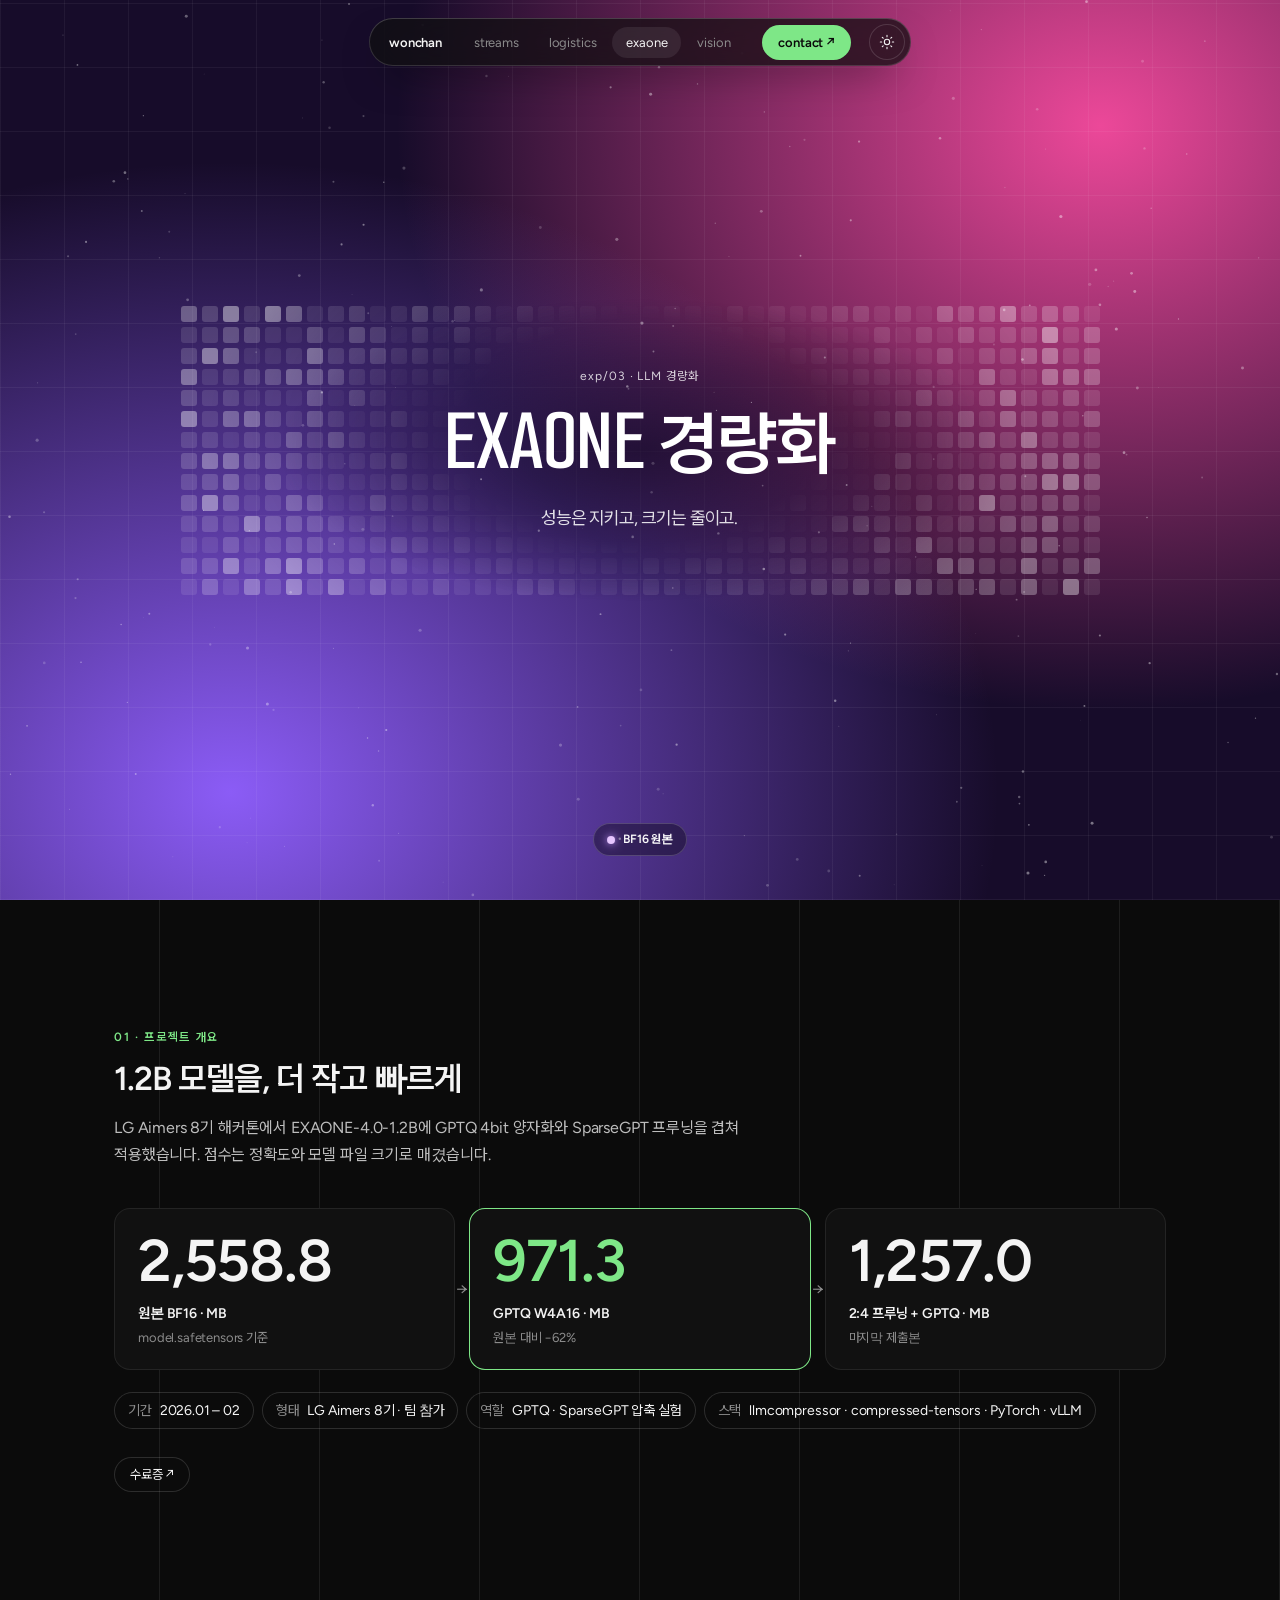
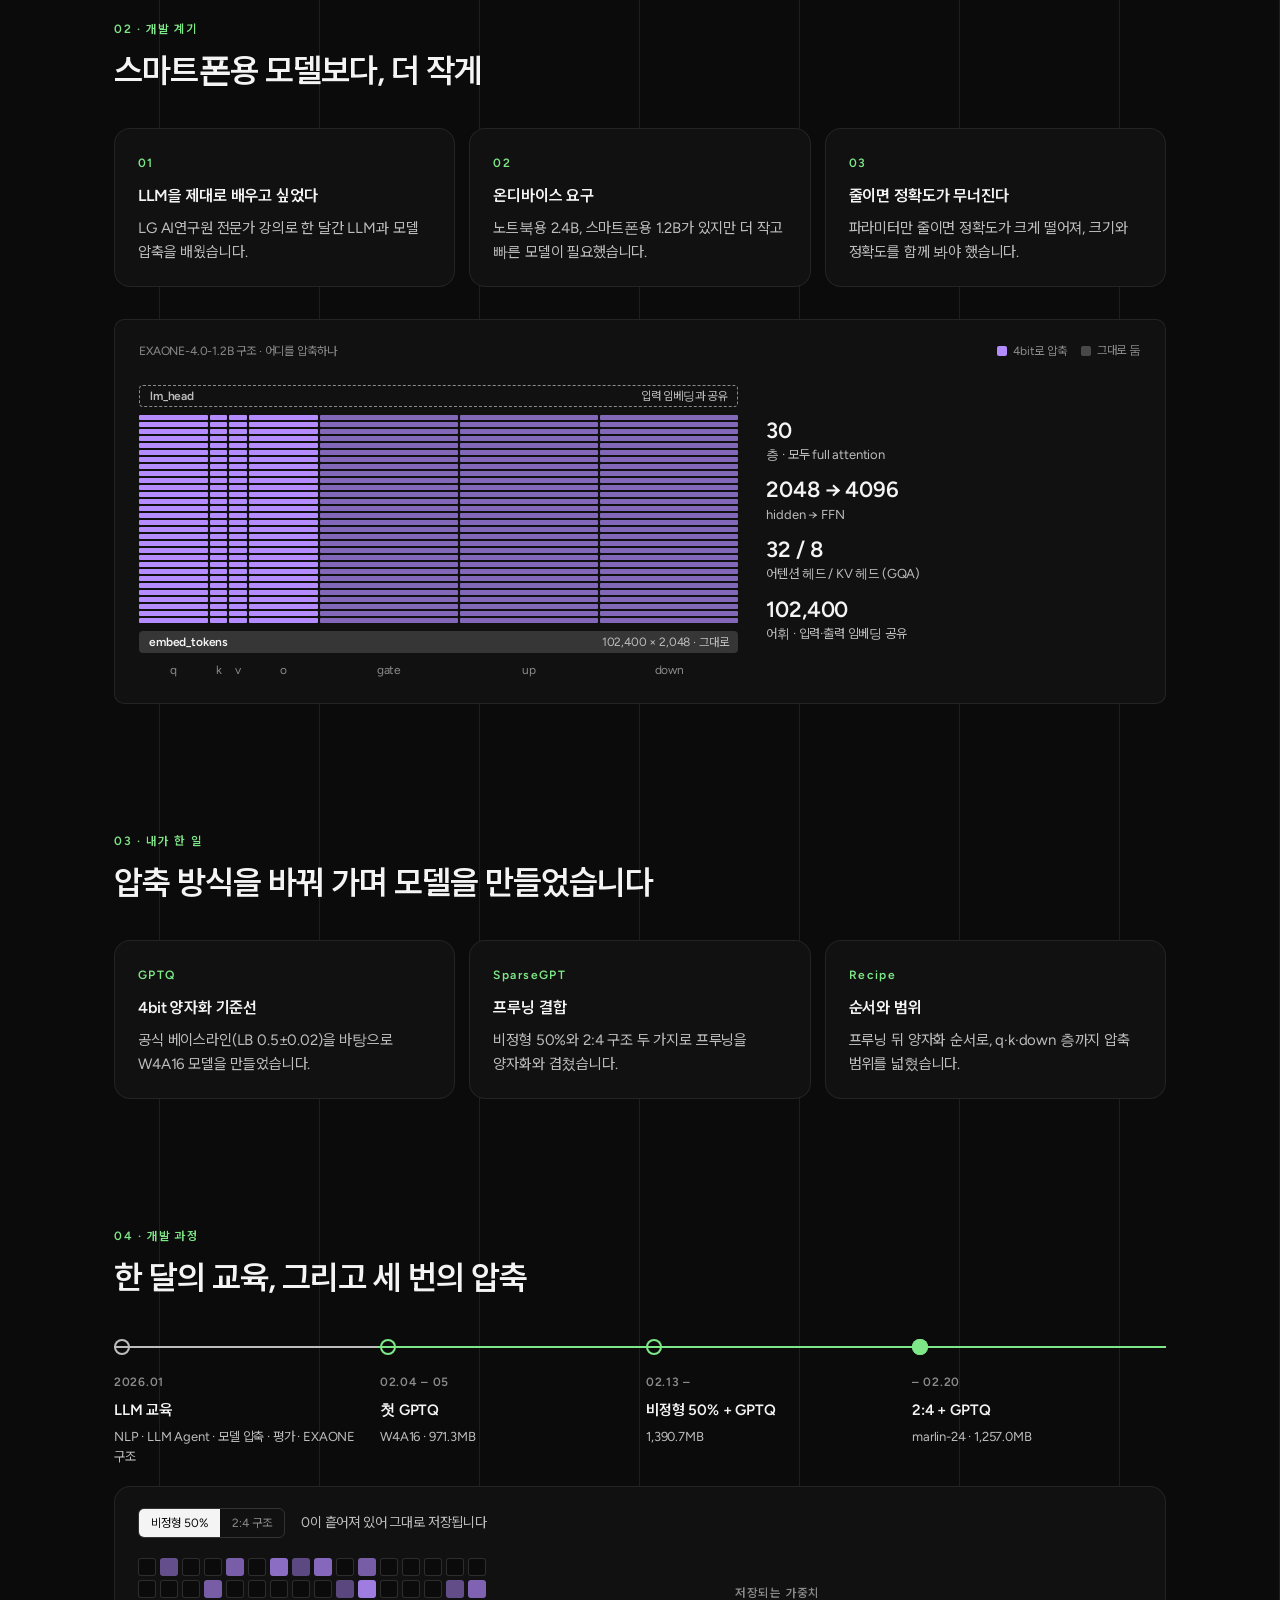
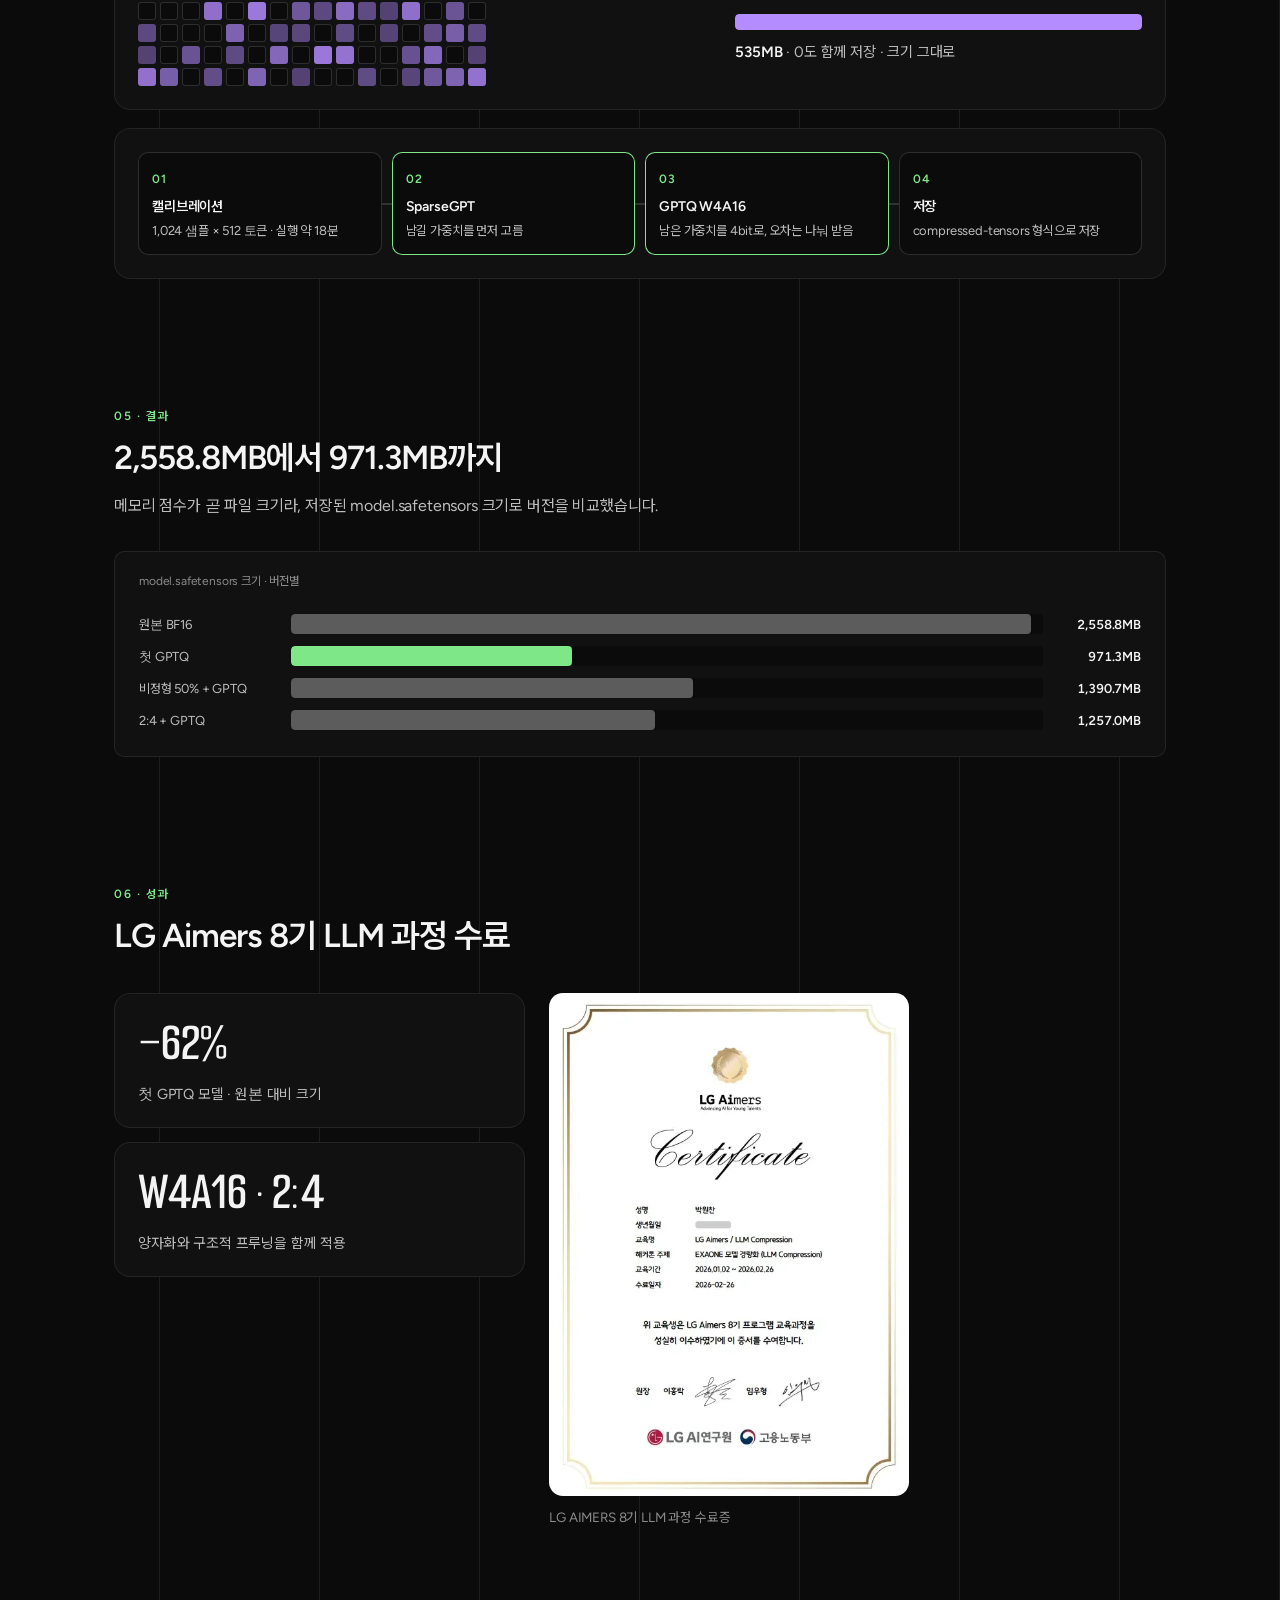
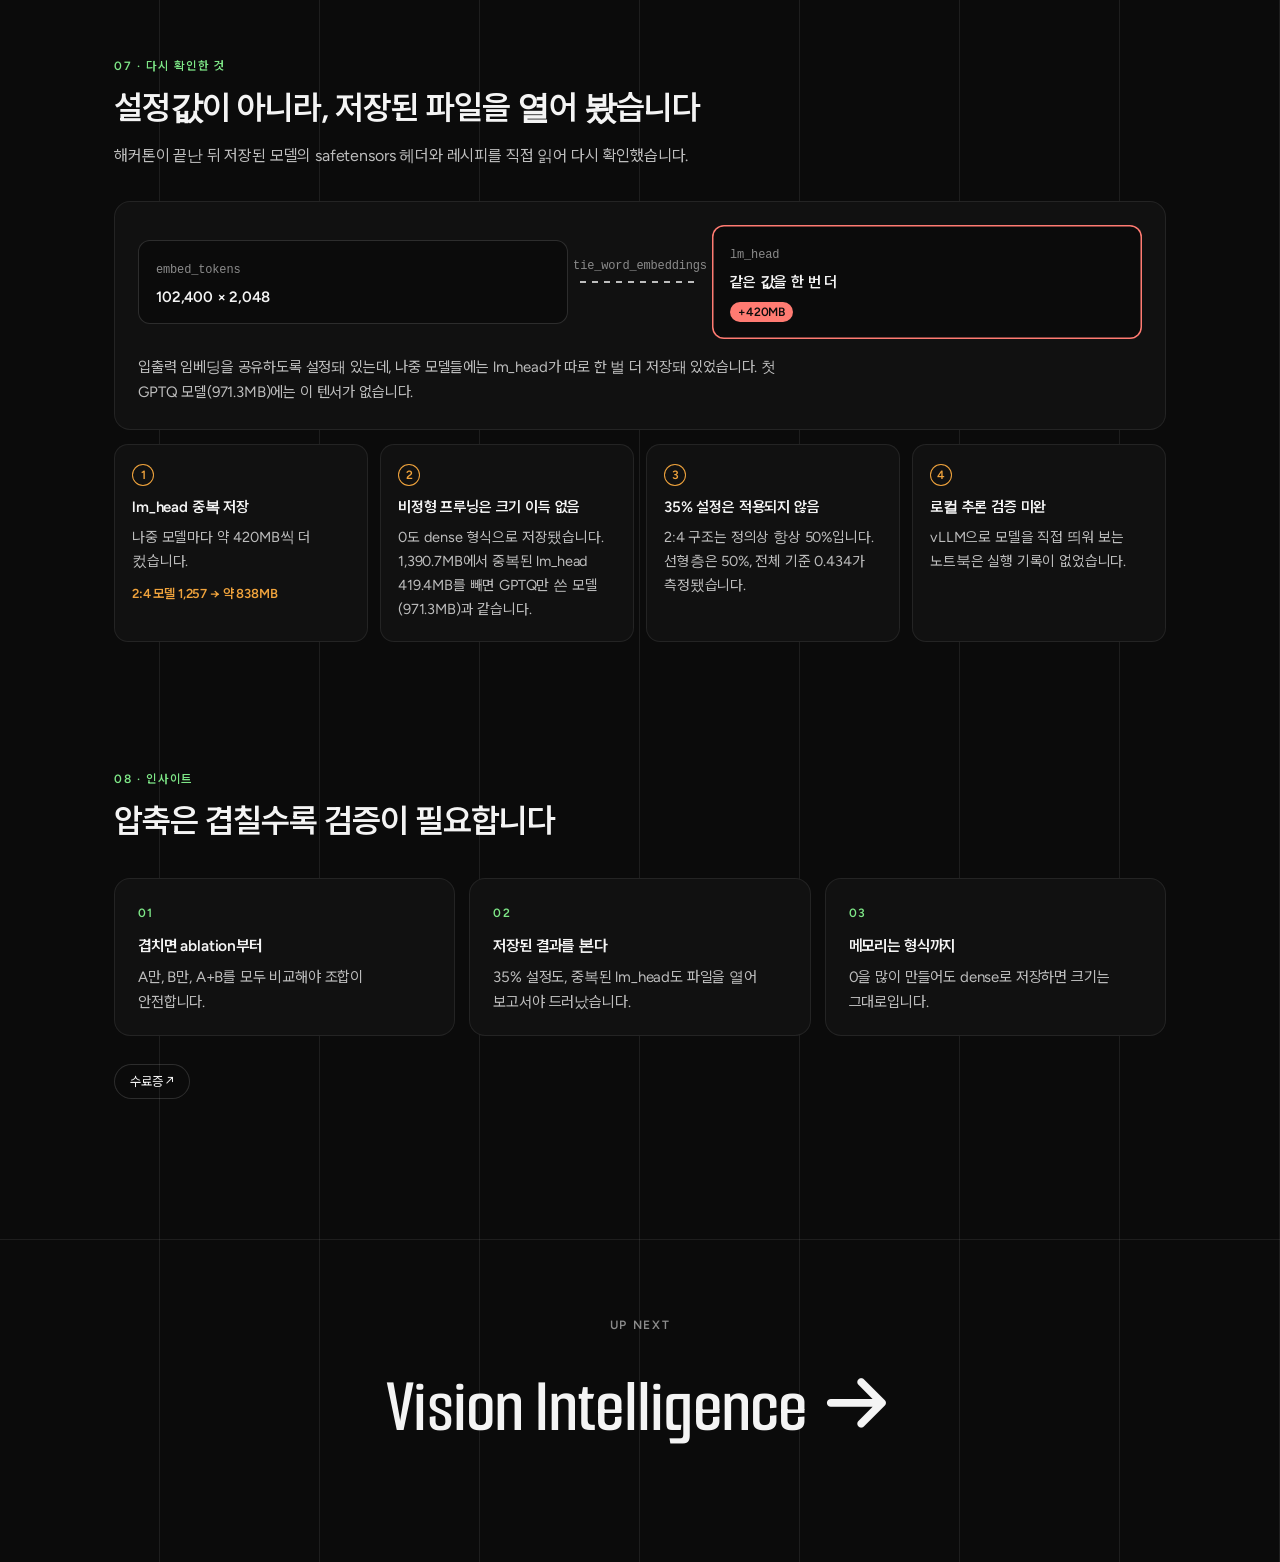
<file: projects/exaone.html>
<!doctype html>
<html lang="ko" data-theme="dark">
<head>
  <meta charset="utf-8" />
  <meta name="viewport" content="width=device-width, initial-scale=1" />
  <title>EXAONE 경량화 — 박원찬</title>
  <meta name="description" content="GPTQ와 SparseGPT를 겹쳐 EXAONE 4.0 1.2B를 모바일용으로 경량화한 LG AIMERS 8기 해커톤." />
  <link rel="icon" href="data:image/svg+xml,%3Csvg xmlns=%27http://www.w3.org/2000/svg%27 viewBox=%270 0 24 24%27%3E%3Ccircle cx=%2712%27 cy=%2712%27 r=%2710%27 fill=%27%23111%27 stroke=%27%23fff%27 stroke-width=%272%27/%3E%3Cpath d=%27M12 2a10 10 0 0 1 0 20z%27 fill=%27%23fff%27/%3E%3C/svg%3E" />
  <link rel="preconnect" href="https://fonts.googleapis.com" />
  <link rel="preconnect" href="https://fonts.gstatic.com" crossorigin />
  <link rel="stylesheet" href="https://fonts.googleapis.com/css2?family=Figtree:wght@300..900&family=Smooch+Sans:wght@100..900&display=swap" />
  <link rel="stylesheet" href="../assets/css/style.css" />
  <script>
    (function () {
      var t = localStorage.getItem('theme');
      if (t) document.documentElement.setAttribute('data-theme', t);
    })();
  </script>
</head>
<body>
  <canvas class="bg-stars" id="stars" aria-hidden="true"></canvas>
  <header class="dock" id="nav">
    <div class="dock-cap">
      <a class="dock-logo" href="../index.html">wonchan</a>
      <nav class="fold dock-links" aria-label="프로젝트">
        <a href="streams.html">streams</a>
        <a href="logistics.html">logistics</a>
        <a href="exaone.html" class="is-active" aria-current="page">exaone</a>
        <a href="vision.html">vision</a>
      </nav>
      <div class="fold fold-menu"><button class="dock-menu" id="dockMenu" type="button" aria-expanded="false" aria-controls="dockSheet">menu <i class="burger" aria-hidden="true"></i></button></div>
      <a class="dock-cta" href="mailto:pow01042@naver.com">contact ↗</a>
      <button class="theme-btn" id="themeBtn" type="button" aria-label="테마 전환">
        <svg class="i-sun" viewBox="0 0 24 24"><circle cx="12" cy="12" r="4"/><path d="M12 2v2M12 20v2M4.9 4.9l1.4 1.4M17.7 17.7l1.4 1.4M2 12h2M20 12h2M4.9 19.1l1.4-1.4M17.7 6.3l1.4-1.4"/></svg>
        <svg class="i-moon" viewBox="0 0 24 24"><path d="M20 14.5A8 8 0 0 1 9.5 4a8 8 0 1 0 10.5 10.5z"/></svg>
      </button>
    </div>
  </header>
  <div class="dock-scrim" id="dockScrim" hidden></div>
  <div class="dock-sheet" id="dockSheet" role="dialog" aria-modal="true" aria-label="메뉴" hidden>
    <div class="sheet-top">
      <a class="dock-logo" href="../index.html">wonchan</a>
      <a class="dock-cta" href="mailto:pow01042@naver.com">contact ↗</a>
      <button class="sheet-close" id="dockClose" type="button">close ✕</button>
    </div>
    <ol class="sheet-links">
      <li style="--i:0"><a href="../index.html"><small>00</small><b>Index</b><span>메인</span></a></li>
      <li style="--i:1"><a href="streams.html"><small>01</small><b>STREAMS</b><span>강화학습</span></a></li>
      <li style="--i:2"><a href="logistics.html"><small>02</small><b>Logistics</b><span>데이터 예측</span></a></li>
      <li style="--i:3"><a href="exaone.html" aria-current="page"><small>03</small><b>EXAONE</b><span>LLM 경량화</span></a></li>
      <li style="--i:4"><a href="vision.html"><small>04</small><b>Vision</b><span>컴퓨터 비전</span></a></li>
    </ol>
    <div class="sheet-foot"><span>wonchan · AI Engineer</span><nav><a href="https://github.com/Matail" target="_blank" rel="noopener">github ↗</a><a href="https://matail.party" target="_blank" rel="noopener">matail.party ↗</a></nav></div>
  </div>

  <main class="cs ex-page">
    <header class="cs-hero ex-hero" data-hero style="--c1:#8b5cf6;--c2:#ec4899;--c3:#170c2a">
      <div class="ex-hgrid" id="heroGrid" aria-hidden="true"></div>
      <p class="ex-phase" aria-hidden="true"><i></i><span id="heroPhase">BF16 원본</span></p>
      <div class="cs-hero-in">
        <p class="cs-kicker">exp/03 · LLM 경량화</p>
        <h1>EXAONE 경량화</h1>
        <p class="cs-tag">성능은 지키고, 크기는 줄이고.</p>
      </div>
    </header>

    <div class="cs-wrap">

      <!-- 01 · 프로젝트 개요 -->
      <section class="cs-sec" id="overview">
        <div class="cs-head reveal">
          <p class="eyebrow">01 · 프로젝트 개요</p>
          <h2>1.2B 모델을, 더 작고 빠르게</h2>
          <p class="st-lede">LG Aimers 8기 해커톤에서 EXAONE-4.0-1.2B에 GPTQ 4bit 양자화와 SparseGPT 프루닝을 겹쳐 적용했습니다. 점수는 정확도와 모델 파일 크기로 매겼습니다.</p>
        </div>
        <ol class="st-journey reveal" aria-label="모델 파일 크기">
          <li><b data-count="2558.8">2,558.8</b><span>원본 BF16 · MB</span><em>model.safetensors 기준</em></li>
          <li class="is-good"><b data-count="971.3">971.3</b><span>GPTQ W4A16 · MB</span><em>원본 대비 −62%</em></li>
          <li><b data-count="1257.0">1,257.0</b><span>2:4 프루닝 + GPTQ · MB</span><em>마지막 제출본</em></li>
        </ol>
        <dl class="st-facts reveal">
          <div><dt>기간</dt><dd>2026.01 – 02</dd></div>
          <div><dt>형태</dt><dd>LG Aimers 8기 · 팀 참가</dd></div>
          <div><dt>역할</dt><dd>GPTQ · SparseGPT 압축 실험</dd></div>
          <div><dt>스택</dt><dd>llmcompressor · compressed-tensors · PyTorch · vLLM</dd></div>
        </dl>
        <div class="cs-links reveal"><a href="../assets/img/ex-cert.webp" target="_blank" rel="noopener">수료증 ↗</a></div>
      </section>

      <!-- 02 · 개발 계기 -->
      <section class="cs-sec" id="why">
        <div class="cs-head reveal">
          <p class="eyebrow">02 · 개발 계기</p>
          <h2>스마트폰용 모델보다, 더 작게</h2>
        </div>
        <div class="st-why">
          <div class="reveal"><i>01</i><b>LLM을 제대로 배우고 싶었다</b><p>LG AI연구원 전문가 강의로 한 달간 LLM과 모델 압축을 배웠습니다.</p></div>
          <div class="reveal" style="--d:90ms"><i>02</i><b>온디바이스 요구</b><p>노트북용 2.4B, 스마트폰용 1.2B가 있지만 더 작고 빠른 모델이 필요했습니다.</p></div>
          <div class="reveal" style="--d:180ms"><i>03</i><b>줄이면 정확도가 무너진다</b><p>파라미터만 줄이면 정확도가 크게 떨어져, 크기와 정확도를 함께 봐야 했습니다.</p></div>
        </div>
        <figure class="chart ex-arch reveal reveal-scale" id="archFig">
          <figcaption><span>EXAONE-4.0-1.2B 구조 · 어디를 압축하나</span><span class="st-keys"><span><i class="box k-q"></i>4bit로 압축</span><span><i class="box k-keep"></i>그대로 둠</span></span></figcaption>
          <div class="ex-arch-body">
            <div class="ex-stack" id="archStack" aria-hidden="true"></div>
            <ul class="ex-arch-facts">
              <li><b>30</b><span>층 · 모두 full attention</span></li>
              <li><b>2048 → 4096</b><span>hidden → FFN</span></li>
              <li><b>32 / 8</b><span>어텐션 헤드 / KV 헤드 (GQA)</span></li>
              <li><b>102,400</b><span>어휘 · 입력·출력 임베딩 공유</span></li>
            </ul>
          </div>
        </figure>
      </section>

      <!-- 03 · 내가 한 일 -->
      <section class="cs-sec" id="role">
        <div class="cs-head reveal">
          <p class="eyebrow">03 · 내가 한 일</p>
          <h2>압축 방식을 바꿔 가며 모델을 만들었습니다</h2>
        </div>
        <div class="st-why">
          <div class="reveal"><i>GPTQ</i><b>4bit 양자화 기준선</b><p>공식 베이스라인(LB 0.5±0.02)을 바탕으로 W4A16 모델을 만들었습니다.</p></div>
          <div class="reveal" style="--d:90ms"><i>SparseGPT</i><b>프루닝 결합</b><p>비정형 50%와 2:4 구조 두 가지로 프루닝을 양자화와 겹쳤습니다.</p></div>
          <div class="reveal" style="--d:180ms"><i>Recipe</i><b>순서와 범위</b><p>프루닝 뒤 양자화 순서로, q·k·down 층까지 압축 범위를 넓혔습니다.</p></div>
        </div>
      </section>

      <!-- 04 · 개발 과정 -->
      <section class="cs-sec" id="process">
        <div class="cs-head reveal">
          <p class="eyebrow">04 · 개발 과정</p>
          <h2>한 달의 교육, 그리고 세 번의 압축</h2>
        </div>
        <ol class="st-time ex-time reveal" id="timeline">
          <li><time>2026.01</time><b>LLM 교육</b><p>NLP · LLM Agent · 모델 압축 · 평가 · EXAONE 구조</p></li>
          <li class="solo"><time>02.04 – 05</time><b>첫 GPTQ</b><p>W4A16 · 971.3MB</p></li>
          <li class="solo"><time>02.13 –</time><b>비정형 50% + GPTQ</b><p>1,390.7MB</p></li>
          <li class="solo now"><time>– 02.20</time><b>2:4 + GPTQ</b><p>marlin-24 · 1,257.0MB</p></li>
        </ol>
        <div class="ex-mask reveal reveal-scale" id="maskFig" data-mode="dense">
          <div class="ex-mask-top">
            <div class="seg" role="group" aria-label="프루닝 방식">
              <button type="button" data-mode="dense" class="is-on" aria-pressed="true">비정형 50%</button>
              <button type="button" data-mode="24" aria-pressed="false">2:4 구조</button>
            </div>
            <span class="ex-mask-note" id="maskNote">0이 흩어져 있어 그대로 저장됩니다</span>
          </div>
          <div class="ex-mask-body">
            <div class="ex-mat" id="maskMat" aria-hidden="true"></div>
            <div class="ex-mask-read">
              <small>저장되는 가중치</small>
              <div class="ex-bytes"><i id="maskBytes"></i></div>
              <p id="maskRead">535MB · 0도 함께 저장</p>
            </div>
          </div>
        </div>
        <div class="lg-pipe ex-pipe reveal reveal-scale" aria-label="압축 순서">
          <div class="lg-step"><small>01</small><b>캘리브레이션</b><span>1,024 샘플 × 512 토큰 · 실행 약 18분</span></div>
          <div class="lg-step hot"><small>02</small><b>SparseGPT</b><span>남길 가중치를 먼저 고름</span></div>
          <div class="lg-step hot"><small>03</small><b>GPTQ W4A16</b><span>남은 가중치를 4bit로, 오차는 나눠 받음</span></div>
          <div class="lg-step"><small>04</small><b>저장</b><span>compressed-tensors 형식으로 저장</span></div>
        </div>
      </section>

      <!-- 05 · 결과 -->
      <section class="cs-sec" id="result">
        <div class="cs-head reveal">
          <p class="eyebrow">05 · 결과</p>
          <h2>2,558.8MB에서 971.3MB까지</h2>
          <p class="st-lede">메모리 점수가 곧 파일 크기라, 저장된 model.safetensors 크기로 버전을 비교했습니다.</p>
        </div>
        <figure class="chart reveal reveal-scale">
          <figcaption><span>model.safetensors 크기 · 버전별</span></figcaption>
          <ul class="bars ex-bars" data-max="2600" data-unit="MB" data-digits="1">
            <li data-v="2558.8">원본 BF16</li>
            <li data-v="971.3" class="best">첫 GPTQ</li>
            <li data-v="1390.7">비정형 50% + GPTQ</li>
            <li data-v="1257.0">2:4 + GPTQ</li>
          </ul>
        </figure>
      </section>

      <!-- 06 · 성과 -->
      <section class="cs-sec" id="award">
        <div class="cs-head reveal">
          <p class="eyebrow">06 · 성과</p>
          <h2>LG Aimers 8기 LLM 과정 수료</h2>
        </div>
        <div class="st-award">
          <div class="cs-metrics">
            <div class="reveal"><b data-count="62" data-prefix="−" data-suffix="%">−62%</b><span>첫 GPTQ 모델 · 원본 대비 크기</span></div>
            <div class="reveal" style="--d:90ms"><b>W4A16 · 2:4</b><span>양자화와 구조적 프루닝을 함께 적용</span></div>
          </div>
          <figure class="cs-fig reveal"><a class="photo" href="../assets/img/ex-cert.webp" target="_blank" rel="noopener"><img src="../assets/img/ex-cert.webp" alt="LG AIMERS 8기 LLM 과정 수료증" loading="lazy" width="558" height="780" /></a><figcaption>LG AIMERS 8기 LLM 과정 수료증</figcaption></figure>
        </div>
      </section>

      <!-- 07 · 다시 확인한 것 -->
      <section class="cs-sec" id="now">
        <div class="cs-head reveal">
          <p class="eyebrow">07 · 다시 확인한 것</p>
          <h2>설정값이 아니라, 저장된 파일을 열어 봤습니다</h2>
          <p class="st-lede">해커톤이 끝난 뒤 저장된 모델의 safetensors 헤더와 레시피를 직접 읽어 다시 확인했습니다.</p>
        </div>
        <div class="ex-dup reveal reveal-scale" id="dupFig">
          <div class="ex-dup-row">
            <div class="ex-blk emb"><small>embed_tokens</small><b>102,400 × 2,048</b></div>
            <i class="ex-tie" aria-hidden="true"><span>tie_word_embeddings</span></i>
            <div class="ex-blk head"><small>lm_head</small><b>같은 값을 한 번 더</b><em>+420MB</em></div>
          </div>
          <p class="ex-dup-cap">입출력 임베딩을 공유하도록 설정돼 있는데, 나중 모델들에는 lm_head가 따로 한 벌 더 저장돼 있었습니다. 첫 GPTQ 모델(971.3MB)에는 이 텐서가 없습니다.</p>
        </div>
        <div class="st-finds">
          <div class="reveal"><i>1</i><b>lm_head 중복 저장</b><p>나중 모델마다 약 420MB씩 더 컸습니다.</p><strong>2:4 모델 1,257 → 약 838MB</strong></div>
          <div class="reveal" style="--d:90ms"><i>2</i><b>비정형 프루닝은 크기 이득 없음</b><p>0도 dense 형식으로 저장됐습니다. 1,390.7MB에서 중복된 lm_head 419.4MB를 빼면 GPTQ만 쓴 모델(971.3MB)과 같습니다.</p></div>
          <div class="reveal" style="--d:180ms"><i>3</i><b>35% 설정은 적용되지 않음</b><p>2:4 구조는 정의상 항상 50%입니다. 선형층은 50%, 전체 기준 0.434가 측정됐습니다.</p></div>
          <div class="reveal" style="--d:270ms"><i>4</i><b>로컬 추론 검증 미완</b><p>vLLM으로 모델을 직접 띄워 보는 노트북은 실행 기록이 없었습니다.</p></div>
        </div>
      </section>

      <!-- 08 · 인사이트 -->
      <section class="cs-sec" id="insight">
        <div class="cs-head reveal">
          <p class="eyebrow">08 · 인사이트</p>
          <h2>압축은 겹칠수록 검증이 필요합니다</h2>
        </div>
        <div class="st-why insights">
          <div class="reveal"><i>01</i><b>겹치면 ablation부터</b><p>A만, B만, A+B를 모두 비교해야 조합이 안전합니다.</p></div>
          <div class="reveal" style="--d:90ms"><i>02</i><b>저장된 결과를 본다</b><p>35% 설정도, 중복된 lm_head도 파일을 열어 보고서야 드러났습니다.</p></div>
          <div class="reveal" style="--d:180ms"><i>03</i><b>메모리는 형식까지</b><p>0을 많이 만들어도 dense로 저장하면 크기는 그대로입니다.</p></div>
        </div>
        <div class="cs-links reveal"><a href="../assets/img/ex-cert.webp" target="_blank" rel="noopener">수료증 ↗</a></div>
      </section>
    </div>

    <a class="cs-next" href="vision.html"><small>UP NEXT</small><b>Vision Intelligence →</b></a>
  </main>

  <script src="../assets/js/main.js"></script>
  <script src="../assets/js/charts.js"></script>
  <script src="../assets/js/motion.js"></script>
  <script src="../assets/js/exaone.js"></script>
</body>
</html>
</file>
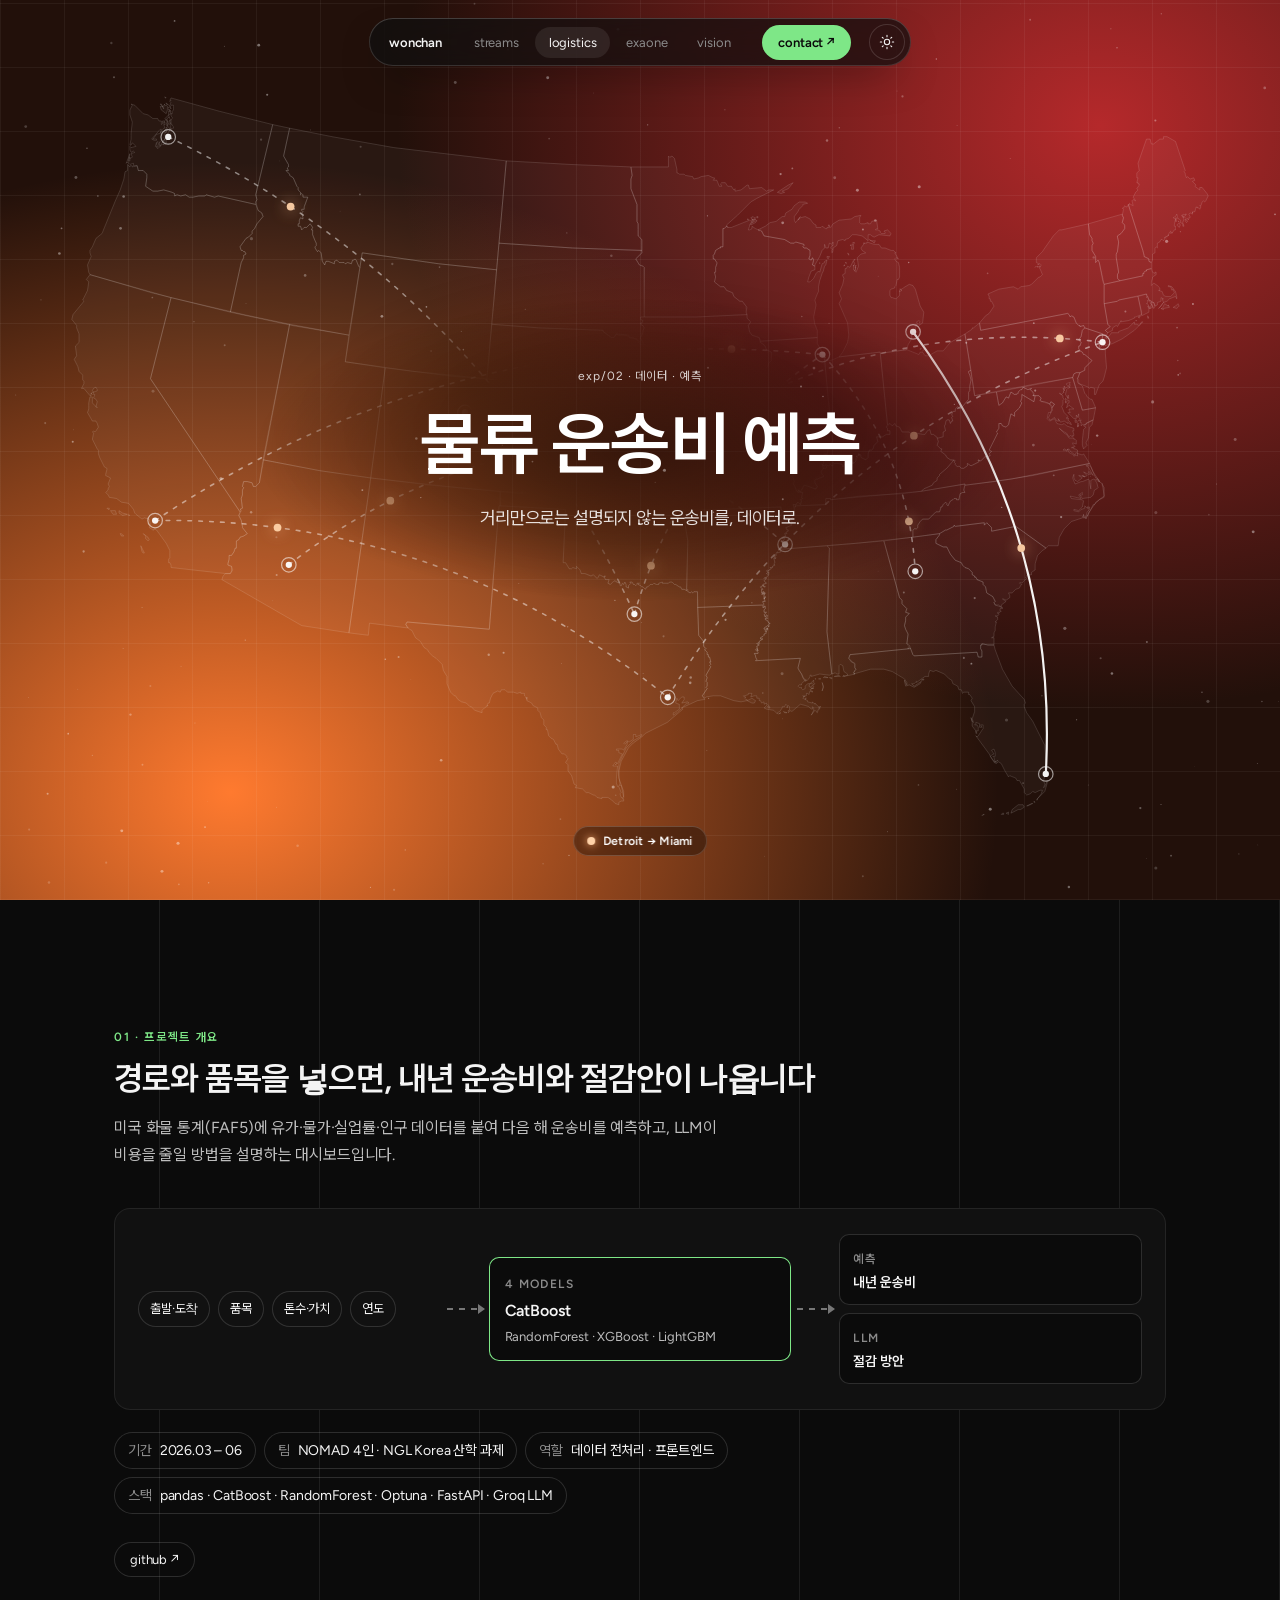
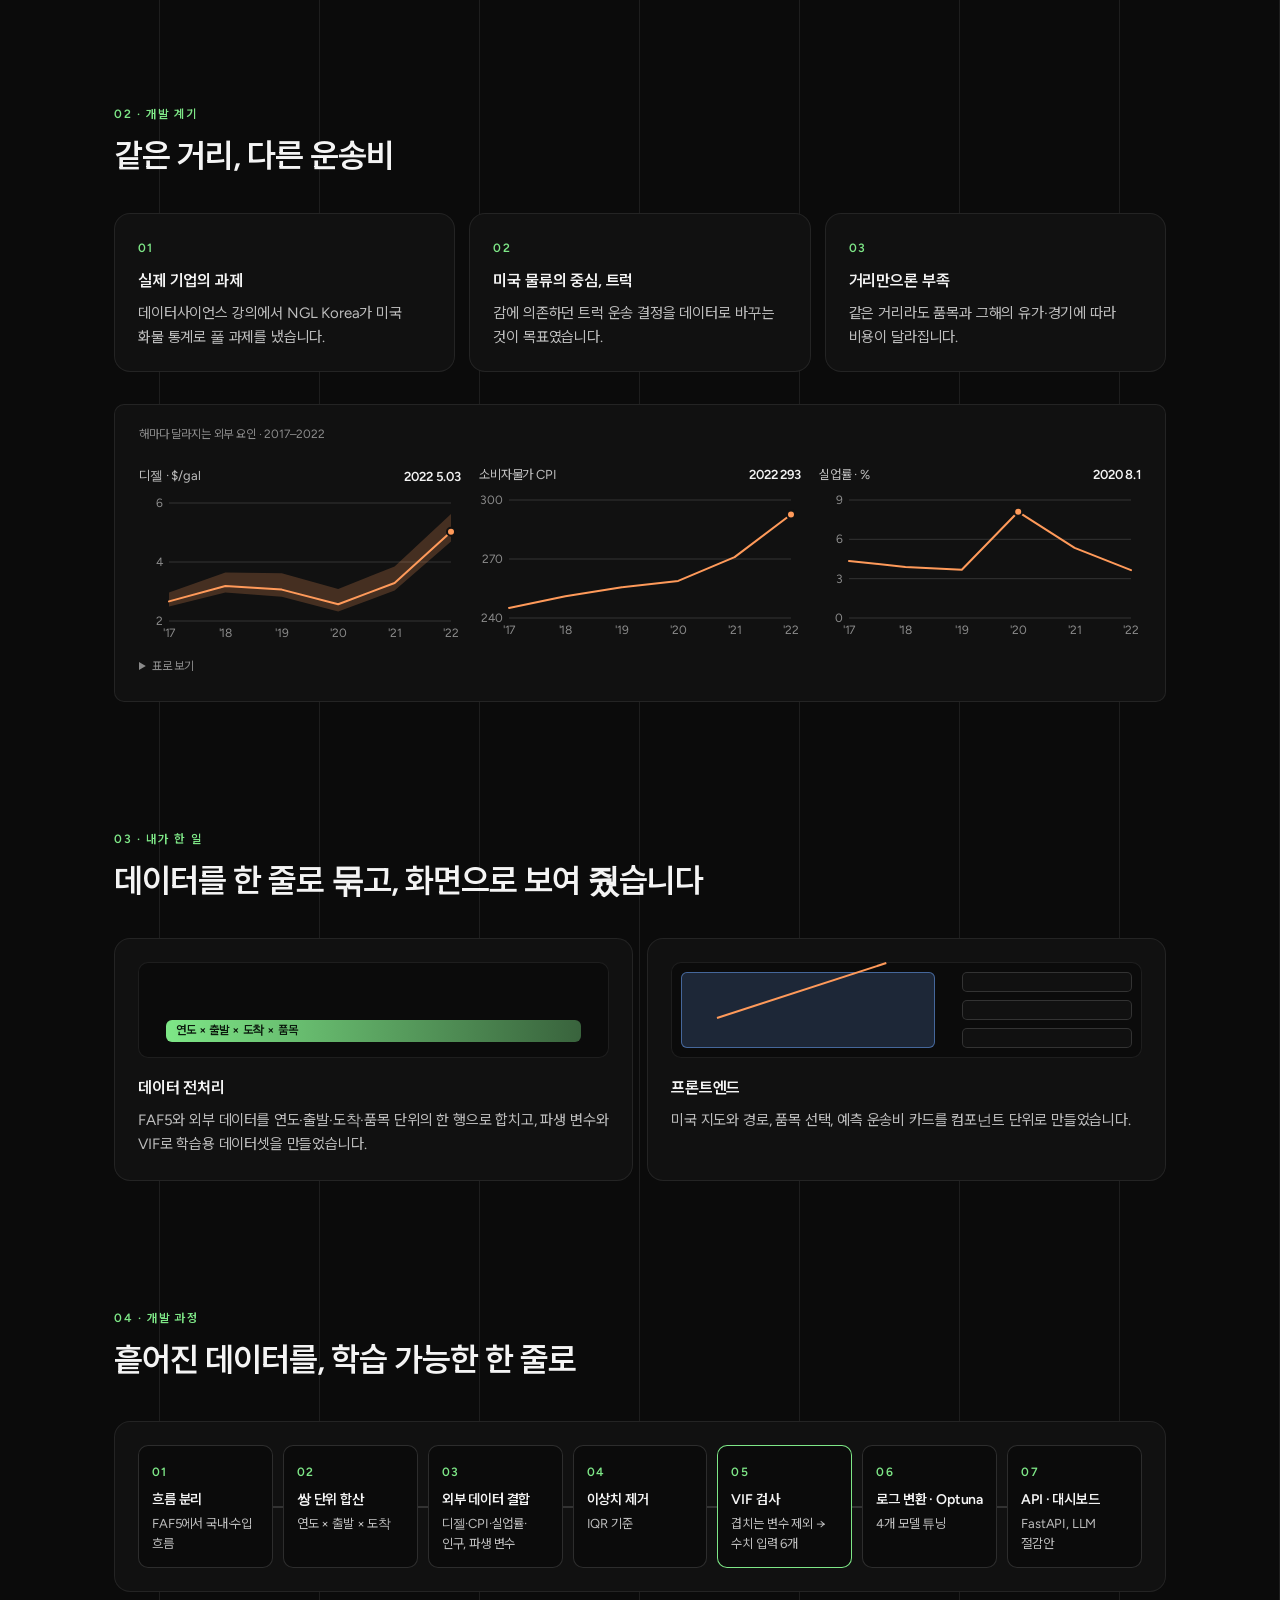
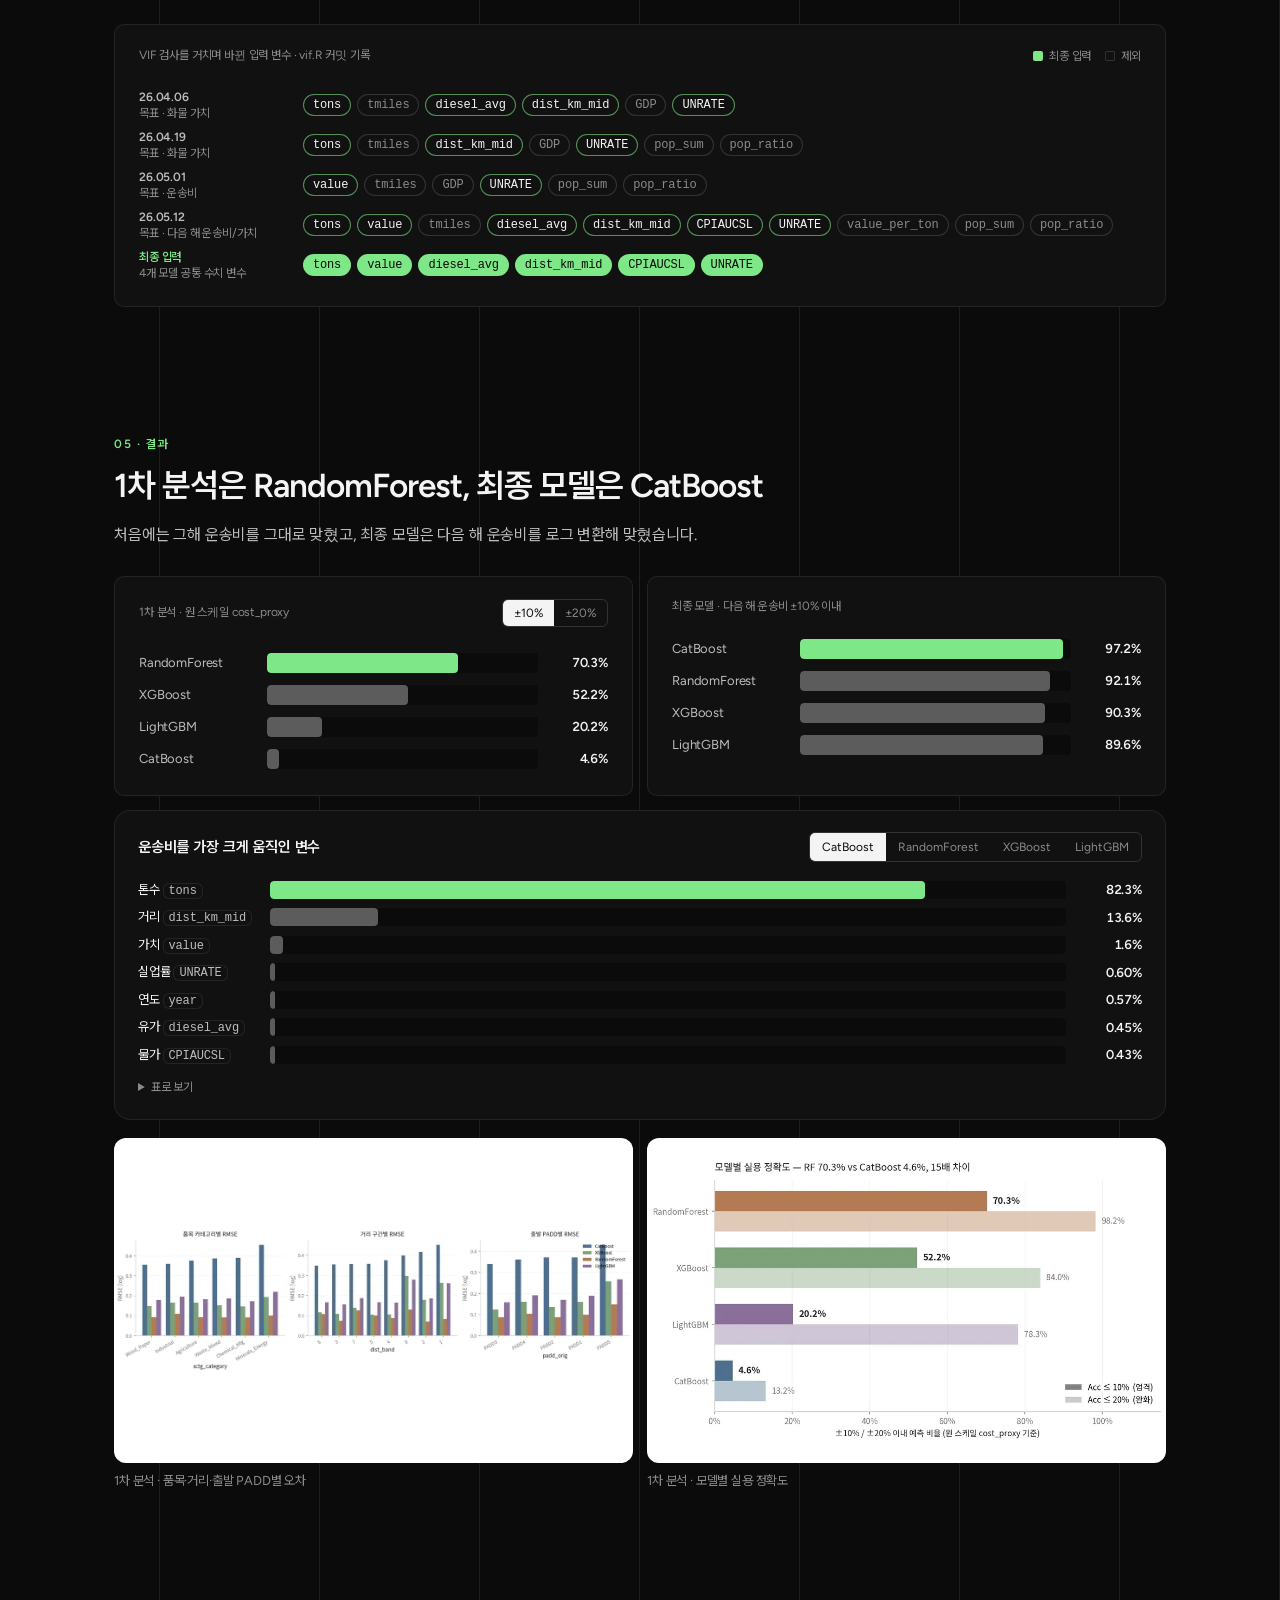
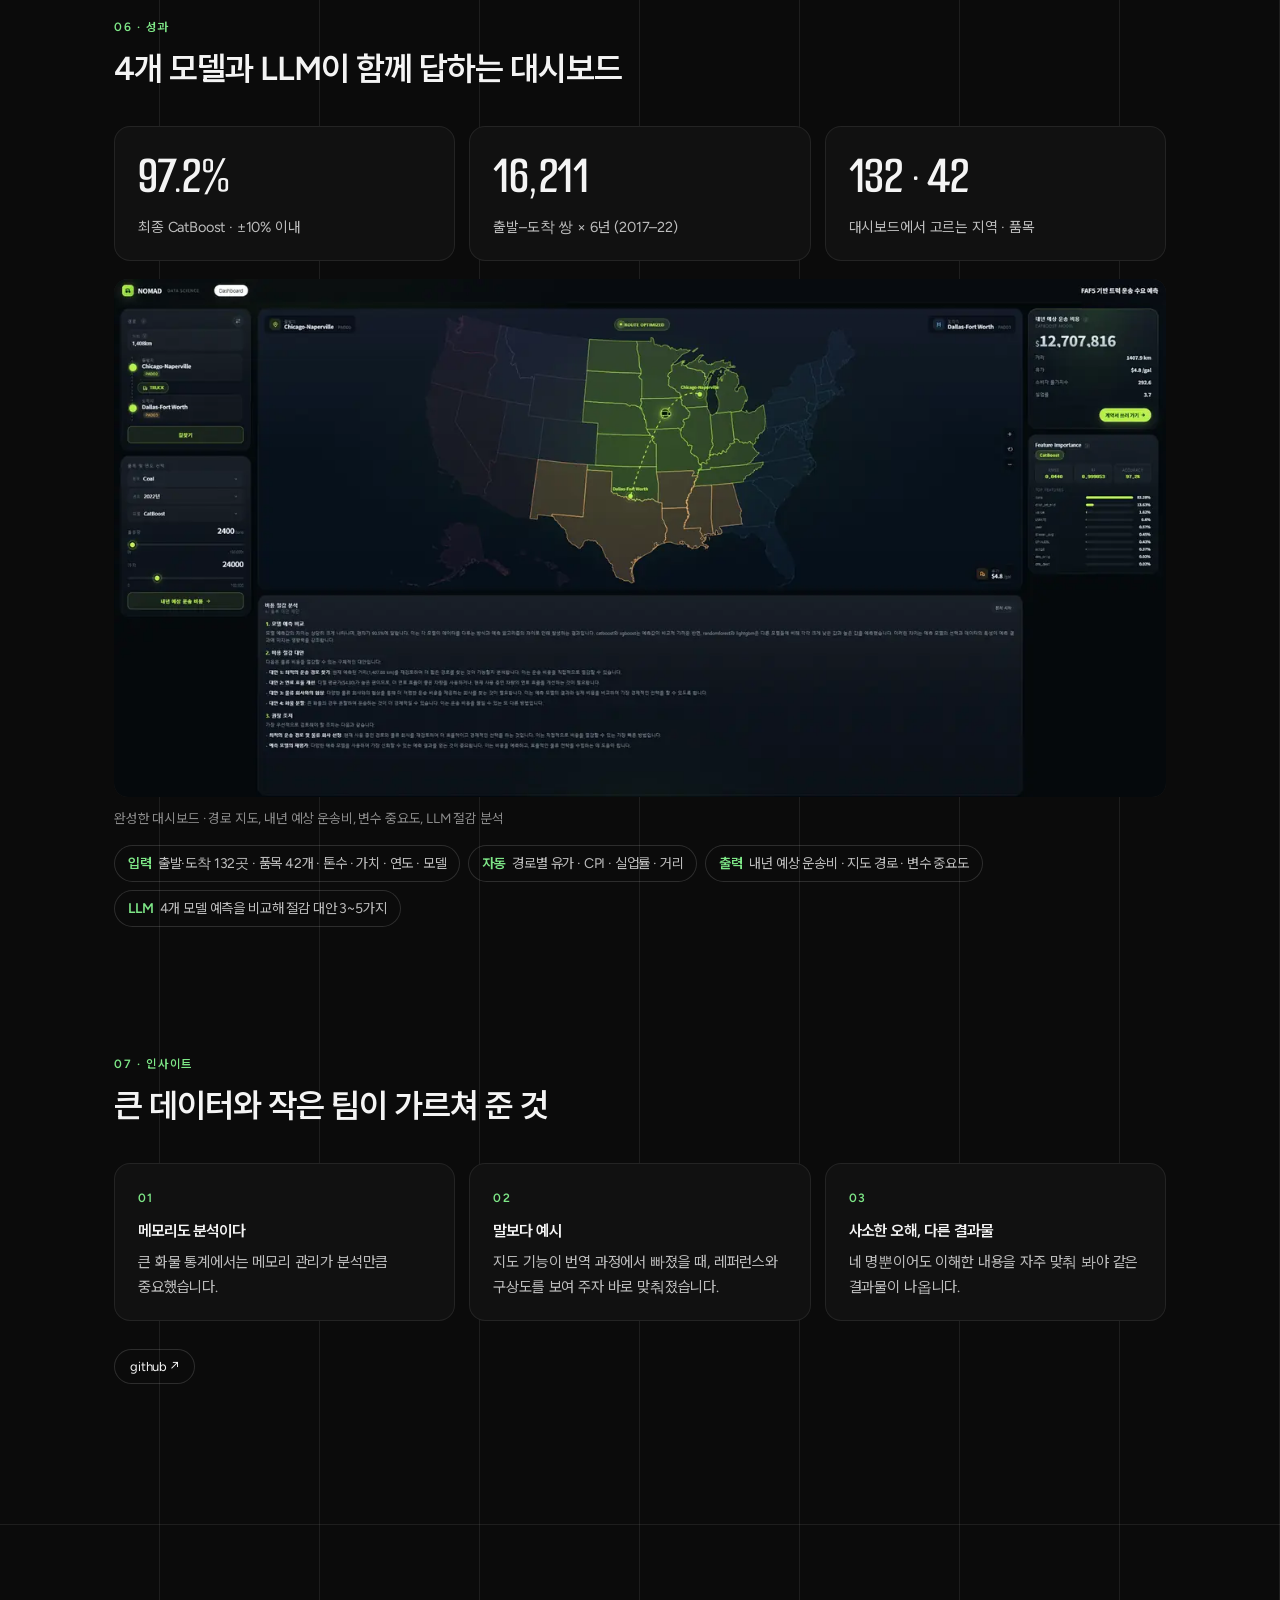
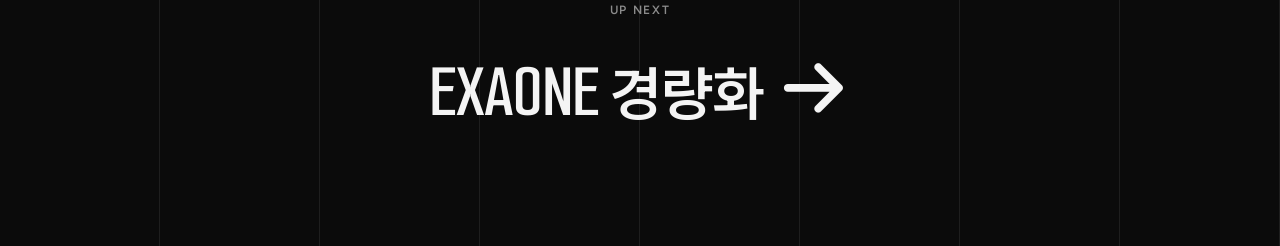
<file: projects/logistics.html>
<!doctype html>
<html lang="ko" data-theme="dark">
<head>
  <meta charset="utf-8" />
  <meta name="viewport" content="width=device-width, initial-scale=1" />
  <title>물류 운송비 예측 — 박원찬</title>
  <meta name="description" content="FAF5 화물 통계와 외부 데이터를 결합한 운송비 예측과 LLM 비용 절감 설명 대시보드." />
  <link rel="icon" href="data:image/svg+xml,%3Csvg xmlns=%27http://www.w3.org/2000/svg%27 viewBox=%270 0 24 24%27%3E%3Ccircle cx=%2712%27 cy=%2712%27 r=%2710%27 fill=%27%23111%27 stroke=%27%23fff%27 stroke-width=%272%27/%3E%3Cpath d=%27M12 2a10 10 0 0 1 0 20z%27 fill=%27%23fff%27/%3E%3C/svg%3E" />
  <link rel="preconnect" href="https://fonts.googleapis.com" />
  <link rel="preconnect" href="https://fonts.gstatic.com" crossorigin />
  <link rel="stylesheet" href="https://fonts.googleapis.com/css2?family=Figtree:wght@300..900&family=Smooch+Sans:wght@100..900&display=swap" />
  <link rel="stylesheet" href="../assets/css/style.css" />
  <script>
    (function () {
      var t = localStorage.getItem('theme');
      if (t) document.documentElement.setAttribute('data-theme', t);
    })();
  </script>
</head>
<body>
  <canvas class="bg-stars" id="stars" aria-hidden="true"></canvas>
  <header class="dock" id="nav">
    <div class="dock-cap">
      <a class="dock-logo" href="../index.html">wonchan</a>
      <nav class="fold dock-links" aria-label="프로젝트">
        <a href="streams.html">streams</a>
        <a href="logistics.html" class="is-active" aria-current="page">logistics</a>
        <a href="exaone.html">exaone</a>
        <a href="vision.html">vision</a>
      </nav>
      <div class="fold fold-menu"><button class="dock-menu" id="dockMenu" type="button" aria-expanded="false" aria-controls="dockSheet">menu <i class="burger" aria-hidden="true"></i></button></div>
      <a class="dock-cta" href="mailto:pow01042@naver.com">contact ↗</a>
      <button class="theme-btn" id="themeBtn" type="button" aria-label="테마 전환">
        <svg class="i-sun" viewBox="0 0 24 24"><circle cx="12" cy="12" r="4"/><path d="M12 2v2M12 20v2M4.9 4.9l1.4 1.4M17.7 17.7l1.4 1.4M2 12h2M20 12h2M4.9 19.1l1.4-1.4M17.7 6.3l1.4-1.4"/></svg>
        <svg class="i-moon" viewBox="0 0 24 24"><path d="M20 14.5A8 8 0 0 1 9.5 4a8 8 0 1 0 10.5 10.5z"/></svg>
      </button>
    </div>
  </header>
  <div class="dock-scrim" id="dockScrim" hidden></div>
  <div class="dock-sheet" id="dockSheet" role="dialog" aria-modal="true" aria-label="메뉴" hidden>
    <div class="sheet-top">
      <a class="dock-logo" href="../index.html">wonchan</a>
      <a class="dock-cta" href="mailto:pow01042@naver.com">contact ↗</a>
      <button class="sheet-close" id="dockClose" type="button">close ✕</button>
    </div>
    <ol class="sheet-links">
      <li style="--i:0"><a href="../index.html"><small>00</small><b>Index</b><span>메인</span></a></li>
      <li style="--i:1"><a href="streams.html"><small>01</small><b>STREAMS</b><span>강화학습</span></a></li>
      <li style="--i:2"><a href="logistics.html" aria-current="page"><small>02</small><b>Logistics</b><span>데이터 예측</span></a></li>
      <li style="--i:3"><a href="exaone.html"><small>03</small><b>EXAONE</b><span>LLM 경량화</span></a></li>
      <li style="--i:4"><a href="vision.html"><small>04</small><b>Vision</b><span>컴퓨터 비전</span></a></li>
    </ol>
    <div class="sheet-foot"><span>wonchan · AI Engineer</span><nav><a href="https://github.com/Matail" target="_blank" rel="noopener">github ↗</a><a href="https://matail.party" target="_blank" rel="noopener">matail.party ↗</a></nav></div>
  </div>

  <main class="cs lg-page">
    <header class="cs-hero lg-hero" data-hero style="--c1:#ff7a2f;--c2:#b5292b;--c3:#22100a">
      <div class="lg-hmap" id="heroMap" aria-hidden="true"></div>
      <p class="lg-route" aria-hidden="true"><i></i><span id="heroRoute">Detroit → Miami</span></p>
      <div class="cs-hero-in">
        <p class="cs-kicker">exp/02 · 데이터 · 예측</p>
        <h1>물류 운송비 예측</h1>
        <p class="cs-tag">거리만으로는 설명되지 않는 운송비를, 데이터로.</p>
      </div>
    </header>

    <div class="cs-wrap">

      <!-- 01 · 프로젝트 개요 -->
      <section class="cs-sec" id="overview">
        <div class="cs-head reveal">
          <p class="eyebrow">01 · 프로젝트 개요</p>
          <h2>경로와 품목을 넣으면, 내년 운송비와 절감안이 나옵니다</h2>
          <p class="st-lede">미국 화물 통계(FAF5)에 유가·물가·실업률·인구 데이터를 붙여 다음 해 운송비를 예측하고, LLM이 비용을 줄일 방법을 설명하는 대시보드입니다.</p>
        </div>
        <div class="lg-io reveal reveal-scale" aria-label="입력에서 출력까지">
          <div class="lg-io-in">
            <span>출발·도착</span><span>품목</span><span>톤수·가치</span><span>연도</span>
          </div>
          <i class="wire" aria-hidden="true"></i>
          <div class="lg-io-mid"><small>4 models</small><b>CatBoost</b><span>RandomForest · XGBoost · LightGBM</span></div>
          <i class="wire" aria-hidden="true"></i>
          <div class="lg-io-out">
            <div><small>예측</small><b>내년 운송비</b></div>
            <div><small>LLM</small><b>절감 방안</b></div>
          </div>
        </div>
        <dl class="st-facts reveal">
          <div><dt>기간</dt><dd>2026.03 – 06</dd></div>
          <div><dt>팀</dt><dd>NOMAD 4인 · NGL Korea 산학 과제</dd></div>
          <div><dt>역할</dt><dd>데이터 전처리 · 프론트엔드</dd></div>
          <div><dt>스택</dt><dd>pandas · CatBoost · RandomForest · Optuna · FastAPI · Groq LLM</dd></div>
        </dl>
        <div class="cs-links reveal"><a href="https://github.com/NOMADATASCIENCE/FAF5_Features/tree/develop" target="_blank" rel="noopener">github ↗</a></div>
      </section>

      <!-- 02 · 개발 계기 -->
      <section class="cs-sec" id="why">
        <div class="cs-head reveal">
          <p class="eyebrow">02 · 개발 계기</p>
          <h2>같은 거리, 다른 운송비</h2>
        </div>
        <div class="st-why">
          <div class="reveal"><i>01</i><b>실제 기업의 과제</b><p>데이터사이언스 강의에서 NGL Korea가 미국 화물 통계로 풀 과제를 냈습니다.</p></div>
          <div class="reveal" style="--d:90ms"><i>02</i><b>미국 물류의 중심, 트럭</b><p>감에 의존하던 트럭 운송 결정을 데이터로 바꾸는 것이 목표였습니다.</p></div>
          <div class="reveal" style="--d:180ms"><i>03</i><b>거리만으론 부족</b><p>같은 거리라도 품목과 그해의 유가·경기에 따라 비용이 달라집니다.</p></div>
        </div>
        <figure class="chart lg-macro reveal reveal-scale" id="macroChart">
          <figcaption><span>해마다 달라지는 외부 요인 · 2017–2022</span></figcaption>
          <div class="lg-macro-grid" id="macroGrid"></div>
        </figure>
      </section>

      <!-- 03 · 내가 한 일 -->
      <section class="cs-sec" id="role">
        <div class="cs-head reveal">
          <p class="eyebrow">03 · 내가 한 일</p>
          <h2>데이터를 한 줄로 묶고, 화면으로 보여 줬습니다</h2>
        </div>
        <div class="lg-roles">
          <div class="lg-role reveal">
            <div class="lg-role-fig" aria-hidden="true">
              <span class="src">FAF5</span><span class="src">유가</span><span class="src">경기</span><span class="src">인구</span>
              <span class="row">연도 × 출발 × 도착 × 품목</span>
            </div>
            <b>데이터 전처리</b>
            <p>FAF5와 외부 데이터를 연도·출발·도착·품목 단위의 한 행으로 합치고, 파생 변수와 VIF로 학습용 데이터셋을 만들었습니다.</p>
          </div>
          <div class="lg-role reveal" style="--d:90ms">
            <div class="lg-role-fig ui" aria-hidden="true"><span class="map"></span><span class="card a"></span><span class="card b"></span><span class="card c"></span></div>
            <b>프론트엔드</b>
            <p>미국 지도와 경로, 품목 선택, 예측 운송비 카드를 컴포넌트 단위로 만들었습니다.</p>
          </div>
        </div>
      </section>

      <!-- 04 · 개발 과정 -->
      <section class="cs-sec" id="process">
        <div class="cs-head reveal">
          <p class="eyebrow">04 · 개발 과정</p>
          <h2>흩어진 데이터를, 학습 가능한 한 줄로</h2>
        </div>
        <ol class="lg-pipe reveal reveal-scale" aria-label="전처리와 학습 과정">
          <li class="lg-step"><small>01</small><b>흐름 분리</b><span>FAF5에서 국내·수입 흐름</span></li>
          <li class="lg-step"><small>02</small><b>쌍 단위 합산</b><span>연도 × 출발 × 도착</span></li>
          <li class="lg-step"><small>03</small><b>외부 데이터 결합</b><span>디젤·CPI·실업률·인구, 파생 변수</span></li>
          <li class="lg-step"><small>04</small><b>이상치 제거</b><span>IQR 기준</span></li>
          <li class="lg-step hot"><small>05</small><b>VIF 검사</b><span>겹치는 변수 제외 → 수치 입력 6개</span></li>
          <li class="lg-step"><small>06</small><b>로그 변환 · Optuna</b><span>4개 모델 튜닝</span></li>
          <li class="lg-step"><small>07</small><b>API · 대시보드</b><span>FastAPI, LLM 절감안</span></li>
        </ol>
        <figure class="chart reveal reveal-scale" id="vifChart">
          <figcaption><span>VIF 검사를 거치며 바뀐 입력 변수 · vif.R 커밋 기록</span><span class="st-keys"><span><i class="box k-keep"></i>최종 입력</span><span><i class="box k-out"></i>제외</span></span></figcaption>
          <ol class="lg-vif" id="vifRows"></ol>
        </figure>
      </section>

      <!-- 05 · 결과 -->
      <section class="cs-sec" id="result">
        <div class="cs-head reveal">
          <p class="eyebrow">05 · 결과</p>
          <h2>1차 분석은 RandomForest, 최종 모델은 CatBoost</h2>
          <p class="st-lede">처음에는 그해 운송비를 그대로 맞혔고, 최종 모델은 다음 해 운송비를 로그 변환해 맞혔습니다.</p>
        </div>
        <div class="lg-two">
          <figure class="chart reveal reveal-scale">
            <figcaption><span>1차 분석 · 원 스케일 cost_proxy</span>
              <span class="seg" data-for="lgBars" role="group" aria-label="오차 범위"><button type="button" class="is-on" data-key="v" aria-pressed="true">±10%</button><button type="button" data-key="v2" aria-pressed="false">±20%</button></span></figcaption>
            <ul class="bars" id="lgBars" data-max="100" data-unit="%">
              <li data-v="70.3" data-v2="98.2" class="best">RandomForest</li>
              <li data-v="52.2" data-v2="84.0">XGBoost</li>
              <li data-v="20.2" data-v2="78.3">LightGBM</li>
              <li data-v="4.6" data-v2="13.2">CatBoost</li>
            </ul>
          </figure>
          <figure class="chart reveal reveal-scale" style="--d:90ms">
            <figcaption><span>최종 모델 · 다음 해 운송비 ±10% 이내</span></figcaption>
            <ul class="bars" data-max="100" data-unit="%" data-digits="1">
              <li data-v="97.2" class="best">CatBoost</li>
              <li data-v="92.1">RandomForest</li>
              <li data-v="90.3">XGBoost</li>
              <li data-v="89.6">LightGBM</li>
            </ul>
          </figure>
        </div>
        <div class="lg-imp reveal reveal-scale" id="impBox">
          <div class="lg-imp-top">
            <b>운송비를 가장 크게 움직인 변수</b>
            <div class="seg" role="group" aria-label="모델" id="impTabs"></div>
          </div>
          <ol class="lg-imp-list" id="impList"></ol>
        </div>
        <div class="st-thumbs two">
          <figure class="reveal"><a href="../assets/img/fa-rmse.webp" target="_blank" rel="noopener"><img src="../assets/img/fa-rmse.webp" alt="품목·거리·출발 지역별 모델 오차" loading="lazy" width="1200" height="337" /></a><figcaption>1차 분석 · 품목·거리·출발 PADD별 오차</figcaption></figure>
          <figure class="reveal" style="--d:90ms"><a href="../assets/img/fa-accuracy.webp" target="_blank" rel="noopener"><img src="../assets/img/fa-accuracy.webp" alt="1차 분석 모델별 실용 정확도" loading="lazy" width="1000" height="552" /></a><figcaption>1차 분석 · 모델별 실용 정확도</figcaption></figure>
        </div>
      </section>

      <!-- 06 · 성과 -->
      <section class="cs-sec" id="award">
        <div class="cs-head reveal">
          <p class="eyebrow">06 · 성과</p>
          <h2>4개 모델과 LLM이 함께 답하는 대시보드</h2>
        </div>
        <div class="cs-metrics">
          <div class="reveal"><b data-count="97.2" data-digits="1" data-suffix="%">97.2%</b><span>최종 CatBoost · ±10% 이내</span></div>
          <div class="reveal" style="--d:90ms"><b data-count="16491" data-digits="0">16,491</b><span>출발–도착 쌍 × 6년 (2017–22)</span></div>
          <div class="reveal" style="--d:180ms"><b>132 · 42</b><span>대시보드에서 고르는 지역 · 품목</span></div>
        </div>
        <figure class="cs-fig lg-dash reveal">
          <a class="photo" href="../assets/img/fa-dashboard.webp" target="_blank" rel="noopener"><img src="../assets/img/fa-dashboard.webp" alt="운송비 예측 대시보드: 경로 지도, 예상 비용, Feature Importance, LLM 분석" loading="lazy" width="1300" height="640" /></a>
          <figcaption>완성한 대시보드 · 경로 지도, 내년 예상 운송비, 변수 중요도, LLM 절감 분석</figcaption>
        </figure>
        <ul class="lg-feat">
          <li><b>입력</b>출발·도착 132곳 · 품목 42개 · 톤수 · 가치 · 연도 · 모델</li>
          <li><b>자동</b>경로별 유가 · CPI · 실업률 · 거리</li>
          <li><b>출력</b>내년 예상 운송비 · 지도 경로 · 변수 중요도</li>
          <li><b>LLM</b>4개 모델 예측을 비교해 절감 대안 3~5가지</li>
        </ul>
      </section>

      <!-- 07 · 인사이트 -->
      <section class="cs-sec" id="insight">
        <div class="cs-head reveal">
          <p class="eyebrow">07 · 인사이트</p>
          <h2>큰 데이터와 작은 팀이 가르쳐 준 것</h2>
        </div>
        <div class="st-why insights">
          <div class="reveal"><i>01</i><b>메모리도 분석이다</b><p>큰 화물 통계에서는 메모리 관리가 분석만큼 중요했습니다.</p></div>
          <div class="reveal" style="--d:90ms"><i>02</i><b>말보다 예시</b><p>지도 기능이 번역 과정에서 빠졌을 때, 레퍼런스와 구상도를 보여 주자 바로 맞춰졌습니다.</p></div>
          <div class="reveal" style="--d:180ms"><i>03</i><b>사소한 오해, 다른 결과물</b><p>네 명뿐이어도 이해한 내용을 자주 맞춰 봐야 같은 결과물이 나옵니다.</p></div>
        </div>
        <div class="cs-links reveal"><a href="https://github.com/NOMADATASCIENCE/FAF5_Features/tree/develop" target="_blank" rel="noopener">github ↗</a></div>
      </section>
    </div>

    <a class="cs-next" href="exaone.html"><small>UP NEXT</small><b>EXAONE 경량화 →</b></a>
  </main>

  <script src="../assets/js/main.js"></script>
  <script src="../assets/js/charts.js"></script>
  <script src="../assets/js/motion.js"></script>
  <script src="../assets/js/us-map.js"></script>
  <script src="../assets/js/logistics-data.js"></script>
  <script src="../assets/js/logistics.js"></script>
</body>
</html>
</file>
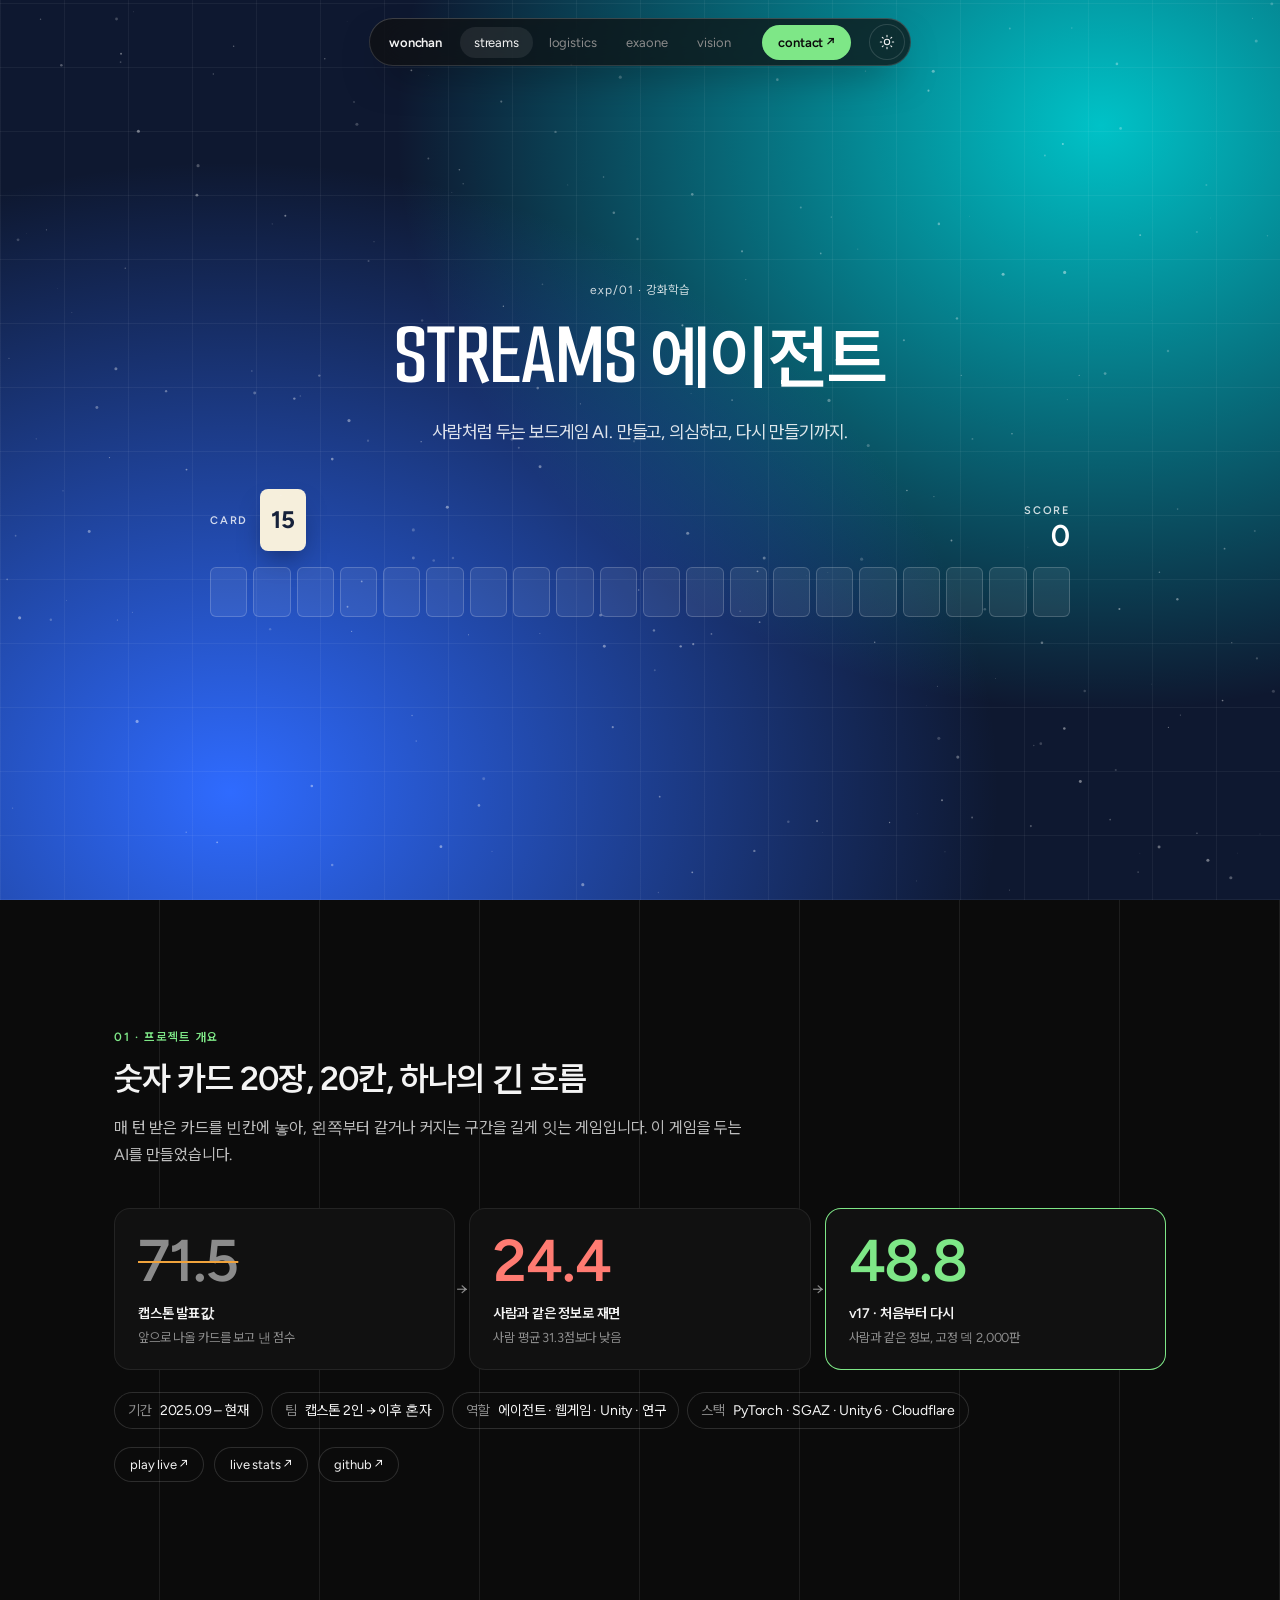
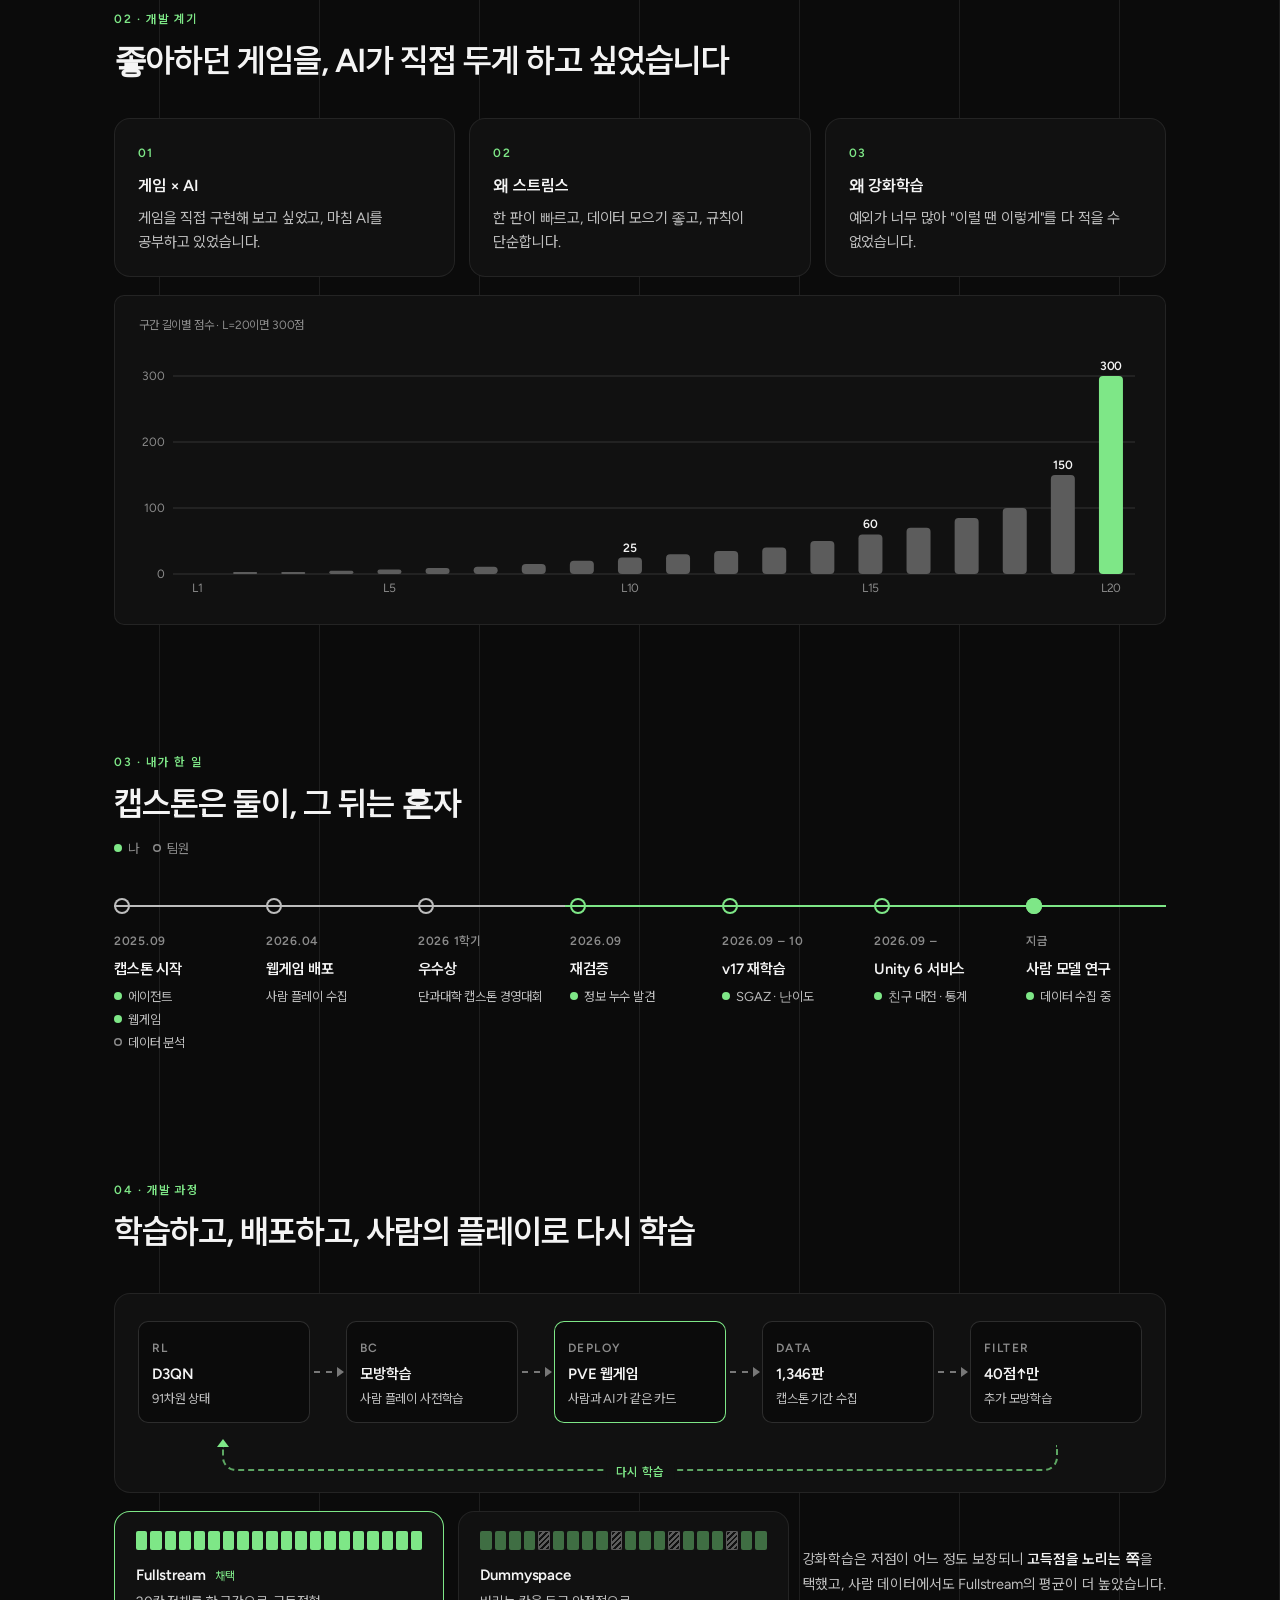
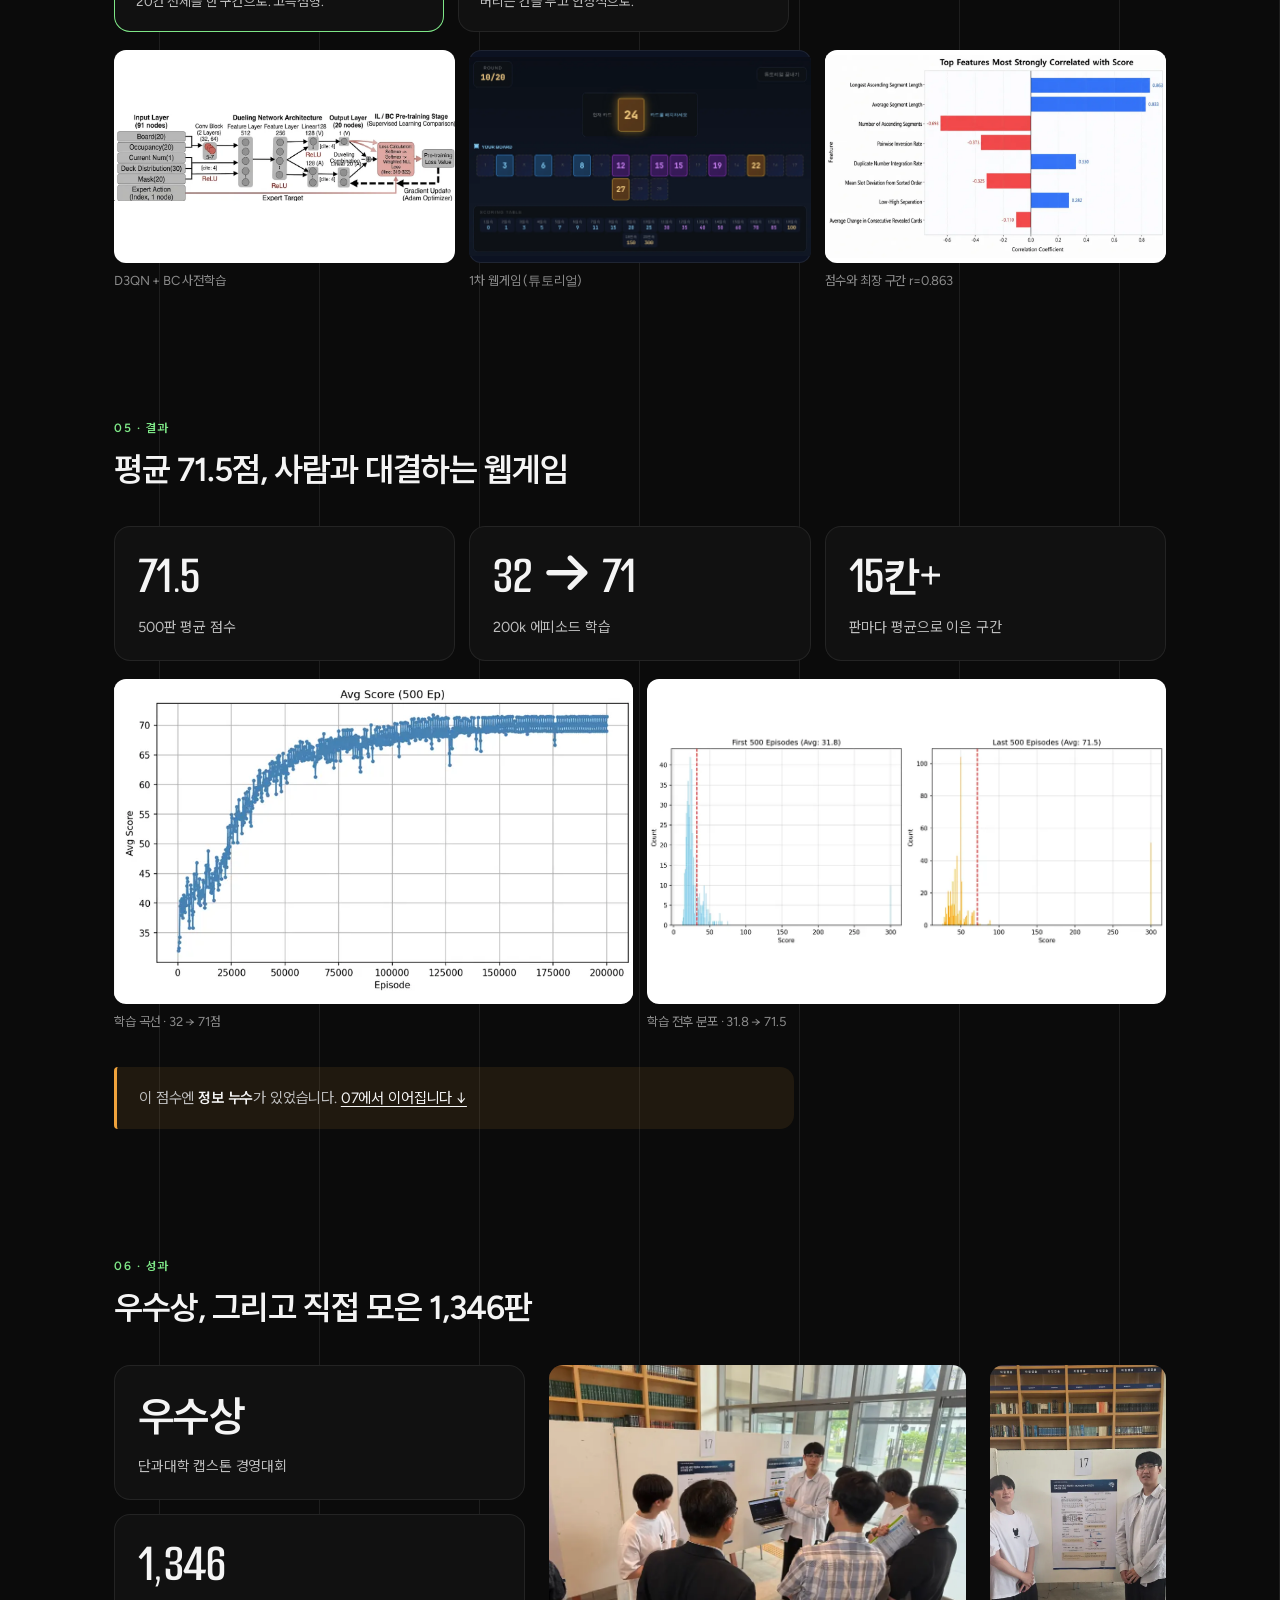
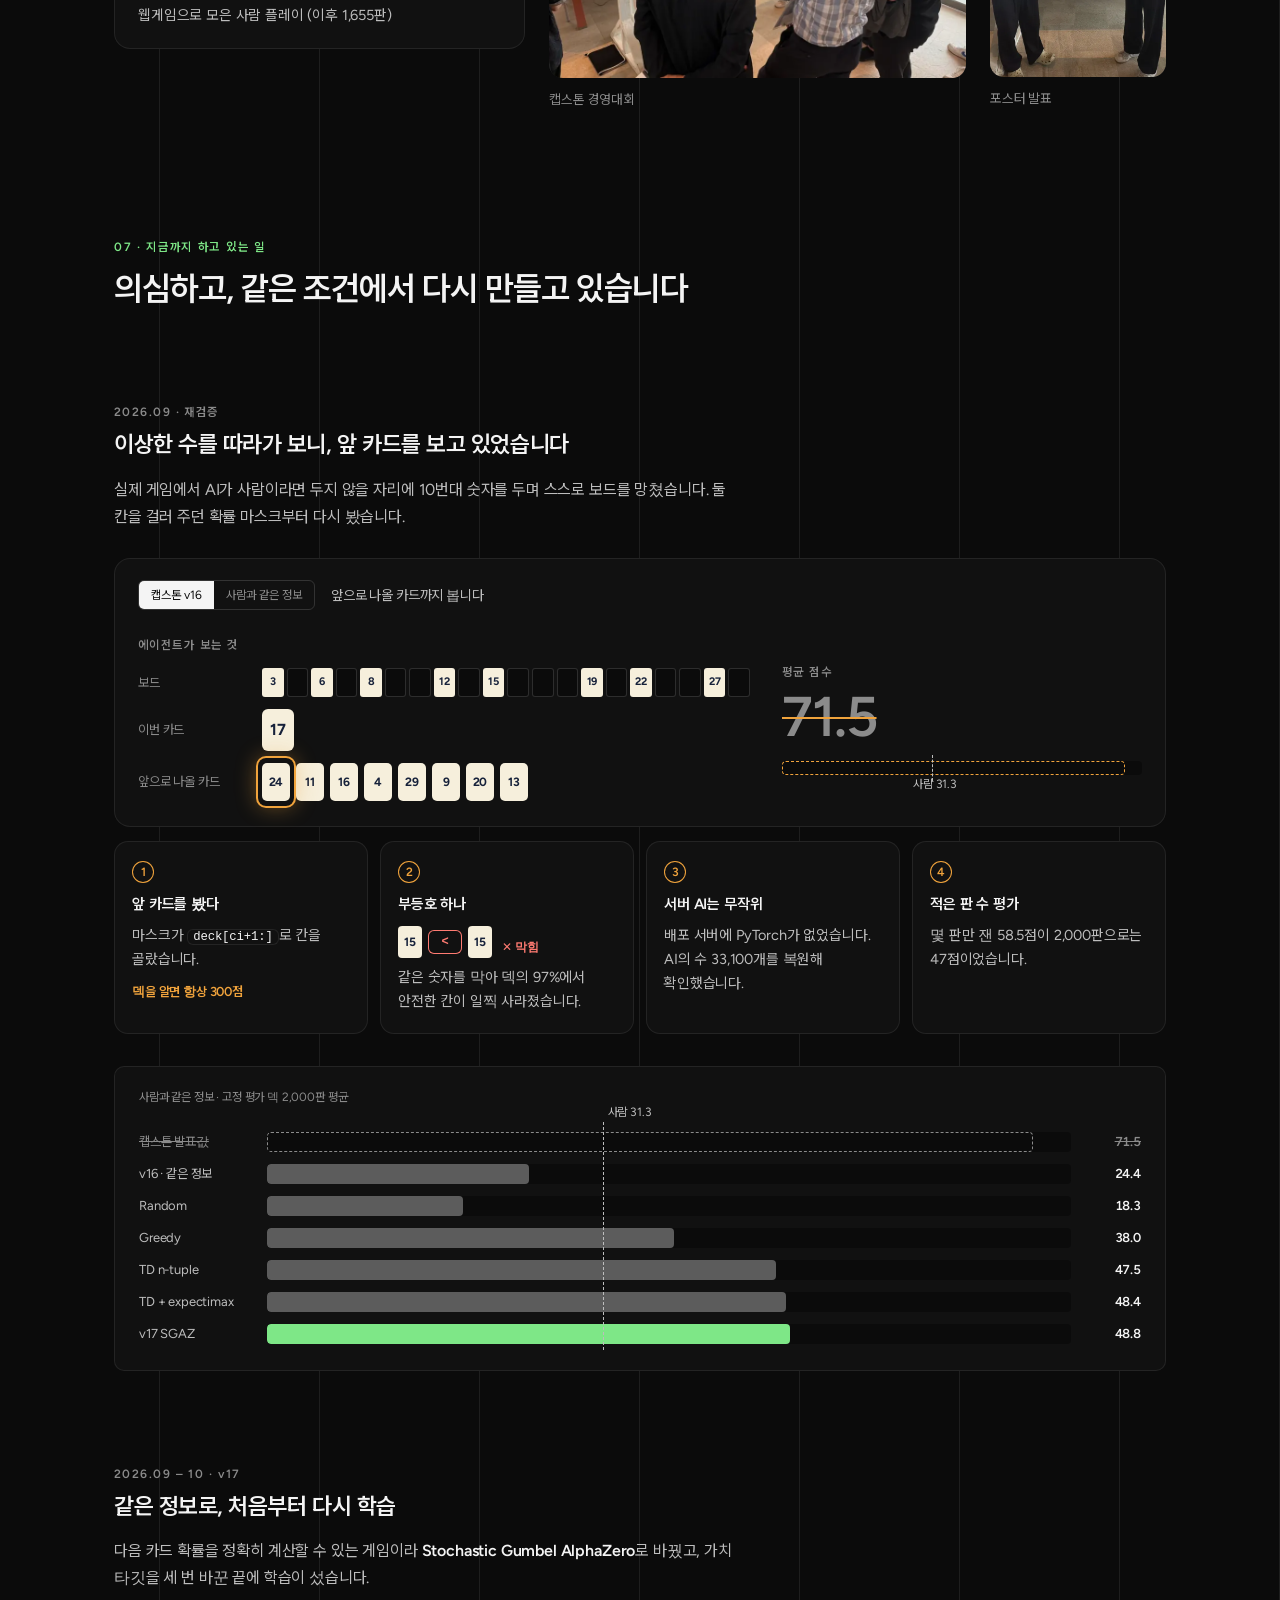
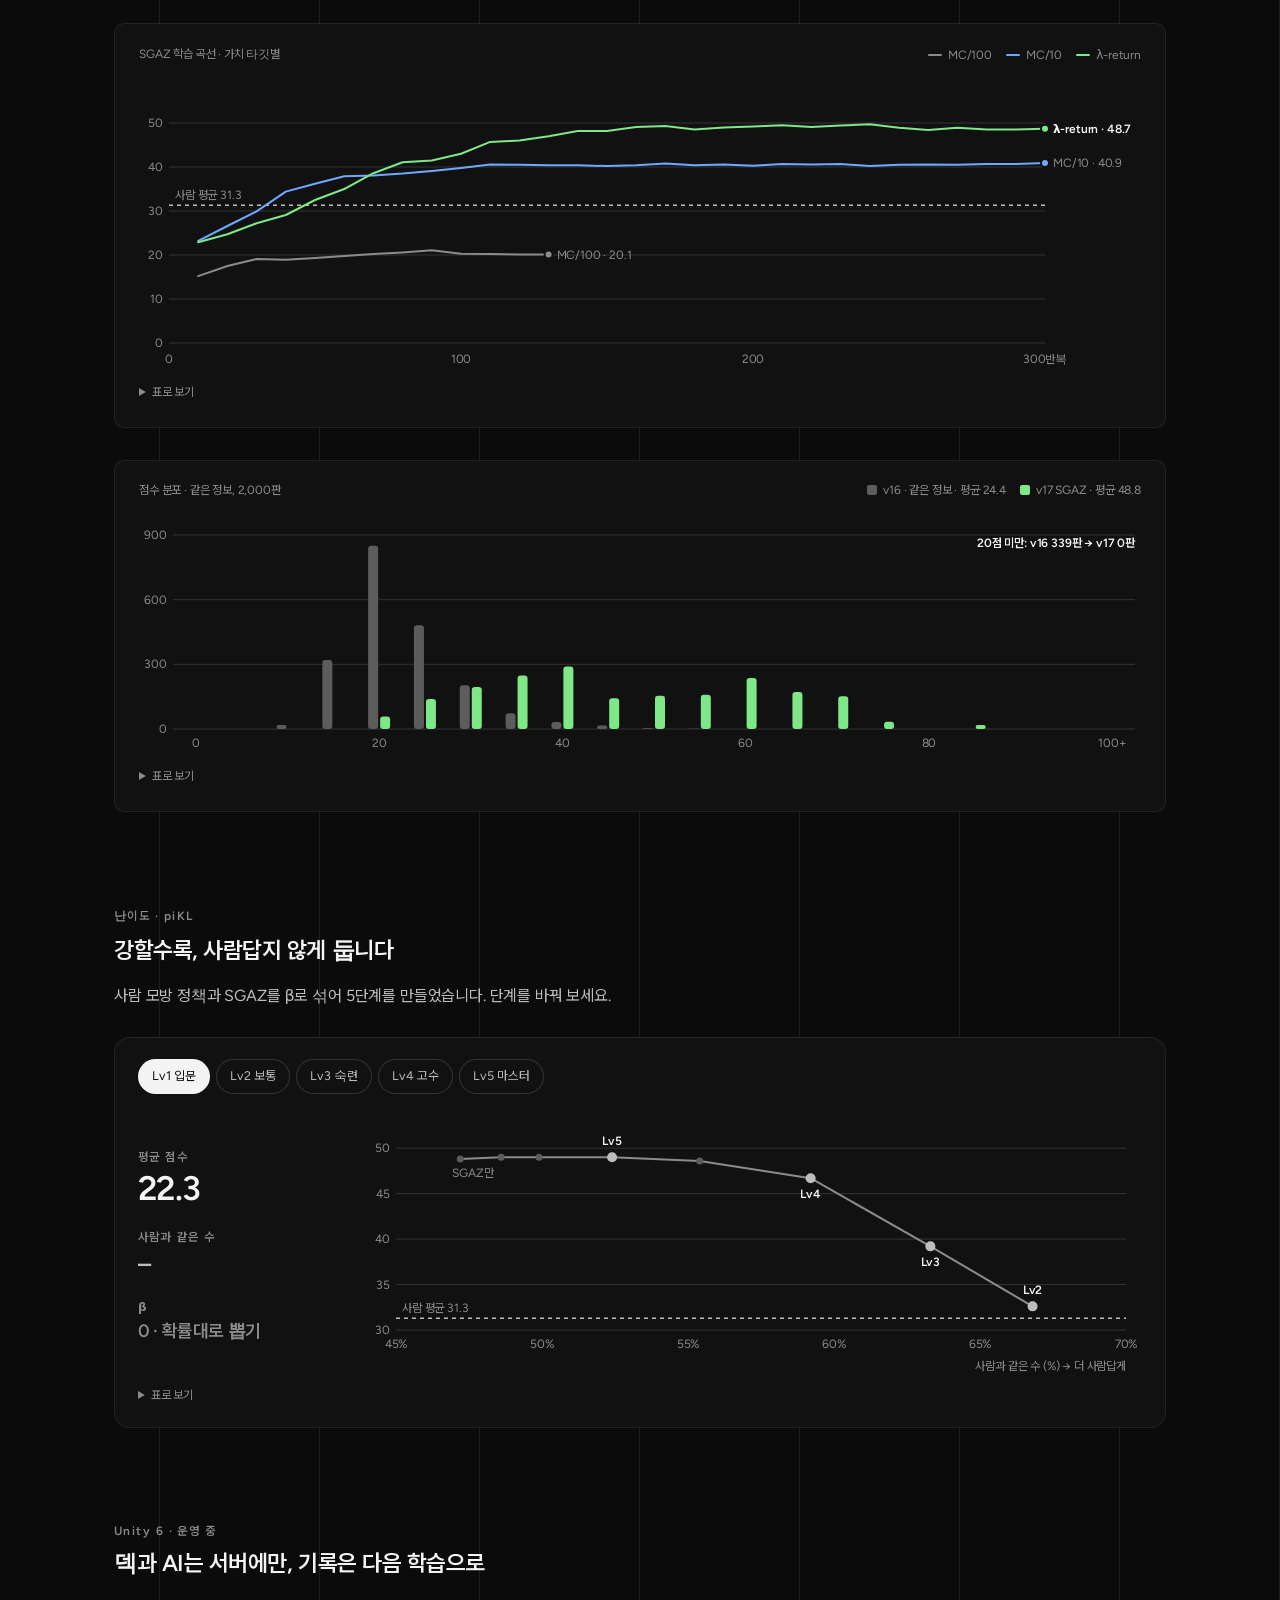
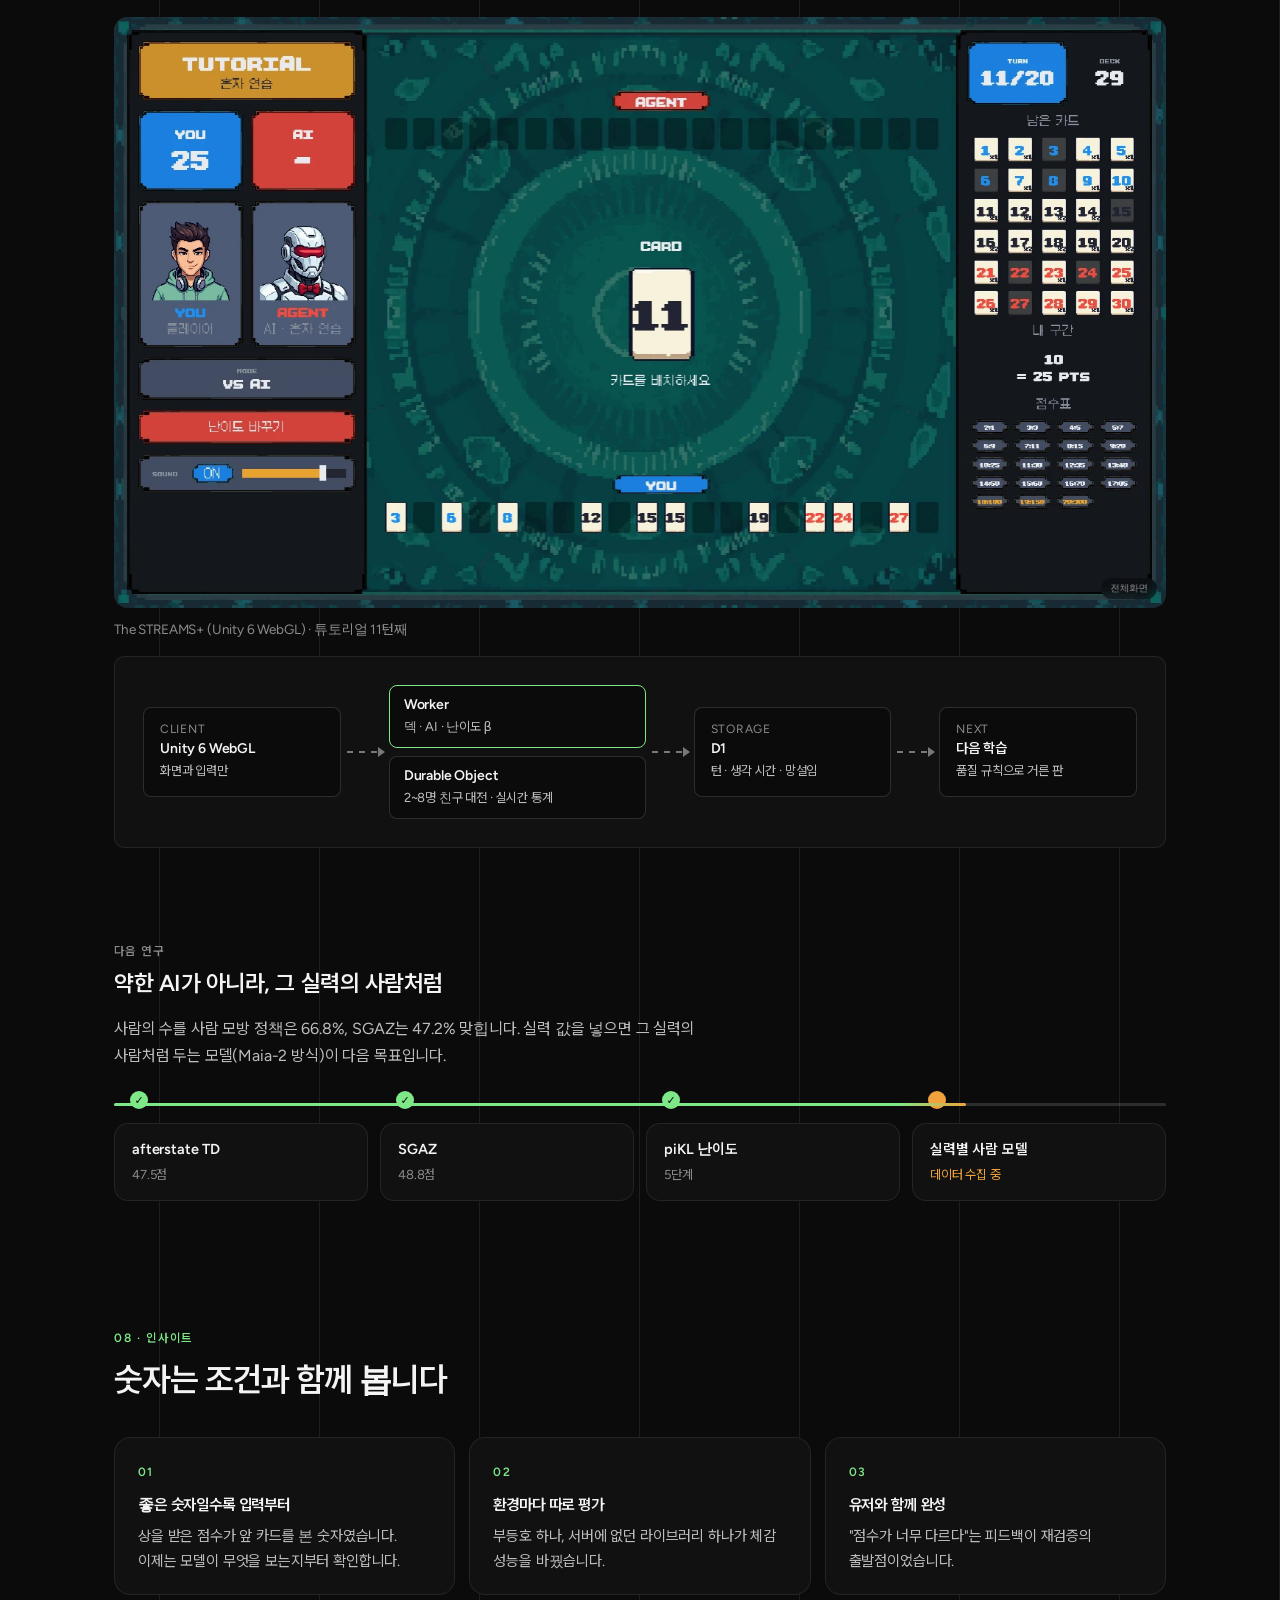
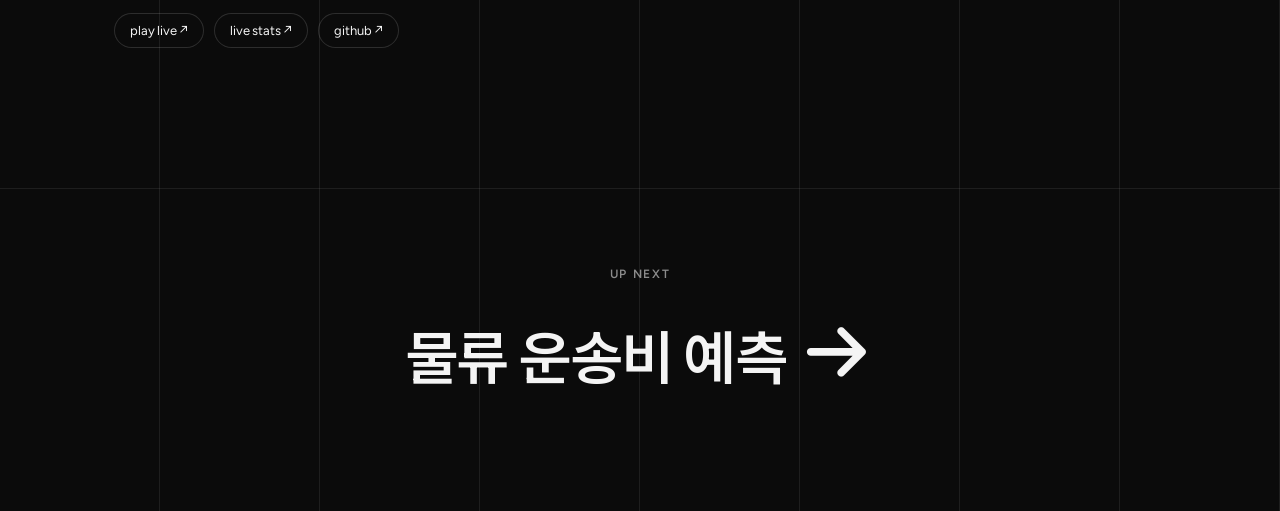
<file: projects/streams.html>
<!doctype html>
<html lang="ko" data-theme="dark">
<head>
  <meta charset="utf-8" />
  <meta name="viewport" content="width=device-width, initial-scale=1" />
  <title>STREAMS 에이전트 — 박원찬</title>
  <meta name="description" content="사람처럼 두는 보드게임 AI. 캡스톤 우수상 뒤 정보 누수를 직접 찾아내고, 사람과 같은 조건에서 다시 학습해 Unity 6로 서비스하고 있습니다." />
  <link rel="icon" href="data:image/svg+xml,%3Csvg xmlns=%27http://www.w3.org/2000/svg%27 viewBox=%270 0 24 24%27%3E%3Ccircle cx=%2712%27 cy=%2712%27 r=%2710%27 fill=%27%23111%27 stroke=%27%23fff%27 stroke-width=%272%27/%3E%3Cpath d=%27M12 2a10 10 0 0 1 0 20z%27 fill=%27%23fff%27/%3E%3C/svg%3E" />
  <link rel="preconnect" href="https://fonts.googleapis.com" />
  <link rel="preconnect" href="https://fonts.gstatic.com" crossorigin />
  <link rel="stylesheet" href="https://fonts.googleapis.com/css2?family=Figtree:wght@300..900&family=Smooch+Sans:wght@100..900&display=swap" />
  <link rel="stylesheet" href="../assets/css/style.css" />
  <script>
    (function () {
      var t = localStorage.getItem('theme');
      if (t) document.documentElement.setAttribute('data-theme', t);
    })();
  </script>
</head>
<body>
  <canvas class="bg-stars" id="stars" aria-hidden="true"></canvas>
  <header class="dock" id="nav">
    <div class="dock-cap">
      <a class="dock-logo" href="../index.html">wonchan</a>
      <nav class="fold dock-links" aria-label="프로젝트">
        <a href="streams.html" class="is-active" aria-current="page">streams</a>
        <a href="logistics.html">logistics</a>
        <a href="exaone.html">exaone</a>
        <a href="vision.html">vision</a>
      </nav>
      <div class="fold fold-menu"><button class="dock-menu" id="dockMenu" type="button" aria-expanded="false" aria-controls="dockSheet">menu <i class="burger" aria-hidden="true"></i></button></div>
      <a class="dock-cta" href="mailto:pow01042@naver.com">contact ↗</a>
      <button class="theme-btn" id="themeBtn" type="button" aria-label="테마 전환">
        <svg class="i-sun" viewBox="0 0 24 24"><circle cx="12" cy="12" r="4"/><path d="M12 2v2M12 20v2M4.9 4.9l1.4 1.4M17.7 17.7l1.4 1.4M2 12h2M20 12h2M4.9 19.1l1.4-1.4M17.7 6.3l1.4-1.4"/></svg>
        <svg class="i-moon" viewBox="0 0 24 24"><path d="M20 14.5A8 8 0 0 1 9.5 4a8 8 0 1 0 10.5 10.5z"/></svg>
      </button>
    </div>
  </header>
  <div class="dock-scrim" id="dockScrim" hidden></div>
  <div class="dock-sheet" id="dockSheet" role="dialog" aria-modal="true" aria-label="메뉴" hidden>
    <div class="sheet-top">
      <a class="dock-logo" href="../index.html">wonchan</a>
      <a class="dock-cta" href="mailto:pow01042@naver.com">contact ↗</a>
      <button class="sheet-close" id="dockClose" type="button">close ✕</button>
    </div>
    <ol class="sheet-links">
      <li style="--i:0"><a href="../index.html"><small>00</small><b>Index</b><span>메인</span></a></li>
      <li style="--i:1"><a href="streams.html" aria-current="page"><small>01</small><b>STREAMS</b><span>강화학습</span></a></li>
      <li style="--i:2"><a href="logistics.html"><small>02</small><b>Logistics</b><span>데이터 예측</span></a></li>
      <li style="--i:3"><a href="exaone.html"><small>03</small><b>EXAONE</b><span>LLM 경량화</span></a></li>
      <li style="--i:4"><a href="vision.html"><small>04</small><b>Vision</b><span>컴퓨터 비전</span></a></li>
    </ol>
    <div class="sheet-foot"><span>wonchan · AI Engineer</span><nav><a href="https://github.com/Matail" target="_blank" rel="noopener">github ↗</a><a href="https://matail.party" target="_blank" rel="noopener">matail.party ↗</a></nav></div>
  </div>

  <main class="cs st-page">
    <header class="cs-hero st-hero" data-hero style="--c1:#2f6bff;--c2:#00c2c7;--c3:#0e1830">
      <div class="cs-hero-in">
        <p class="cs-kicker">exp/01 · 강화학습</p>
        <h1>STREAMS 에이전트</h1>
        <p class="cs-tag">사람처럼 두는 보드게임 AI. 만들고, 의심하고, 다시 만들기까지.</p>
        <div class="st-hboard" id="heroBoard" aria-hidden="true">
          <div class="st-hcard"><small>CARD</small><b id="heroCard">–</b></div>
          <ol class="st-slots" id="heroSlots"></ol>
          <div class="st-hscore"><small>SCORE</small><b id="heroScore">0</b></div>
        </div>
      </div>
    </header>

    <div class="cs-wrap">

      <!-- 01 · 프로젝트 개요 -->
      <section class="cs-sec" id="overview">
        <div class="cs-head reveal">
          <p class="eyebrow">01 · 프로젝트 개요</p>
          <h2>숫자 카드 20장, 20칸, 하나의 긴 흐름</h2>
          <p class="st-lede">매 턴 받은 카드를 빈칸에 놓아, 왼쪽부터 같거나 커지는 구간을 길게 잇는 게임입니다. 이 게임을 두는 AI를 만들었습니다.</p>
        </div>
        <ol class="st-journey reveal" aria-label="평균 점수의 변화">
          <li class="is-void"><b data-count="71.5">71.5</b><span>캡스톤 발표값</span><em>앞으로 나올 카드를 보고 낸 점수</em></li>
          <li class="is-bad"><b data-count="24.4">24.4</b><span>사람과 같은 정보로 재면</span><em>사람 평균 31.3점보다 낮음</em></li>
          <li class="is-good"><b data-count="48.8">48.8</b><span>v17 · 처음부터 다시</span><em>사람과 같은 정보, 고정 덱 2,000판</em></li>
        </ol>
        <dl class="st-facts reveal">
          <div><dt>기간</dt><dd>2025.09 – 현재</dd></div>
          <div><dt>팀</dt><dd>캡스톤 2인 → 이후 혼자</dd></div>
          <div><dt>역할</dt><dd>에이전트 · 웹게임 · Unity · 연구</dd></div>
          <div><dt>스택</dt><dd>PyTorch · SGAZ · Unity 6 · Cloudflare</dd></div>
        </dl>
        <div class="cs-links reveal"><a href="https://matail.party/games/streams-unity" target="_blank" rel="noopener">play live ↗</a><a href="https://matail.party/stats/streams/" target="_blank" rel="noopener">live stats ↗</a><a href="https://github.com/Koojunyeong/streams" target="_blank" rel="noopener">github ↗</a></div>
      </section>

      <!-- 02 · 개발 계기 -->
      <section class="cs-sec" id="why">
        <div class="cs-head reveal">
          <p class="eyebrow">02 · 개발 계기</p>
          <h2>좋아하던 게임을, AI가 직접 두게 하고 싶었습니다</h2>
        </div>
        <div class="st-why">
          <div class="reveal"><i>01</i><b>게임 × AI</b><p>게임을 직접 구현해 보고 싶었고, 마침 AI를 공부하고 있었습니다.</p></div>
          <div class="reveal" style="--d:90ms"><i>02</i><b>왜 스트림스</b><p>한 판이 빠르고, 데이터 모으기 좋고, 규칙이 단순합니다.</p></div>
          <div class="reveal" style="--d:180ms"><i>03</i><b>왜 강화학습</b><p>예외가 너무 많아 "이럴 땐 이렇게"를 다 적을 수 없었습니다.</p></div>
        </div>
        <figure class="chart st-cols-wrap reveal reveal-scale">
          <figcaption><span>구간 길이별 점수 · L=20이면 300점</span></figcaption>
          <div class="st-cols" id="scoreCols" role="img" aria-label="구간 길이 1부터 20까지의 점수: 0, 1, 3, 5, 7, 9, 11, 15, 20, 25, 30, 35, 40, 50, 60, 70, 85, 100, 150, 300"></div>
        </figure>
      </section>

      <!-- 03 · 내가 한 일 -->
      <section class="cs-sec" id="role">
        <div class="cs-head reveal">
          <p class="eyebrow">03 · 내가 한 일</p>
          <h2>캡스톤은 둘이, 그 뒤는 혼자</h2>
          <p class="st-legend"><span class="me">나</span><span class="mate">팀원</span></p>
        </div>
        <ol class="st-time reveal" id="timeline">
          <li><time>2025.09</time><b>캡스톤 시작</b><span class="me">에이전트</span><span class="me">웹게임</span><span class="mate">데이터 분석</span></li>
          <li><time>2026.04</time><b>웹게임 배포</b><p>사람 플레이 수집</p></li>
          <li><time>2026 1학기</time><b>우수상</b><p>단과대학 캡스톤 경영대회</p></li>
          <li class="solo"><time>2026.09</time><b>재검증</b><span class="me">정보 누수 발견</span></li>
          <li class="solo"><time>2026.09 – 10</time><b>v17 재학습</b><span class="me">SGAZ · 난이도</span></li>
          <li class="solo"><time>2026.09 –</time><b>Unity 6 서비스</b><span class="me">친구 대전 · 통계</span></li>
          <li class="solo now"><time>지금</time><b>사람 모델 연구</b><span class="me">데이터 수집 중</span></li>
        </ol>
      </section>

      <!-- 04 · 개발 과정 -->
      <section class="cs-sec" id="process">
        <div class="cs-head reveal">
          <p class="eyebrow">04 · 개발 과정</p>
          <h2>학습하고, 배포하고, 사람의 플레이로 다시 학습</h2>
        </div>
        <div class="st-loop reveal reveal-scale" aria-label="개발 루프">
          <div class="st-node"><small>RL</small><b>D3QN</b><span>91차원 상태</span></div>
          <i class="wire" aria-hidden="true"></i>
          <div class="st-node"><small>BC</small><b>모방학습</b><span>사람 플레이 사전학습</span></div>
          <i class="wire" aria-hidden="true"></i>
          <div class="st-node hub"><small>deploy</small><b>PVE 웹게임</b><span>사람과 AI가 같은 카드</span></div>
          <i class="wire" aria-hidden="true"></i>
          <div class="st-node"><small>data</small><b>1,346판</b><span>캡스톤 기간 수집</span></div>
          <i class="wire" aria-hidden="true"></i>
          <div class="st-node"><small>filter</small><b>40점↑만</b><span>추가 모방학습</span></div>
          <div class="st-back" aria-hidden="true"><span>다시 학습</span></div>
        </div>

        <div class="st-strat">
          <div class="st-strat-card reveal is-pick">
            <div class="st-mini" data-pattern="full" aria-hidden="true"></div>
            <b>Fullstream <em>채택</em></b>
            <p>20칸 전체를 한 구간으로. 고득점형.</p>
          </div>
          <div class="st-strat-card reveal" style="--d:90ms">
            <div class="st-mini" data-pattern="dummy" aria-hidden="true"></div>
            <b>Dummyspace</b>
            <p>버리는 칸을 두고 안정적으로.</p>
          </div>
          <p class="st-strat-why reveal" style="--d:180ms">강화학습은 저점이 어느 정도 보장되니 <b>고득점을 노리는 쪽</b>을 택했고, 사람 데이터에서도 Fullstream의 평균이 더 높았습니다.</p>
        </div>

        <div class="st-thumbs">
          <figure class="reveal"><a href="../assets/img/st-network.webp" target="_blank" rel="noopener"><img src="../assets/img/st-network.webp" alt="Dueling Network 구조도" loading="lazy" width="1000" height="259" /></a><figcaption>D3QN + BC 사전학습</figcaption></figure>
          <figure class="reveal" style="--d:90ms"><a class="dark" href="../assets/img/st-webgame.webp" target="_blank" rel="noopener"><img src="../assets/img/st-webgame.webp" alt="캡스톤 1차 웹게임 화면" loading="lazy" width="1380" height="806" /></a><figcaption>1차 웹게임 (튜토리얼)</figcaption></figure>
          <figure class="reveal" style="--d:180ms"><a href="../assets/img/st-correlation.webp" target="_blank" rel="noopener"><img src="../assets/img/st-correlation.webp" alt="점수와 상관이 높은 특성" loading="lazy" width="1000" height="596" /></a><figcaption>점수와 최장 구간 r=0.863</figcaption></figure>
        </div>
      </section>

      <!-- 05 · 결과 -->
      <section class="cs-sec" id="result">
        <div class="cs-head reveal">
          <p class="eyebrow">05 · 결과</p>
          <h2>평균 71.5점, 사람과 대결하는 웹게임</h2>
        </div>
        <div class="cs-metrics">
          <div class="reveal"><b>71.5</b><span>500판 평균 점수</span></div>
          <div class="reveal" style="--d:90ms"><b>32 → 71</b><span>200k 에피소드 학습</span></div>
          <div class="reveal" style="--d:180ms"><b>15칸+</b><span>판마다 평균으로 이은 구간</span></div>
        </div>
        <div class="st-thumbs two">
          <figure class="reveal"><a href="../assets/img/st-curve.webp" target="_blank" rel="noopener"><img src="../assets/img/st-curve.webp" alt="200k 에피소드 학습 곡선" loading="lazy" width="739" height="440" /></a><figcaption>학습 곡선 · 32 → 71점</figcaption></figure>
          <figure class="reveal" style="--d:90ms"><a href="../assets/img/st-dist.webp" target="_blank" rel="noopener"><img src="../assets/img/st-dist.webp" alt="학습 전후 점수 분포" loading="lazy" width="1100" height="451" /></a><figcaption>학습 전후 분포 · 31.8 → 71.5</figcaption></figure>
        </div>
        <p class="cs-callout warn reveal">이 점수엔 <b>정보 누수</b>가 있었습니다. <a href="#now">07에서 이어집니다 ↓</a></p>
      </section>

      <!-- 06 · 성과 -->
      <section class="cs-sec" id="award">
        <div class="cs-head reveal">
          <p class="eyebrow">06 · 성과</p>
          <h2>우수상, 그리고 직접 모은 1,346판</h2>
        </div>
        <div class="st-award">
          <div class="cs-metrics">
            <div class="reveal"><b>우수상</b><span>단과대학 캡스톤 경영대회</span></div>
            <div class="reveal" style="--d:90ms"><b>1,346</b><span>웹게임으로 모은 사람 플레이 (이후 1,655판)</span></div>
          </div>
          <div class="cs-figs photos">
            <figure class="cs-fig reveal"><a class="photo" href="../assets/img/st-award.webp" target="_blank" rel="noopener"><img src="../assets/img/st-award.webp" alt="캡스톤 경영대회 발표 현장" loading="lazy" width="900" height="675" /></a><figcaption>캡스톤 경영대회</figcaption></figure>
            <figure class="cs-fig reveal" style="--d:90ms"><a class="photo" href="../assets/img/st-team.webp" target="_blank" rel="noopener"><img src="../assets/img/st-team.webp" alt="캡스톤 포스터 발표 현장" loading="lazy" width="622" height="1104" /></a><figcaption>포스터 발표</figcaption></figure>
          </div>
        </div>
      </section>

      <!-- 07 · 지금까지 하고 있는 일 -->
      <section class="cs-sec" id="now">
        <div class="cs-head reveal">
          <p class="eyebrow">07 · 지금까지 하고 있는 일</p>
          <h2>의심하고, 같은 조건에서 다시 만들고 있습니다</h2>
        </div>

        <div class="cs-sub reveal">
          <small>2026.09 · 재검증</small>
          <h3>이상한 수를 따라가 보니, 앞 카드를 보고 있었습니다</h3>
          <p class="st-sub-p">실제 게임에서 AI가 사람이라면 두지 않을 자리에 10번대 숫자를 두며 스스로 보드를 망쳤습니다. 둘 칸을 걸러 주던 확률 마스크부터 다시 봤습니다.</p>
        </div>
        <div class="st-leak reveal reveal-scale" id="leak" data-mode="v16">
          <div class="st-leak-top">
            <div class="seg" role="group" aria-label="에이전트가 보는 정보">
              <button type="button" data-mode="v16" class="is-on" aria-pressed="true">캡스톤 v16</button>
              <button type="button" data-mode="fair" aria-pressed="false">사람과 같은 정보</button>
            </div>
            <span class="st-leak-note" id="leakNote">앞으로 나올 카드까지 봅니다</span>
          </div>
          <div class="st-leak-stage">
            <div class="st-leak-seen">
              <small>에이전트가 보는 것</small>
              <div class="st-leak-row"><span class="lbl">보드</span><ol class="st-mini-board" id="leakBoard" aria-hidden="true"></ol></div>
              <div class="st-leak-row"><span class="lbl">이번 카드</span><span class="st-chip-card">17</span></div>
              <div class="st-leak-row"><span class="lbl">앞으로 나올 카드</span><ol class="st-deck" id="leakDeck" aria-hidden="true"></ol></div>
            </div>
            <div class="st-leak-score">
              <small>평균 점수</small>
              <b id="leakScore">71.5</b>
              <div class="st-leak-bar"><i id="leakFill"></i><em style="--x:41.7%"><span>사람 31.3</span></em></div>
            </div>
          </div>
        </div>

        <div class="st-finds">
          <div class="reveal"><i>1</i><b>앞 카드를 봤다</b><p>마스크가 <code>deck[ci+1:]</code>로 칸을 골랐습니다.</p><strong>덱을 알면 항상 300점</strong></div>
          <div class="reveal" style="--d:90ms"><i>2</i><b>부등호 하나</b>
            <div class="st-eqs" aria-hidden="true">
              <div class="st-eq bug"><span class="c">15</span><em>&lt;</em><span class="c">15</span><b>✕ 막힘</b></div>
              <div class="st-eq fix"><span class="c">15</span><em>&lt;=</em><span class="c">15</span><b>✓ 이어짐</b></div>
            </div>
            <p>같은 숫자를 막아 덱의 97%에서 안전한 칸이 일찍 사라졌습니다.</p></div>
          <div class="reveal" style="--d:180ms"><i>3</i><b>서버 AI는 무작위</b><p>배포 서버에 PyTorch가 없었습니다. AI의 수 33,100개를 복원해 확인했습니다.</p></div>
          <div class="reveal" style="--d:270ms"><i>4</i><b>적은 판 수 평가</b><p>몇 판만 잰 58.5점이 2,000판으로는 47점이었습니다.</p></div>
        </div>

        <figure class="chart reveal reveal-scale">
          <figcaption><span>사람과 같은 정보 · 고정 평가 덱 2,000판 평균</span></figcaption>
          <ul class="bars" data-max="75" data-ref="31.3" data-ref-label="사람 31.3">
            <li data-v="71.5" class="void">캡스톤 발표값</li>
            <li data-v="24.4">v16 · 같은 정보</li>
            <li data-v="18.3">Random</li>
            <li data-v="38.0">Greedy</li>
            <li data-v="47.5">TD n-tuple</li>
            <li data-v="48.4">TD + expectimax</li>
            <li data-v="48.8" class="best">v17 SGAZ</li>
          </ul>
        </figure>

        <div class="cs-sub reveal">
          <small>2026.09 – 10 · v17</small>
          <h3>같은 정보로, 처음부터 다시 학습</h3>
          <p class="st-sub-p">다음 카드 확률을 정확히 계산할 수 있는 게임이라 <b>Stochastic Gumbel AlphaZero</b>로 바꿨고, 가치 타깃을 세 번 바꾼 끝에 학습이 섰습니다.</p>
        </div>
        <figure class="chart st-line reveal reveal-scale" id="sgazChart">
          <figcaption><span>SGAZ 학습 곡선 · 가치 타깃별</span><span class="st-keys" id="sgazKeys"></span></figcaption>
          <div class="st-plot" id="sgazPlot"></div>
        </figure>
        <figure class="chart st-hist reveal reveal-scale" id="distChart">
          <figcaption><span>점수 분포 · 같은 정보, 2,000판</span><span class="st-keys" id="distKeys"></span></figcaption>
          <div class="st-plot" id="distPlot"></div>
        </figure>

        <div class="cs-sub reveal">
          <small>난이도 · piKL</small>
          <h3>강할수록, 사람답지 않게 둡니다</h3>
          <p class="st-sub-p">사람 모방 정책과 SGAZ를 β로 섞어 5단계를 만들었습니다. 단계를 바꿔 보세요.</p>
        </div>
        <div class="st-levels reveal reveal-scale" id="levels">
          <div class="st-lv-pick" role="group" aria-label="난이도" id="lvPick"></div>
          <div class="st-lv-body">
            <div class="st-lv-read">
              <div><small>평균 점수</small><b id="lvScore">–</b></div>
              <div><small>사람과 같은 수</small><b id="lvMatch">–</b></div>
              <div><small>β</small><b id="lvBeta">–</b></div>
            </div>
            <div class="st-plot" id="lvPlot"></div>
          </div>
        </div>

        <div class="cs-sub reveal">
          <small>Unity 6 · 운영 중</small>
          <h3>덱과 AI는 서버에만, 기록은 다음 학습으로</h3>
        </div>
        <figure class="cs-fig reveal">
          <a class="photo" href="../assets/img/st-unity.webp" target="_blank" rel="noopener"><img src="../assets/img/st-unity.webp" alt="Unity 6로 다시 만든 The STREAMS+ 플레이 화면" loading="lazy" width="1429" height="803" /></a>
          <figcaption>The STREAMS+ (Unity 6 WebGL) · 튜토리얼 11턴째</figcaption>
        </figure>
        <figure class="flow flow-arch st-flow reveal reveal-scale" aria-label="Unity 버전 서비스 구조">
          <div class="node"><small>client</small><b>Unity 6 WebGL</b><span>화면과 입력만</span></div>
          <i class="wire" aria-hidden="true"></i>
          <div class="teams">
            <div class="node hub"><b>Worker</b><span>덱 · AI · 난이도 β</span></div>
            <div class="node"><b>Durable Object</b><span>2~8명 친구 대전 · 실시간 통계</span></div>
          </div>
          <i class="wire" aria-hidden="true"></i>
          <div class="node"><small>storage</small><b>D1</b><span>턴 · 생각 시간 · 망설임</span></div>
          <i class="wire" aria-hidden="true"></i>
          <div class="node"><small>next</small><b>다음 학습</b><span>품질 규칙으로 거른 판</span></div>
        </figure>

        <div class="cs-sub reveal">
          <small>다음 연구</small>
          <h3>약한 AI가 아니라, 그 실력의 사람처럼</h3>
          <p class="st-sub-p">사람의 수를 사람 모방 정책은 66.8%, SGAZ는 47.2% 맞힙니다. 실력 값을 넣으면 그 실력의 사람처럼 두는 모델(Maia-2 방식)이 다음 목표입니다.</p>
        </div>
        <ol class="st-road reveal">
          <li class="done"><b>afterstate TD</b><span>47.5점</span></li>
          <li class="done"><b>SGAZ</b><span>48.8점</span></li>
          <li class="done"><b>piKL 난이도</b><span>5단계</span></li>
          <li class="wip"><b>실력별 사람 모델</b><span>데이터 수집 중</span></li>
        </ol>
      </section>

      <!-- 08 · 인사이트 -->
      <section class="cs-sec" id="insight">
        <div class="cs-head reveal">
          <p class="eyebrow">08 · 인사이트</p>
          <h2>숫자는 조건과 함께 봅니다</h2>
        </div>
        <div class="st-why insights">
          <div class="reveal"><i>01</i><b>좋은 숫자일수록 입력부터</b><p>상을 받은 점수가 앞 카드를 본 숫자였습니다. 이제는 모델이 무엇을 보는지부터 확인합니다.</p></div>
          <div class="reveal" style="--d:90ms"><i>02</i><b>환경마다 따로 평가</b><p>부등호 하나, 서버에 없던 라이브러리 하나가 체감 성능을 바꿨습니다.</p></div>
          <div class="reveal" style="--d:180ms"><i>03</i><b>유저와 함께 완성</b><p>"점수가 너무 다르다"는 피드백이 재검증의 출발점이었습니다.</p></div>
        </div>
        <div class="cs-links reveal"><a href="https://matail.party/games/streams-unity" target="_blank" rel="noopener">play live ↗</a><a href="https://matail.party/stats/streams/" target="_blank" rel="noopener">live stats ↗</a><a href="https://github.com/Koojunyeong/streams" target="_blank" rel="noopener">github ↗</a></div>
      </section>
    </div>

    <a class="cs-next" href="logistics.html"><small>UP NEXT</small><b>물류 운송비 예측 →</b></a>
  </main>

  <script src="../assets/js/main.js"></script>
  <script src="../assets/js/charts.js"></script>
  <script src="../assets/js/motion.js"></script>
  <script src="../assets/js/streams-data.js"></script>
  <script src="../assets/js/streams.js"></script>
</body>
</html>
</file>
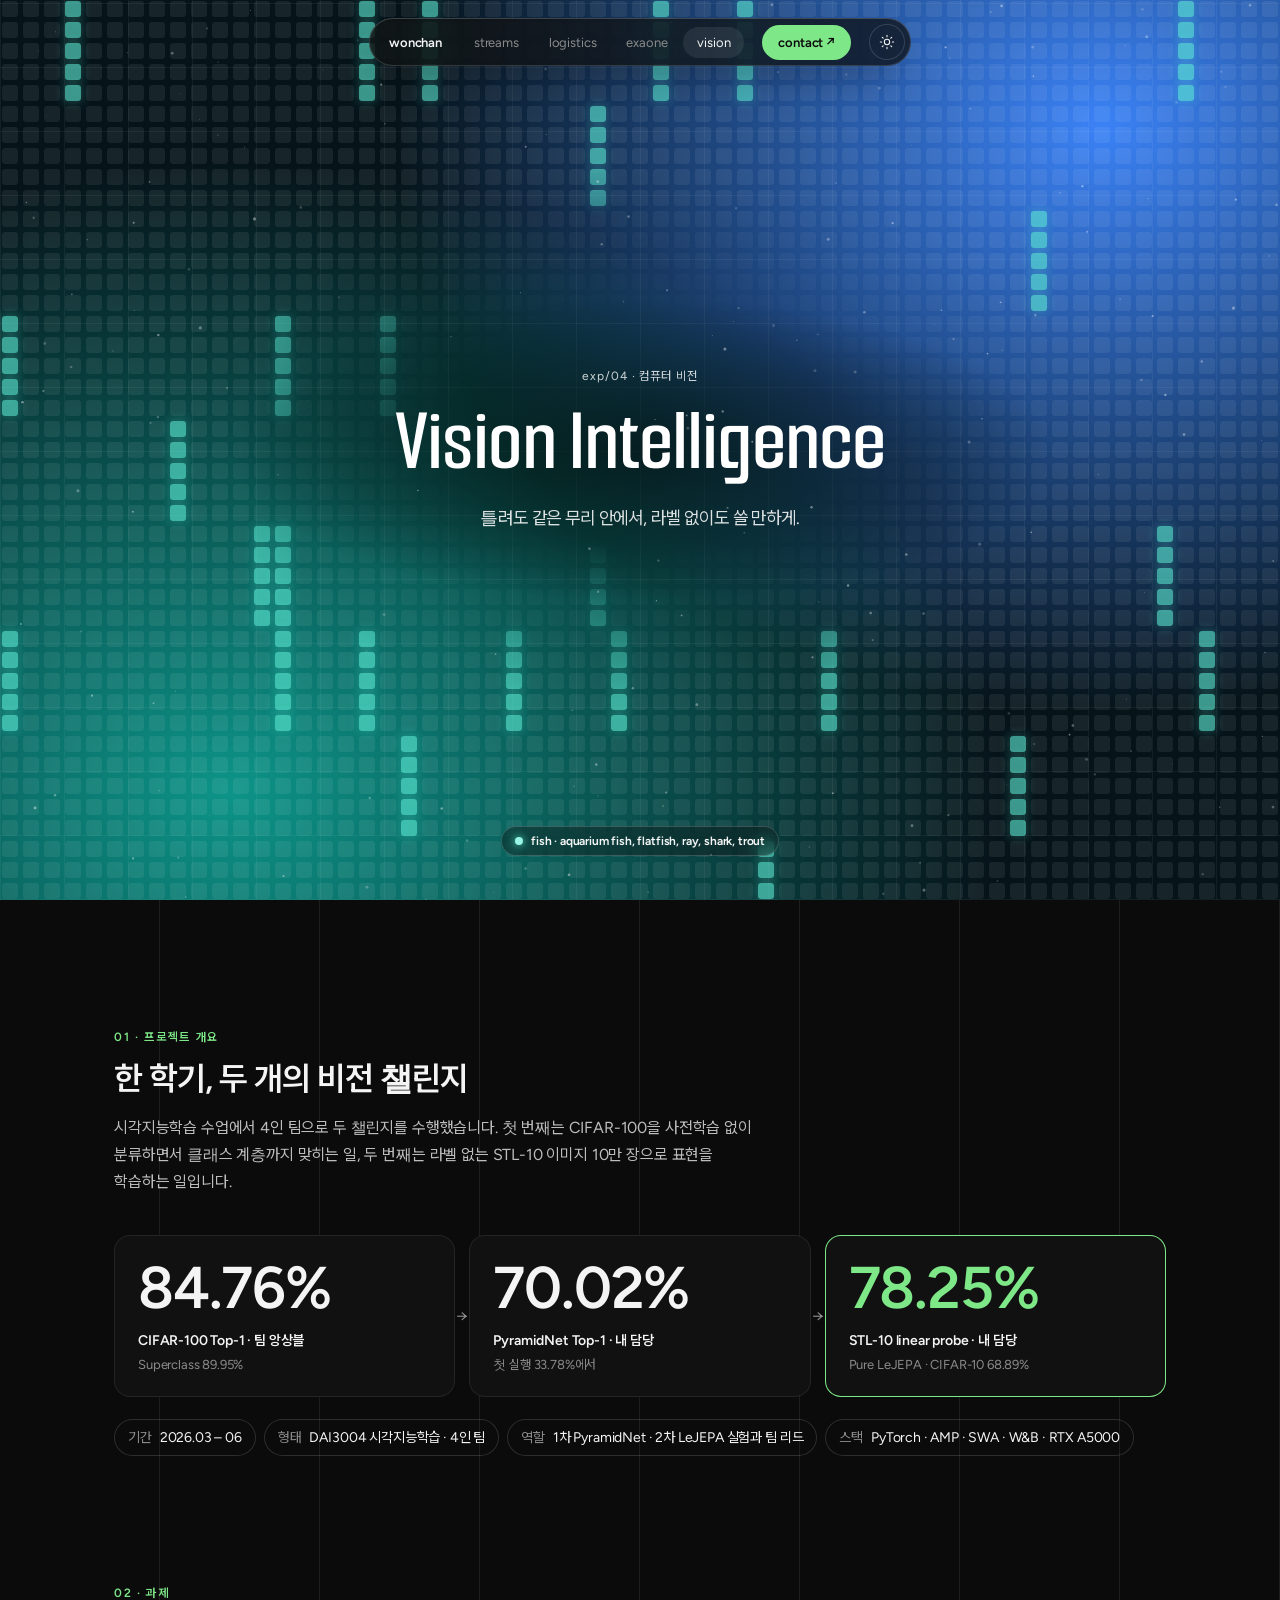
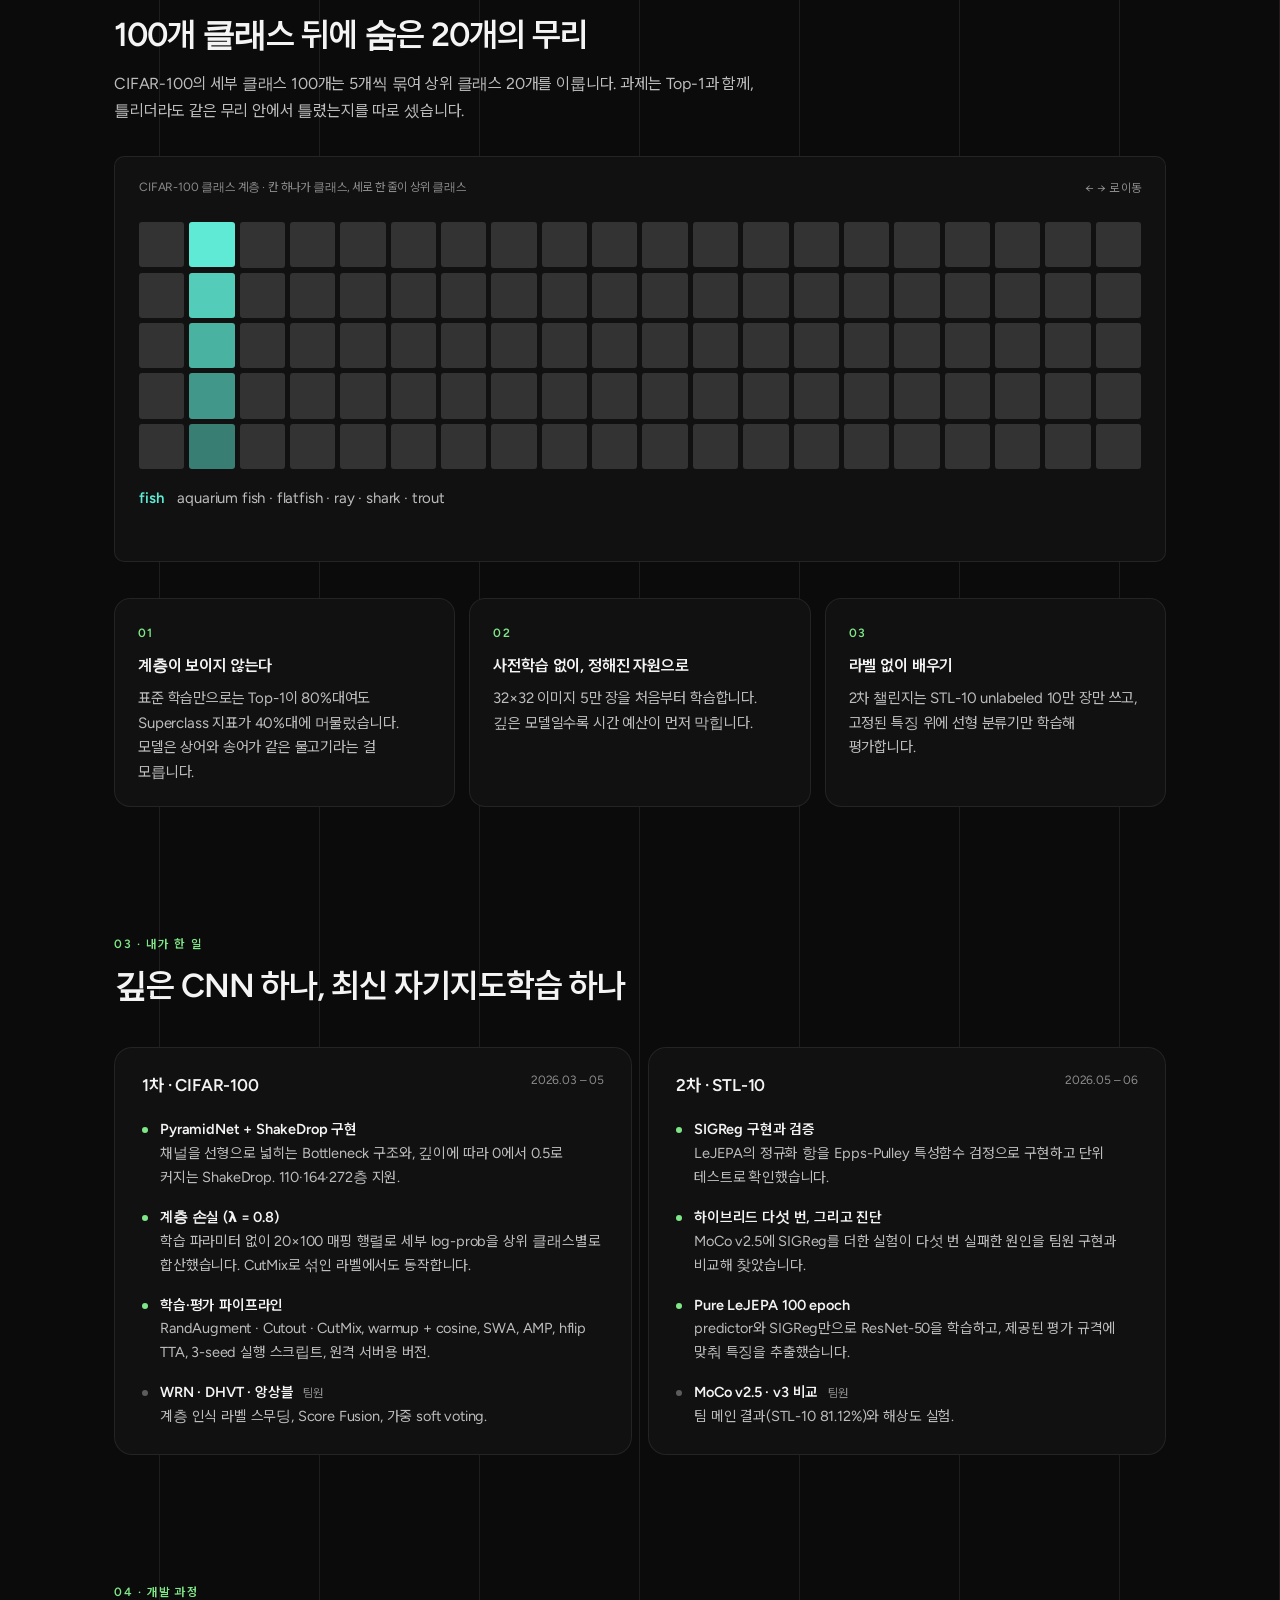
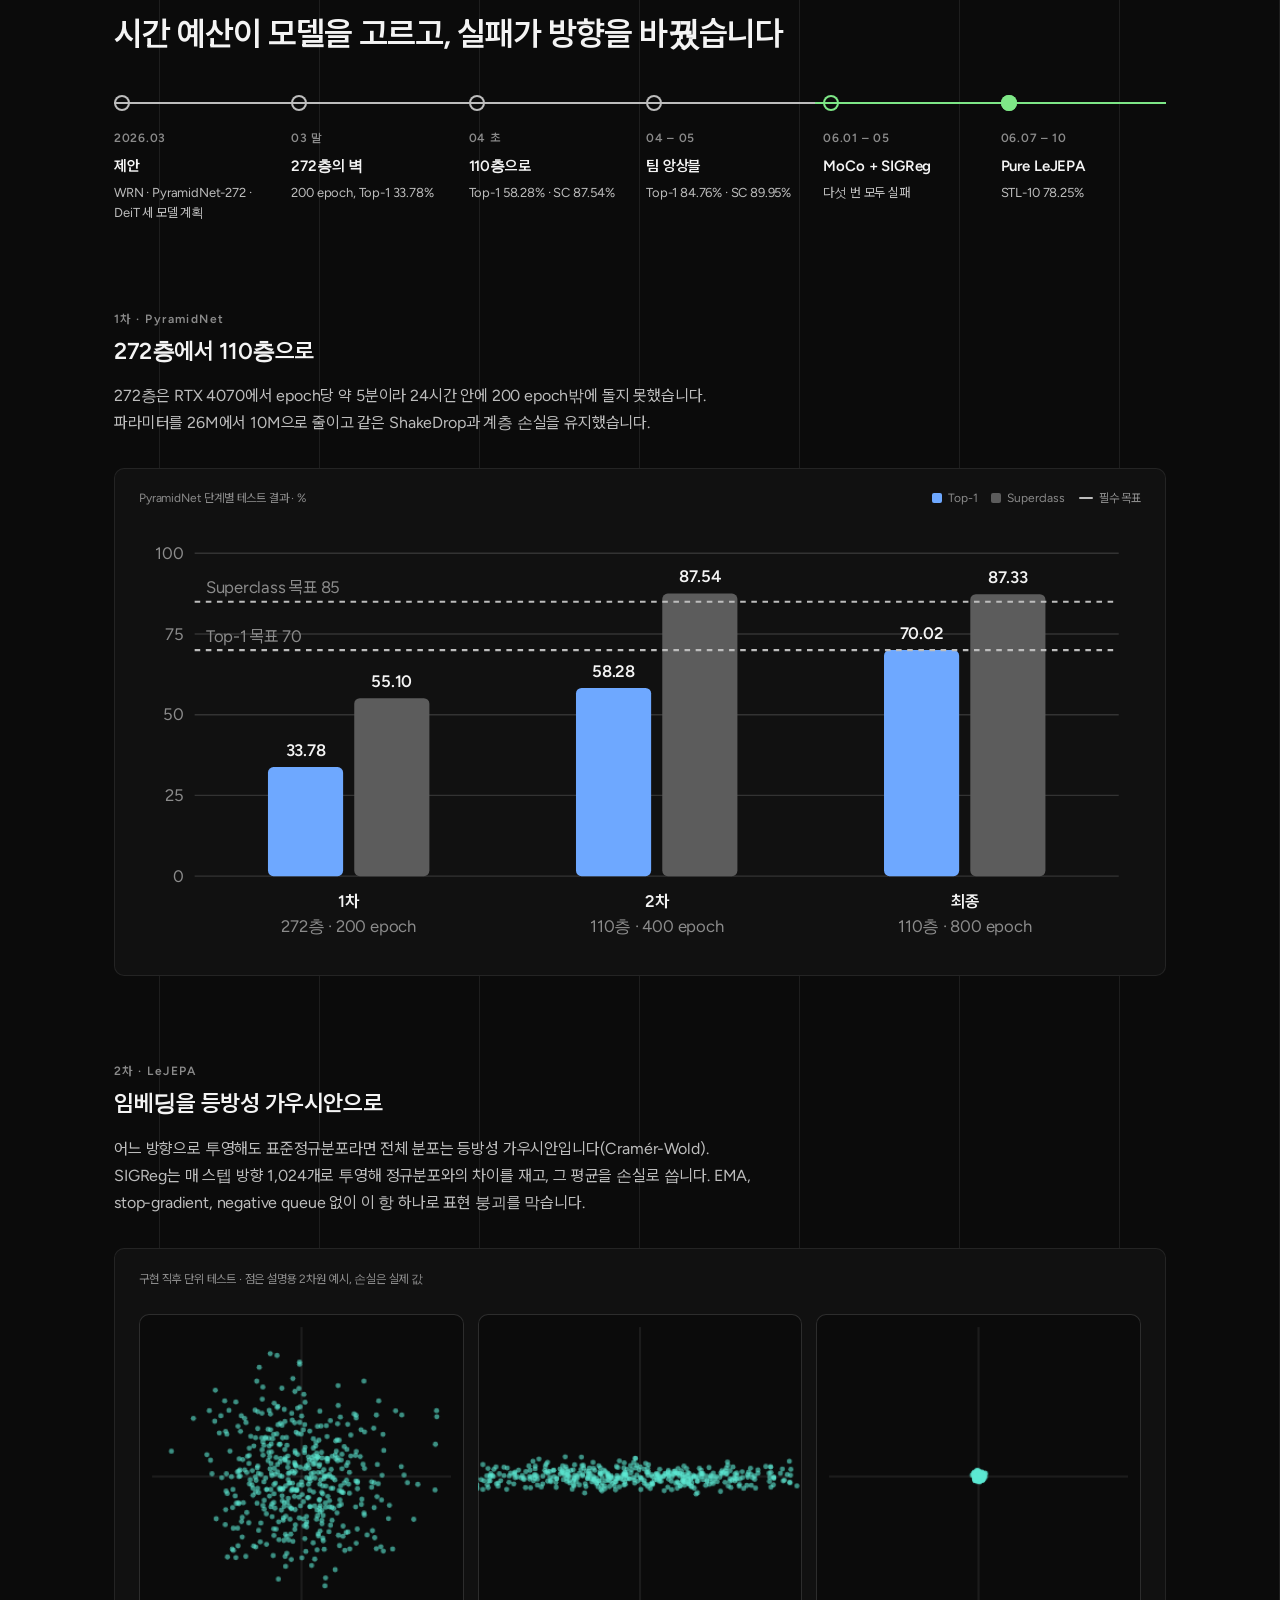
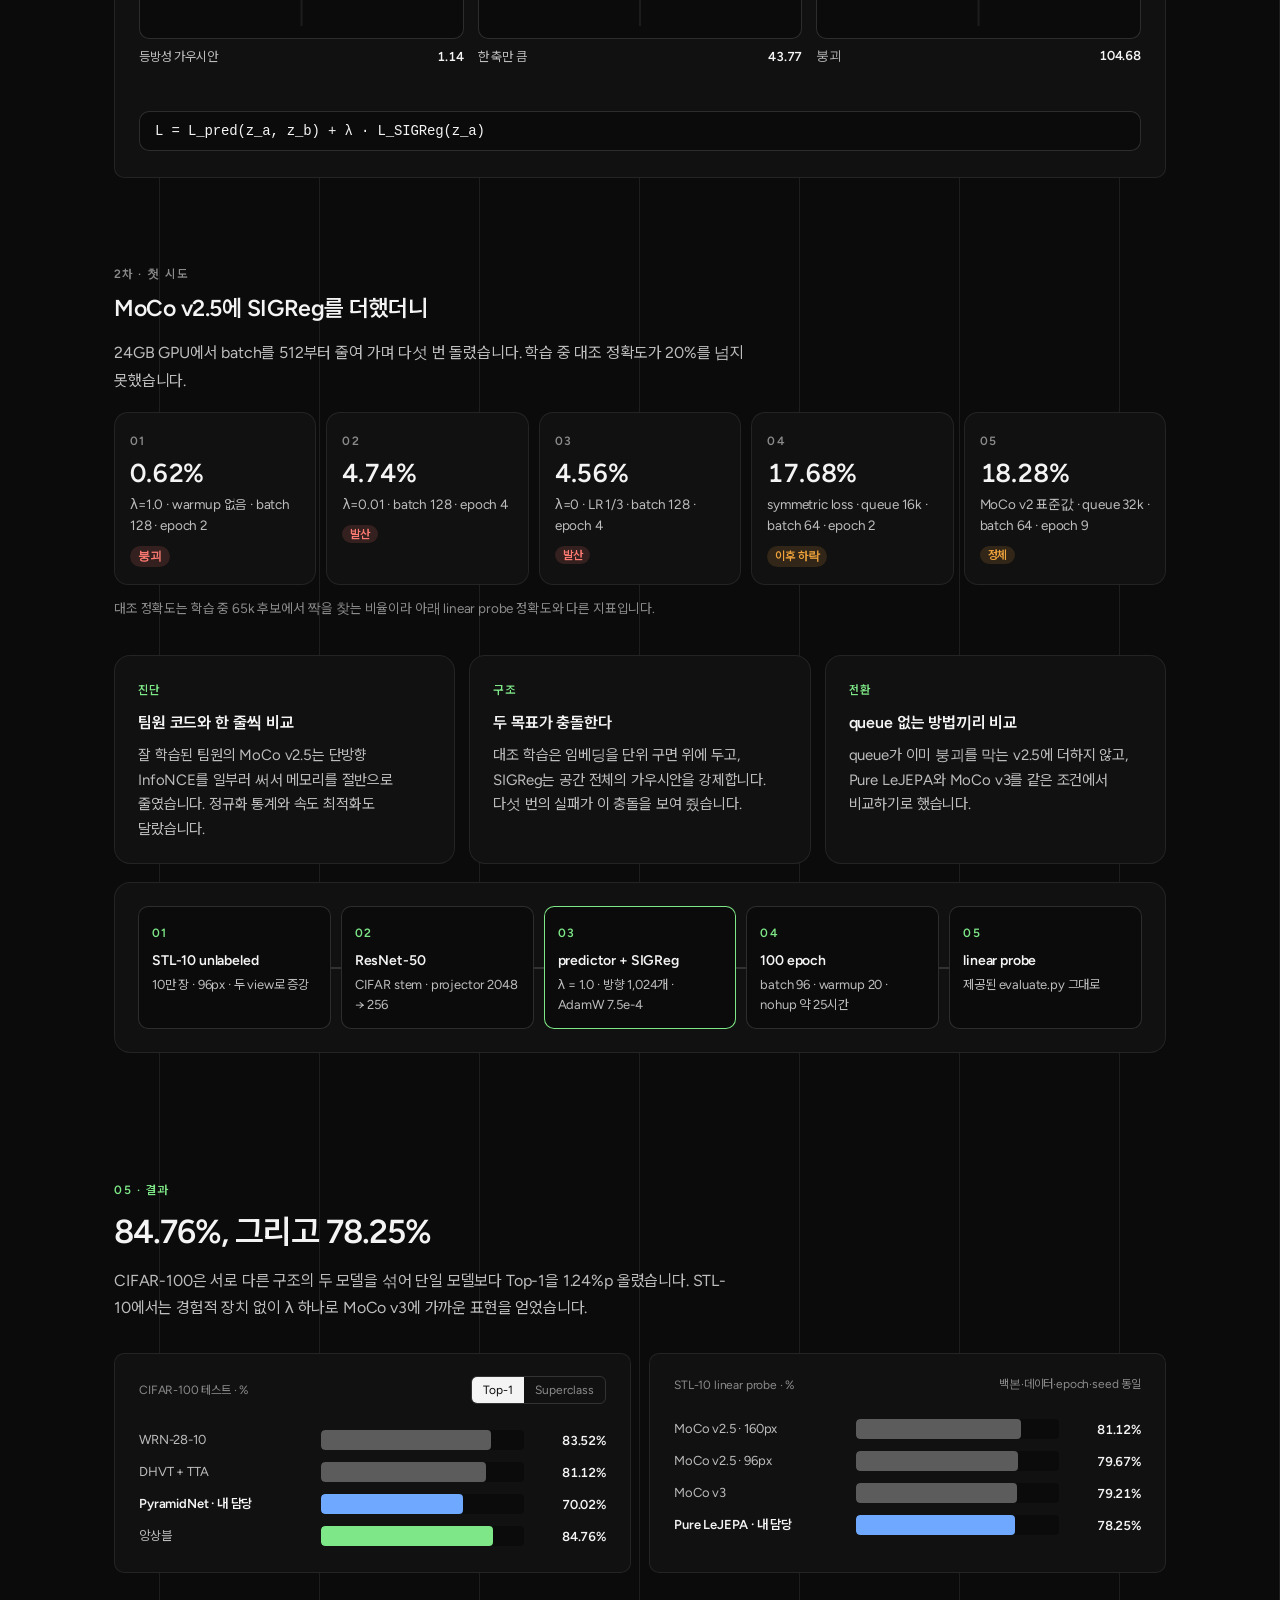
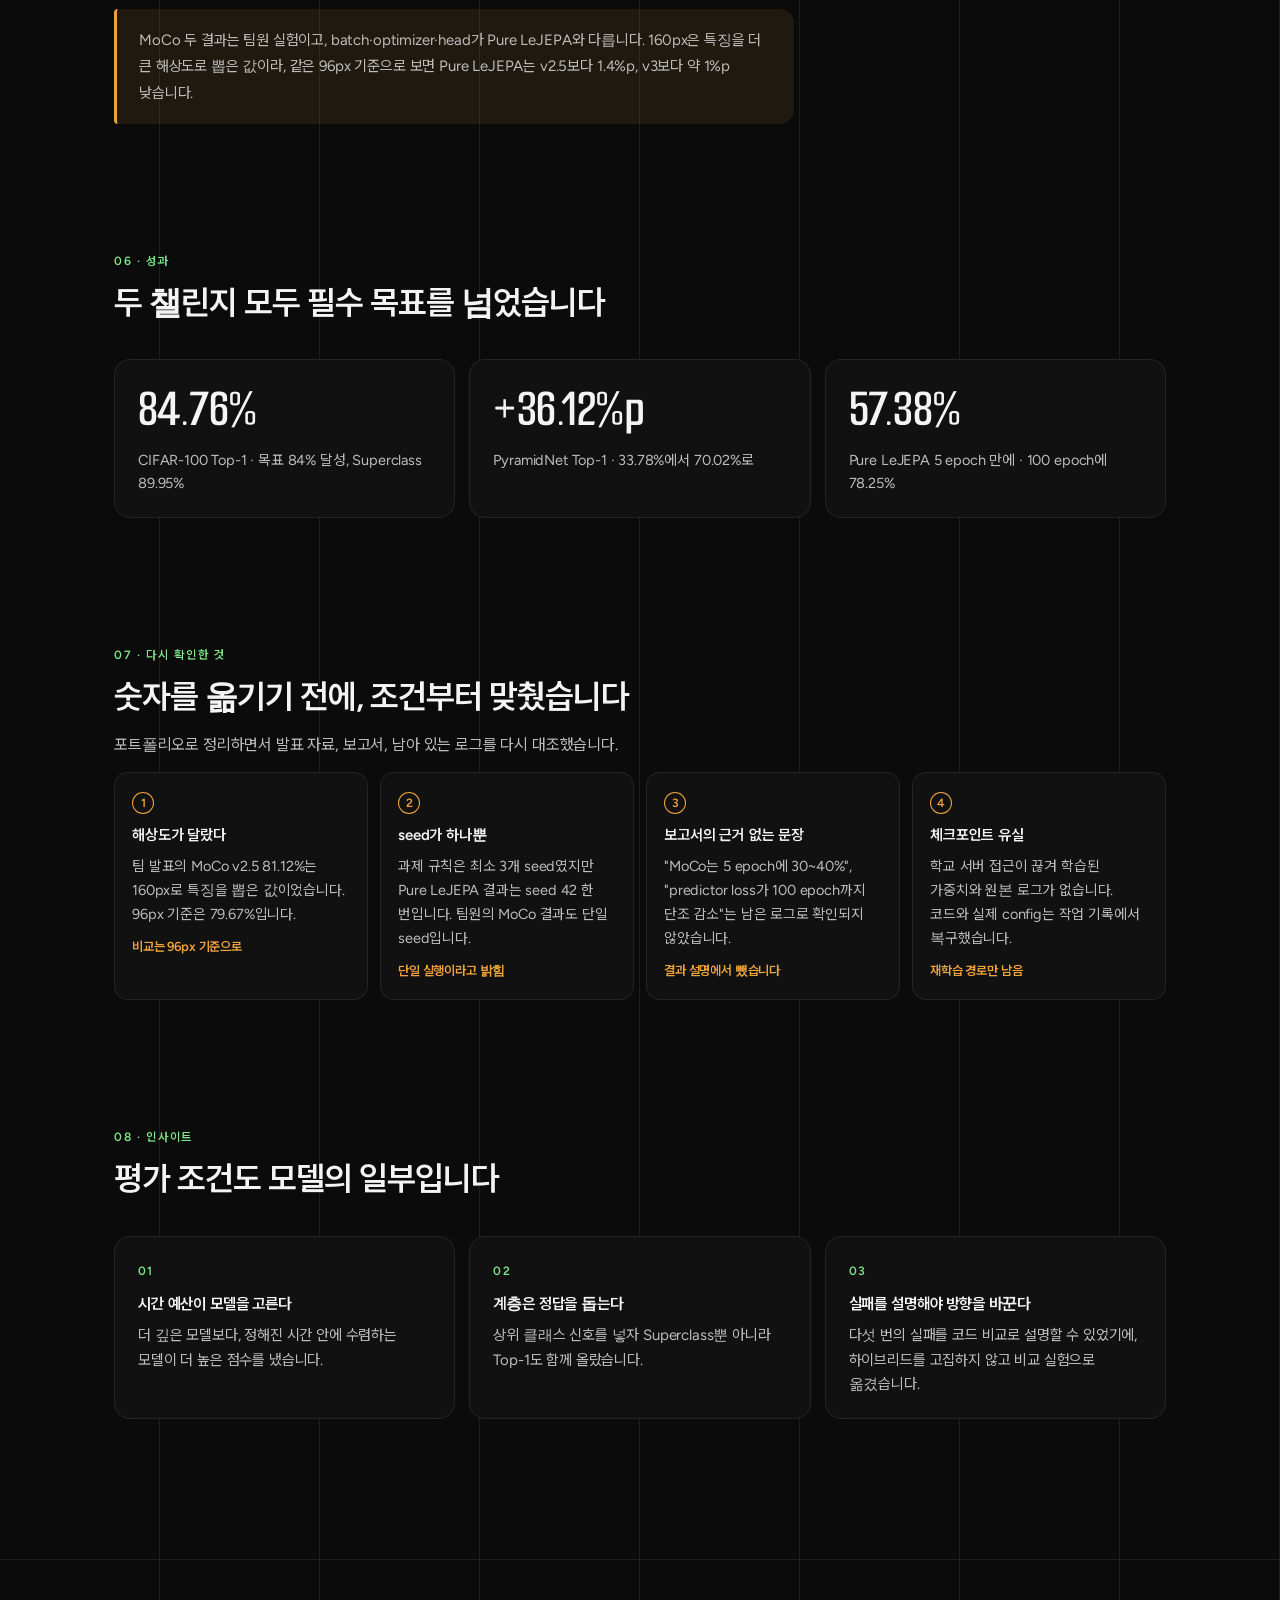
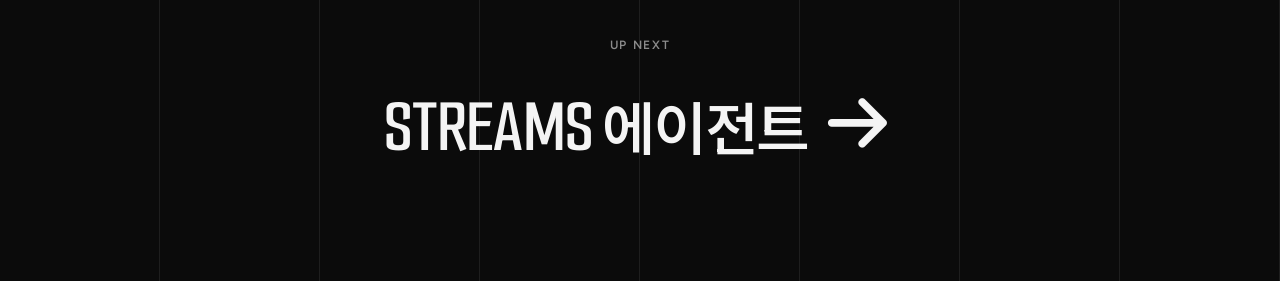
<file: projects/vision.html>
<!doctype html>
<html lang="ko" data-theme="dark">
<head>
  <meta charset="utf-8" />
  <meta name="viewport" content="width=device-width, initial-scale=1" />
  <title>시각지능학습 — 박원찬</title>
  <meta name="description" content="CIFAR-100 클래스 계층을 학습에 넣은 분류기와, STL-10에서 라벨 없이 학습한 Pure LeJEPA. 시각지능학습 두 챌린지." />
  <link rel="icon" href="data:image/svg+xml,%3Csvg xmlns=%27http://www.w3.org/2000/svg%27 viewBox=%270 0 24 24%27%3E%3Ccircle cx=%2712%27 cy=%2712%27 r=%2710%27 fill=%27%23111%27 stroke=%27%23fff%27 stroke-width=%272%27/%3E%3Cpath d=%27M12 2a10 10 0 0 1 0 20z%27 fill=%27%23fff%27/%3E%3C/svg%3E" />
  <link rel="preconnect" href="https://fonts.googleapis.com" />
  <link rel="preconnect" href="https://fonts.gstatic.com" crossorigin />
  <link rel="stylesheet" href="https://fonts.googleapis.com/css2?family=Figtree:wght@300..900&family=Smooch+Sans:wght@100..900&display=swap" />
  <link rel="stylesheet" href="../assets/css/style.css" />
  <script>
    (function () {
      var t = localStorage.getItem('theme');
      if (t) document.documentElement.setAttribute('data-theme', t);
    })();
  </script>
</head>
<body>
  <canvas class="bg-stars" id="stars" aria-hidden="true"></canvas>
  <header class="dock" id="nav">
    <div class="dock-cap">
      <a class="dock-logo" href="../index.html">wonchan</a>
      <nav class="fold dock-links" aria-label="프로젝트">
        <a href="streams.html">streams</a>
        <a href="logistics.html">logistics</a>
        <a href="exaone.html">exaone</a>
        <a href="vision.html" class="is-active" aria-current="page">vision</a>
      </nav>
      <div class="fold fold-menu"><button class="dock-menu" id="dockMenu" type="button" aria-expanded="false" aria-controls="dockSheet">menu <i class="burger" aria-hidden="true"></i></button></div>
      <a class="dock-cta" href="mailto:pow01042@naver.com">contact ↗</a>
      <button class="theme-btn" id="themeBtn" type="button" aria-label="테마 전환">
        <svg class="i-sun" viewBox="0 0 24 24"><circle cx="12" cy="12" r="4"/><path d="M12 2v2M12 20v2M4.9 4.9l1.4 1.4M17.7 17.7l1.4 1.4M2 12h2M20 12h2M4.9 19.1l1.4-1.4M17.7 6.3l1.4-1.4"/></svg>
        <svg class="i-moon" viewBox="0 0 24 24"><path d="M20 14.5A8 8 0 0 1 9.5 4a8 8 0 1 0 10.5 10.5z"/></svg>
      </button>
    </div>
  </header>
  <div class="dock-scrim" id="dockScrim" hidden></div>
  <div class="dock-sheet" id="dockSheet" role="dialog" aria-modal="true" aria-label="메뉴" hidden>
    <div class="sheet-top">
      <a class="dock-logo" href="../index.html">wonchan</a>
      <a class="dock-cta" href="mailto:pow01042@naver.com">contact ↗</a>
      <button class="sheet-close" id="dockClose" type="button">close ✕</button>
    </div>
    <ol class="sheet-links">
      <li style="--i:0"><a href="../index.html"><small>00</small><b>Index</b><span>메인</span></a></li>
      <li style="--i:1"><a href="streams.html"><small>01</small><b>STREAMS</b><span>강화학습</span></a></li>
      <li style="--i:2"><a href="logistics.html"><small>02</small><b>Logistics</b><span>데이터 예측</span></a></li>
      <li style="--i:3"><a href="exaone.html"><small>03</small><b>EXAONE</b><span>LLM 경량화</span></a></li>
      <li style="--i:4"><a href="vision.html" aria-current="page"><small>04</small><b>Vision</b><span>컴퓨터 비전</span></a></li>
    </ol>
    <div class="sheet-foot"><span>wonchan · AI Engineer</span><nav><a href="https://github.com/Matail" target="_blank" rel="noopener">github ↗</a><a href="https://matail.party" target="_blank" rel="noopener">matail.party ↗</a></nav></div>
  </div>

  <main class="cs vi-page">
    <header class="cs-hero vi-hero" data-hero style="--c1:#0d9488;--c2:#3b82f6;--c3:#06141a">
      <div class="vi-hgrid" id="heroGrid" aria-hidden="true"></div>
      <p class="vi-phase" aria-hidden="true"><i></i><span id="heroPhase">fish · aquarium fish, flatfish, ray, shark, trout</span></p>
      <div class="cs-hero-in">
        <p class="cs-kicker">exp/04 · 컴퓨터 비전</p>
        <h1>Vision Intelligence</h1>
        <p class="cs-tag">틀려도 같은 무리 안에서, 라벨 없이도 쓸 만하게.</p>
      </div>
    </header>

    <div class="cs-wrap">

      <!-- 01 · 프로젝트 개요 -->
      <section class="cs-sec" id="overview">
        <div class="cs-head reveal">
          <p class="eyebrow">01 · 프로젝트 개요</p>
          <h2>한 학기, 두 개의 비전 챌린지</h2>
          <p class="st-lede">시각지능학습 수업에서 4인 팀으로 두 챌린지를 수행했습니다. 첫 번째는 CIFAR-100을 사전학습 없이 분류하면서 클래스 계층까지 맞히는 일, 두 번째는 라벨 없는 STL-10 이미지 10만 장으로 표현을 학습하는 일입니다.</p>
        </div>
        <ol class="st-journey reveal" aria-label="핵심 결과">
          <li><b data-count="84.76" data-suffix="%">84.76%</b><span>CIFAR-100 Top-1 · 팀 앙상블</span><em>Superclass 89.95%</em></li>
          <li><b data-count="70.02" data-suffix="%">70.02%</b><span>PyramidNet Top-1 · 내 담당</span><em>첫 실행 33.78%에서</em></li>
          <li class="is-good"><b data-count="78.25" data-suffix="%">78.25%</b><span>STL-10 linear probe · 내 담당</span><em>Pure LeJEPA · CIFAR-10 68.89%</em></li>
        </ol>
        <dl class="st-facts reveal">
          <div><dt>기간</dt><dd>2026.03 – 06</dd></div>
          <div><dt>형태</dt><dd>DAI3004 시각지능학습 · 4인 팀</dd></div>
          <div><dt>역할</dt><dd>1차 PyramidNet · 2차 LeJEPA 실험과 팀 리드</dd></div>
          <div><dt>스택</dt><dd>PyTorch · AMP · SWA · W&amp;B · RTX A5000</dd></div>
        </dl>
      </section>

      <!-- 02 · 과제 -->
      <section class="cs-sec" id="why">
        <div class="cs-head reveal">
          <p class="eyebrow">02 · 과제</p>
          <h2>100개 클래스 뒤에 숨은 20개의 무리</h2>
          <p class="st-lede">CIFAR-100의 세부 클래스 100개는 5개씩 묶여 상위 클래스 20개를 이룹니다. 과제는 Top-1과 함께, 틀리더라도 같은 무리 안에서 틀렸는지를 따로 셌습니다.</p>
        </div>
        <figure class="chart vi-hier reveal reveal-scale">
          <figcaption><span>CIFAR-100 클래스 계층 · 칸 하나가 클래스, 세로 한 줄이 상위 클래스</span><span>← → 로 이동</span></figcaption>
          <div class="vi-hier-grid" id="hierGrid" role="group" aria-label="CIFAR-100 상위 클래스 20개"></div>
          <p class="vi-hier-read" aria-live="polite"><b id="hierName">fish</b><span id="hierMembers">aquarium fish · flatfish · ray · shark · trout</span></p>
        </figure>
        <div class="st-why">
          <div class="reveal"><i>01</i><b>계층이 보이지 않는다</b><p>표준 학습만으로는 Top-1이 80%대여도 Superclass 지표가 40%대에 머물렀습니다. 모델은 상어와 송어가 같은 물고기라는 걸 모릅니다.</p></div>
          <div class="reveal" style="--d:90ms"><i>02</i><b>사전학습 없이, 정해진 자원으로</b><p>32×32 이미지 5만 장을 처음부터 학습합니다. 깊은 모델일수록 시간 예산이 먼저 막힙니다.</p></div>
          <div class="reveal" style="--d:180ms"><i>03</i><b>라벨 없이 배우기</b><p>2차 챌린지는 STL-10 unlabeled 10만 장만 쓰고, 고정된 특징 위에 선형 분류기만 학습해 평가합니다.</p></div>
        </div>
      </section>

      <!-- 03 · 내가 한 일 -->
      <section class="cs-sec" id="role">
        <div class="cs-head reveal">
          <p class="eyebrow">03 · 내가 한 일</p>
          <h2>깊은 CNN 하나, 최신 자기지도학습 하나</h2>
        </div>
        <div class="cs-role">
          <div class="reveal">
            <h3>1차 · CIFAR-100 <small>2026.03 – 05</small></h3>
            <ul>
              <li><b>PyramidNet + ShakeDrop 구현</b>채널을 선형으로 넓히는 Bottleneck 구조와, 깊이에 따라 0에서 0.5로 커지는 ShakeDrop. 110·164·272층 지원.</li>
              <li><b>계층 손실 (λ = 0.8)</b>학습 파라미터 없이 20×100 매핑 행렬로 세부 log-prob을 상위 클래스별로 합산했습니다. CutMix로 섞인 라벨에서도 동작합니다.</li>
              <li><b>학습·평가 파이프라인</b>RandAugment · Cutout · CutMix, warmup + cosine, SWA, AMP, hflip TTA, 3-seed 실행 스크립트, 원격 서버용 버전.</li>
              <li class="team"><b>WRN · DHVT · 앙상블 <small>팀원</small></b>계층 인식 라벨 스무딩, Score Fusion, 가중 soft voting.</li>
            </ul>
          </div>
          <div class="reveal" style="--d:90ms">
            <h3>2차 · STL-10 <small>2026.05 – 06</small></h3>
            <ul>
              <li><b>SIGReg 구현과 검증</b>LeJEPA의 정규화 항을 Epps-Pulley 특성함수 검정으로 구현하고 단위 테스트로 확인했습니다.</li>
              <li><b>하이브리드 다섯 번, 그리고 진단</b>MoCo v2.5에 SIGReg를 더한 실험이 다섯 번 실패한 원인을 팀원 구현과 비교해 찾았습니다.</li>
              <li><b>Pure LeJEPA 100 epoch</b>predictor와 SIGReg만으로 ResNet-50을 학습하고, 제공된 평가 규격에 맞춰 특징을 추출했습니다.</li>
              <li class="team"><b>MoCo v2.5 · v3 비교 <small>팀원</small></b>팀 메인 결과(STL-10 81.12%)와 해상도 실험.</li>
            </ul>
          </div>
        </div>
      </section>

      <!-- 04 · 개발 과정 -->
      <section class="cs-sec" id="process">
        <div class="cs-head reveal">
          <p class="eyebrow">04 · 개발 과정</p>
          <h2>시간 예산이 모델을 고르고, 실패가 방향을 바꿨습니다</h2>
        </div>
        <ol class="st-time vi-time reveal" id="timeline">
          <li><time>2026.03</time><b>제안</b><p>WRN · PyramidNet-272 · DeiT 세 모델 계획</p></li>
          <li><time>03 말</time><b>272층의 벽</b><p>200 epoch, Top-1 33.78%</p></li>
          <li><time>04 초</time><b>110층으로</b><p>Top-1 58.28% · SC 87.54%</p></li>
          <li><time>04 – 05</time><b>팀 앙상블</b><p>Top-1 84.76% · SC 89.95%</p></li>
          <li class="solo"><time>06.01 – 05</time><b>MoCo + SIGReg</b><p>다섯 번 모두 실패</p></li>
          <li class="solo now"><time>06.07 – 10</time><b>Pure LeJEPA</b><p>STL-10 78.25%</p></li>
        </ol>

        <div class="cs-sub reveal">
          <small>1차 · PyramidNet</small>
          <h3>272층에서 110층으로</h3>
          <p class="st-sub-p">272층은 RTX 4070에서 epoch당 약 5분이라 24시간 안에 200 epoch밖에 돌지 못했습니다. 파라미터를 26M에서 10M으로 줄이고 같은 ShakeDrop과 계층 손실을 유지했습니다.</p>
        </div>
        <figure class="chart reveal reveal-scale">
          <figcaption><span>PyramidNet 단계별 테스트 결과 · %</span><span class="st-keys"><span><i class="box k-t1"></i>Top-1</span><span><i class="box k-sc"></i>Superclass</span><span><i style="background:var(--fg-2)"></i>필수 목표</span></span></figcaption>
          <div class="st-plot" id="pyrPlot" role="img" aria-label="1차 272층 200 epoch: Top-1 33.78, Superclass 55.10. 2차 110층 400 epoch: Top-1 58.28, Superclass 87.54. 최종 110층 800 epoch: Top-1 70.02, Superclass 87.33."></div>
        </figure>

        <div class="cs-sub reveal">
          <small>2차 · LeJEPA</small>
          <h3>임베딩을 등방성 가우시안으로</h3>
          <p class="st-sub-p">어느 방향으로 투영해도 표준정규분포라면 전체 분포는 등방성 가우시안입니다(Cramér-Wold). SIGReg는 매 스텝 방향 1,024개로 투영해 정규분포와의 차이를 재고, 그 평균을 손실로 씁니다. EMA, stop-gradient, negative queue 없이 이 항 하나로 표현 붕괴를 막습니다.</p>
        </div>
        <figure class="chart reveal reveal-scale">
          <figcaption><span>구현 직후 단위 테스트 · 점은 설명용 2차원 예시, 손실은 실제 값</span></figcaption>
          <div class="vi-dists">
            <figure><canvas id="dIso" width="300" height="300" aria-label="등방성 가우시안 예시"></canvas><figcaption><span>등방성 가우시안</span><b>1.14</b></figcaption></figure>
            <figure><canvas id="dAniso" width="300" height="300" aria-label="한 축만 큰 분포 예시"></canvas><figcaption><span>한 축만 큼</span><b>43.77</b></figcaption></figure>
            <figure><canvas id="dCol" width="300" height="300" aria-label="붕괴한 분포 예시"></canvas><figcaption><span>붕괴</span><b>104.68</b></figcaption></figure>
          </div>
          <p class="vi-formula">L = L_pred(z_a, z_b) + λ · L_SIGReg(z_a)</p>
        </figure>

        <div class="cs-sub reveal">
          <small>2차 · 첫 시도</small>
          <h3>MoCo v2.5에 SIGReg를 더했더니</h3>
          <p class="st-sub-p">24GB GPU에서 batch를 512부터 줄여 가며 다섯 번 돌렸습니다. 학습 중 대조 정확도가 20%를 넘지 못했습니다.</p>
        </div>
        <ol class="vi-tries reveal" aria-label="하이브리드 학습 다섯 번">
          <li class="bad"><small>01</small><b>0.62%</b><p>λ=1.0 · warmup 없음 · batch 128 · epoch 2</p><em>붕괴</em></li>
          <li class="bad"><small>02</small><b>4.74%</b><p>λ=0.01 · batch 128 · epoch 4</p><em>발산</em></li>
          <li class="bad"><small>03</small><b>4.56%</b><p>λ=0 · LR 1/3 · batch 128 · epoch 4</p><em>발산</em></li>
          <li class="warn"><small>04</small><b>17.68%</b><p>symmetric loss · queue 16k · batch 64 · epoch 2</p><em>이후 하락</em></li>
          <li class="warn"><small>05</small><b>18.28%</b><p>MoCo v2 표준값 · queue 32k · batch 64 · epoch 9</p><em>정체</em></li>
        </ol>
        <p class="vi-note">대조 정확도는 학습 중 65k 후보에서 짝을 찾는 비율이라 아래 linear probe 정확도와 다른 지표입니다.</p>
        <div class="st-why">
          <div class="reveal"><i>진단</i><b>팀원 코드와 한 줄씩 비교</b><p>잘 학습된 팀원의 MoCo v2.5는 단방향 InfoNCE를 일부러 써서 메모리를 절반으로 줄였습니다. 정규화 통계와 속도 최적화도 달랐습니다.</p></div>
          <div class="reveal" style="--d:90ms"><i>구조</i><b>두 목표가 충돌한다</b><p>대조 학습은 임베딩을 단위 구면 위에 두고, SIGReg는 공간 전체의 가우시안을 강제합니다. 다섯 번의 실패가 이 충돌을 보여 줬습니다.</p></div>
          <div class="reveal" style="--d:180ms"><i>전환</i><b>queue 없는 방법끼리 비교</b><p>queue가 이미 붕괴를 막는 v2.5에 더하지 않고, Pure LeJEPA와 MoCo v3를 같은 조건에서 비교하기로 했습니다.</p></div>
        </div>
        <ol class="lg-pipe vi-pipe reveal reveal-scale" aria-label="Pure LeJEPA 학습과 평가">
          <li class="lg-step"><small>01</small><b>STL-10 unlabeled</b><span>10만 장 · 96px · 두 view로 증강</span></li>
          <li class="lg-step"><small>02</small><b>ResNet-50</b><span>CIFAR stem · projector 2048 → 256</span></li>
          <li class="lg-step hot"><small>03</small><b>predictor + SIGReg</b><span>λ = 1.0 · 방향 1,024개 · AdamW 7.5e-4</span></li>
          <li class="lg-step"><small>04</small><b>100 epoch</b><span>batch 96 · warmup 20 · nohup 약 25시간</span></li>
          <li class="lg-step"><small>05</small><b>linear probe</b><span>제공된 evaluate.py 그대로</span></li>
        </ol>
      </section>

      <!-- 05 · 결과 -->
      <section class="cs-sec" id="result">
        <div class="cs-head reveal">
          <p class="eyebrow">05 · 결과</p>
          <h2>84.76%, 그리고 78.25%</h2>
          <p class="st-lede">CIFAR-100은 서로 다른 구조의 두 모델을 섞어 단일 모델보다 Top-1을 1.24%p 올렸습니다. STL-10에서는 경험적 장치 없이 λ 하나로 MoCo v3에 가까운 표현을 얻었습니다.</p>
        </div>
        <div class="vi-res">
          <figure class="chart reveal reveal-scale">
            <figcaption><span>CIFAR-100 테스트 · %</span>
              <span class="seg" data-for="ciBars" role="group" aria-label="지표"><button type="button" data-key="v" class="is-on" aria-pressed="true">Top-1</button><button type="button" data-key="v2" aria-pressed="false">Superclass</button></span>
            </figcaption>
            <ul class="bars vi-bars" id="ciBars" data-max="100" data-unit="%" data-digits="2">
              <li data-v="83.52" data-v2="90.80">WRN-28-10</li>
              <li data-v="81.12" data-v2="79.91">DHVT + TTA</li>
              <li data-v="70.02" data-v2="87.33" class="mine">PyramidNet · 내 담당</li>
              <li data-v="84.76" data-v2="89.95" class="best">앙상블</li>
            </ul>
          </figure>
          <figure class="chart reveal reveal-scale" style="--d:90ms">
            <figcaption><span>STL-10 linear probe · %</span><span>백본·데이터·epoch·seed 동일</span></figcaption>
            <ul class="bars vi-bars" data-max="100" data-unit="%" data-digits="2">
              <li data-v="81.12">MoCo v2.5 · 160px</li>
              <li data-v="79.67">MoCo v2.5 · 96px</li>
              <li data-v="79.21">MoCo v3</li>
              <li data-v="78.25" class="mine">Pure LeJEPA · 내 담당</li>
            </ul>
          </figure>
        </div>
        <div class="cs-callout warn reveal">MoCo 두 결과는 팀원 실험이고, batch·optimizer·head가 Pure LeJEPA와 다릅니다. 160px은 특징을 더 큰 해상도로 뽑은 값이라, 같은 96px 기준으로 보면 Pure LeJEPA는 v2.5보다 1.4%p, v3보다 약 1%p 낮습니다.</div>
      </section>

      <!-- 06 · 성과 -->
      <section class="cs-sec" id="award">
        <div class="cs-head reveal">
          <p class="eyebrow">06 · 성과</p>
          <h2>두 챌린지 모두 필수 목표를 넘었습니다</h2>
        </div>
        <div class="cs-metrics">
          <div class="reveal"><b data-count="84.76" data-suffix="%">84.76%</b><span>CIFAR-100 Top-1 · 목표 84% 달성, Superclass 89.95%</span></div>
          <div class="reveal" style="--d:90ms"><b data-count="36.24" data-prefix="+" data-suffix="%p">+36.24%p</b><span>PyramidNet Top-1 · 33.78%에서 70.02%로</span></div>
          <div class="reveal" style="--d:180ms"><b data-count="59.81" data-suffix="%">59.81%</b><span>Pure LeJEPA 5 epoch 만에 · 100 epoch에 78.25%</span></div>
        </div>
      </section>

      <!-- 07 · 다시 확인한 것 -->
      <section class="cs-sec" id="now">
        <div class="cs-head reveal">
          <p class="eyebrow">07 · 다시 확인한 것</p>
          <h2>숫자를 옮기기 전에, 조건부터 맞췄습니다</h2>
          <p class="st-lede">포트폴리오로 정리하면서 발표 자료, 보고서, 남아 있는 로그를 다시 대조했습니다.</p>
        </div>
        <div class="st-finds">
          <div class="reveal"><i>1</i><b>해상도가 달랐다</b><p>팀 발표의 MoCo v2.5 81.12%는 160px로 특징을 뽑은 값이었습니다. 96px 기준은 79.67%입니다.</p><strong>비교는 96px 기준으로</strong></div>
          <div class="reveal" style="--d:90ms"><i>2</i><b>seed가 하나뿐</b><p>과제 규칙은 최소 3개 seed였지만 Pure LeJEPA 결과는 seed 42 한 번입니다. 팀원의 MoCo 결과도 단일 seed입니다.</p><strong>단일 실행이라고 밝힘</strong></div>
          <div class="reveal" style="--d:180ms"><i>3</i><b>보고서의 근거 없는 문장</b><p>"MoCo는 5 epoch에 30~40%", "predictor loss가 100 epoch까지 단조 감소"는 남은 로그로 확인되지 않았습니다.</p><strong>결과 설명에서 뺐습니다</strong></div>
          <div class="reveal" style="--d:270ms"><i>4</i><b>체크포인트 유실</b><p>학교 서버 접근이 끊겨 학습된 가중치와 원본 로그가 없습니다. 코드와 실제 config는 작업 기록에서 복구했습니다.</p><strong>재학습 경로만 남음</strong></div>
        </div>
      </section>

      <!-- 08 · 인사이트 -->
      <section class="cs-sec" id="insight">
        <div class="cs-head reveal">
          <p class="eyebrow">08 · 인사이트</p>
          <h2>평가 조건도 모델의 일부입니다</h2>
        </div>
        <div class="st-why insights">
          <div class="reveal"><i>01</i><b>시간 예산이 모델을 고른다</b><p>더 깊은 모델보다, 정해진 시간 안에 수렴하는 모델이 더 높은 점수를 냈습니다.</p></div>
          <div class="reveal" style="--d:90ms"><i>02</i><b>계층은 정답을 돕는다</b><p>상위 클래스 신호를 넣자 Superclass뿐 아니라 Top-1도 함께 올랐습니다.</p></div>
          <div class="reveal" style="--d:180ms"><i>03</i><b>실패를 설명해야 방향을 바꾼다</b><p>다섯 번의 실패를 코드 비교로 설명할 수 있었기에, 하이브리드를 고집하지 않고 비교 실험으로 옮겼습니다.</p></div>
        </div>
      </section>
    </div>

    <a class="cs-next" href="streams.html"><small>UP NEXT</small><b>STREAMS 에이전트 →</b></a>
  </main>

  <script src="../assets/js/main.js"></script>
  <script src="../assets/js/charts.js"></script>
  <script src="../assets/js/motion.js"></script>
  <script src="../assets/js/vision.js"></script>
</body>
</html>
</file>
<file: assets/css/style.css>
@font-face {
  font-family: 'Wanted Sans';
  src: url('../fonts/WantedSansVariable.woff2') format('woff2-variations');
  font-weight: 400 900;
  font-display: swap;
}
/* Hangul inside condensed display headings: scaled down so it sits at the Latin cap height */
@font-face {
  font-family: 'Wanted Sans Display';
  src: url('../fonts/WantedSansVariable.woff2') format('woff2-variations');
  font-weight: 400 900;
  font-display: swap;
  size-adjust: 78%;
  unicode-range: U+1100-11FF, U+3130-318F, U+AC00-D7AF;
}

/* ---------- tokens ---------- */
:root {
  --bg: #0b0b0b;
  --bg-2: #111111;
  --line: rgba(255, 255, 255, .08);
  --line-2: rgba(255, 255, 255, .14);
  --fg: #f4f4f4;
  --fg-2: #bdbdbd;
  --muted: #8b8b8b;
  --dim: #5c5c5c;
  --hero-bg: radial-gradient(120% 90% at 85% 0%, #2a2a2a 0%, #141414 45%, #0b0b0b 100%);
  --accent: #6ea8ff;
  --av-fill: #fafafa;
  --av-ink: #111;
  --ease: cubic-bezier(.22, 1, .36, 1);
  --gx: max(64px, calc(50% - 600px)); /* side gutter: centers a 1200px column */
  --cloud: 120, 108, 112;
  color-scheme: dark;
}

[data-theme='light'] {
  --bg: #ffffff;
  --bg-2: #f6f6f6;
  --line: rgba(0, 0, 0, .07);
  --line-2: rgba(0, 0, 0, .12);
  --fg: #111111;
  --fg-2: #3c3c3c;
  --muted: #6f6f6f;
  --dim: #a2a2a2;
  --hero-bg: radial-gradient(120% 90% at 85% 0%, #fff7dc 0%, #f1f5fb 50%, #eef2f8 100%);
  --cloud: 255, 255, 255;
  color-scheme: light;
}

* { box-sizing: border-box; margin: 0; padding: 0; }
html { scroll-behavior: smooth; -webkit-text-size-adjust: 100%; }
body {
  font-family: var(--sans);
  background: var(--bg);
  color: var(--fg);
  line-height: 1.5;
  letter-spacing: -0.01em;
  -webkit-font-smoothing: antialiased;
  overflow-x: hidden;
  word-break: keep-all; /* Korean: wrap between words, not syllables */
  overflow-wrap: break-word;
  transition: background .5s var(--ease), color .5s var(--ease);
}
a { color: inherit; text-decoration: none; }
button { font: inherit; color: inherit; background: none; border: 0; cursor: pointer; }
img { display: block; max-width: 100%; }
svg { display: block; }
::selection { background: var(--fg); color: var(--bg); }

section { position: relative; }

/* floating particles on every page (main.js): over the page and hero backgrounds, under the content */
.bg-stars { position: fixed; inset: 0; z-index: 1; width: 100%; height: 100%; pointer-events: none; }
main > *, .footer { position: relative; z-index: 2; }
.hero, .cs-hero { z-index: auto; } /* their skies stay under the particles; .hero-inner (z 2) stays above */

/* ---------- terminal tone ---------- */
:root {
  /* fonts after eyeballs.co: Figtree for text, Smooch Sans standing in for its licensed display face; Hangul falls back to Wanted Sans */
  --sans: 'Figtree', 'Wanted Sans', 'Pretendard', system-ui, -apple-system, 'Segoe UI', sans-serif;
  --display: 'Smooch Sans', 'Wanted Sans Display', 'Wanted Sans', 'Pretendard', system-ui, sans-serif;
  --ok: #7ee787; }
[data-theme='light'] { --ok: #1a7f37; }

/* ---------- dock: floating capsule nav ----------
   top of page: logo | links | contact
   scrolled:    logo | menu  | contact   (links fold away, menu unfolds)
   menu open:   capsule fades, a sheet with numbered links drops in */
.dock { position: fixed; top: 18px; left: 50%; z-index: 60; translate: -50% 0; }
.dock-cap {
  display: flex; align-items: center; gap: 18px; padding: 6px 6px 6px 20px; border-radius: 999px;
  background: color-mix(in srgb, var(--bg-2) 76%, transparent);
  box-shadow: inset 0 1px 0 rgba(255, 255, 255, .06), inset 0 0 0 1px var(--line-2), 0 18px 40px -16px rgba(0, 0, 0, .55);
  backdrop-filter: blur(24px) saturate(1.4); -webkit-backdrop-filter: blur(24px) saturate(1.4);
  font: 13px/1 var(--sans); transition: gap .52s var(--ease), opacity .25s var(--ease);
}
.dock-logo { font-weight: 600; white-space: nowrap; }
/* folding groups: a zero-width item still gets a flex gap, so a negative margin cancels it */
.fold { display: flex; overflow: hidden; max-width: 460px; opacity: 1; transition: max-width .52s var(--ease), opacity .31s var(--ease), margin .52s var(--ease); }
.fold-menu { max-width: 0; margin-left: -18px; opacity: 0; }
.dock.is-folded .dock-links { max-width: 0; margin-left: -18px; opacity: 0; }
.dock.is-folded .fold-menu { max-width: 160px; margin-left: 0; opacity: 1; }
.dock-links { gap: 2px; }
.dock-links a { padding: 9px 14px; border-radius: 999px; color: var(--muted); white-space: nowrap; transition: color .2s, background .2s; }
.dock-links a:hover { color: var(--fg); }
.dock-links a.is-active { color: var(--fg); background: color-mix(in srgb, var(--fg) 8%, transparent); }
.dock-menu { display: inline-flex; align-items: center; gap: 10px; padding: 10px 16px; border-radius: 999px; white-space: nowrap; box-shadow: inset 0 0 0 1px var(--line-2); transition: box-shadow .2s; }
.dock-menu:hover { box-shadow: inset 0 0 0 1px var(--fg-2); }
.burger { width: 14px; height: 8px; border-top: 1.5px solid; border-bottom: 1.5px solid; }
.dock-cta { padding: 11px 16px; border-radius: 999px; background: var(--ok); color: #0b0b0b; font-weight: 600; white-space: nowrap; transition: filter .2s; }
.dock-cta:hover { filter: brightness(1.08); }
[data-theme='light'] .dock-cta { color: #fff; }
.theme-btn { flex: none; width: 36px; height: 36px; border-radius: 50%; display: grid; place-items: center; box-shadow: inset 0 0 0 1px var(--line-2); }
.theme-btn svg { width: 16px; height: 16px; fill: none; stroke: var(--fg); stroke-width: 1.6; stroke-linecap: round; }
.i-moon { display: none !important; }
[data-theme='light'] .i-sun { display: none !important; }
[data-theme='light'] .i-moon { display: block !important; }

.dock-scrim { position: fixed; inset: 0; z-index: 59; background: rgba(0, 0, 0, .45); backdrop-filter: blur(6px); -webkit-backdrop-filter: blur(6px); opacity: 0; transition: opacity .3s var(--ease); }
.dock-sheet {
  position: fixed; top: 14px; left: 50%; z-index: 61; width: min(600px, calc(100vw - 24px)); translate: -50% 0;
  padding: 10px 10px 14px; border-radius: 26px; background: color-mix(in srgb, var(--bg-2) 94%, transparent);
  box-shadow: inset 0 0 0 1px var(--line-2), 0 30px 80px -20px rgba(0, 0, 0, .6);
  backdrop-filter: blur(24px); -webkit-backdrop-filter: blur(24px);
  opacity: 0; transform: translateY(-10px) scale(.97); transform-origin: top center; transition: opacity .3s var(--ease), transform .45s var(--ease);
}
.menu-open .dock-cap { opacity: 0; pointer-events: none; }
.menu-open .dock-scrim { opacity: 1; }
.menu-open .dock-sheet { opacity: 1; transform: none; }
.sheet-top { display: flex; align-items: center; gap: 8px; padding: 4px 4px 4px 14px; font: 13px/1 var(--sans); }
.sheet-top .dock-logo { margin-right: auto; }
.sheet-close { padding: 11px 16px; border-radius: 999px; box-shadow: inset 0 0 0 1px var(--line-2); font: 13px/1 var(--sans); }
.sheet-links { margin: 18px 0 10px; list-style: none; }
.sheet-links li { opacity: 0; transform: translateY(8px); transition: opacity .35s var(--ease), transform .45s var(--ease); transition-delay: calc(var(--i, 0) * 45ms + 80ms); }
.menu-open .sheet-links li { opacity: 1; transform: none; }
.sheet-links a { display: grid; grid-template-columns: 30px 1fr auto; align-items: baseline; gap: 10px; padding: 6px 14px; border-radius: 14px; transition: background .2s; }
.sheet-links a:hover, .sheet-links a:focus-visible { background: color-mix(in srgb, var(--fg) 6%, transparent); }
.sheet-links a[aria-current] b::after { content: ' ·'; color: var(--ok); }
.sheet-links small { font: 12px var(--sans); color: var(--muted); }
.sheet-links b { font-family: var(--display); font-size: clamp(30px, 6vw, 44px); font-weight: 600; line-height: 1.12; letter-spacing: -0.01em; }
.sheet-links span { font-size: 13px; color: var(--muted); text-align: right; }
.sheet-foot { display: flex; flex-wrap: wrap; justify-content: space-between; gap: 10px; margin: 0 4px; padding: 14px 10px 0; border-top: 1px solid var(--line); font: 12px var(--sans); color: var(--muted); }
.sheet-foot nav { display: flex; gap: 14px; }
.sheet-foot a:hover { color: var(--fg); }

/* ---------- hero ---------- */
.hero {
  min-height: 100vh; min-height: 100svh; overflow: hidden; background: var(--hero-bg);
  display: flex; align-items: center; transition: background .6s;
}
/* main.js drives --cl (clouds thicken and thin) on .hero */
.hero-clouds { position: absolute; left: -5%; right: -5%; top: -12%; height: 58%; pointer-events: none; filter: blur(42px); opacity: calc(.5 + var(--cl, 0) * .5); }
.hero-clouds i { position: absolute; border-radius: 50%; background: radial-gradient(closest-side, rgba(var(--cloud), .38), transparent); animation: drift 34s ease-in-out infinite alternate; }
.hero-clouds i:nth-child(1) { left: 2%; top: 8%; width: 40%; height: 62%; }
.hero-clouds i:nth-child(2) { left: 30%; top: 0; width: 46%; height: 70%; animation-duration: 42s; animation-direction: alternate-reverse; }
.hero-clouds i:nth-child(3) { left: 62%; top: 14%; width: 36%; height: 56%; animation-duration: 38s; }
.hero-clouds i:nth-child(4) { left: 18%; top: 34%; width: 62%; height: 44%; opacity: calc(var(--cl, 0) * .9); background: radial-gradient(closest-side, rgba(110, 130, 170, .35), transparent); }
@keyframes drift { to { transform: translateX(7%) translateY(4%); } }
.hero::after { content: ''; position: absolute; left: 0; right: 0; bottom: 0; height: 22%; background: linear-gradient(transparent, var(--bg)); pointer-events: none; }

/* after jld2nd.dev: big character standing at the bottom left, copy on the right */
.hero-inner {
  position: relative; z-index: 2; width: 100%; min-height: 100vh; min-height: 100svh; padding: 110px var(--gx) 0;
  display: grid; grid-template-columns: minmax(0, 1fr) minmax(0, 1fr); align-items: center; gap: clamp(24px, 4vw, 72px);
}
.hero-copy { container-type: inline-size; max-width: 620px; font-size: clamp(15px, 1.05vw, 19px); }
.hero-title {
  /* 17cqi keeps the longest line ("LLM Compression" ≈ 5.3em in Smooch Sans) inside the column */
  font-family: var(--display); font-size: min(clamp(48px, 5.6vw, 96px), 17cqi); font-weight: 600; line-height: 1.06; letter-spacing: -0.01em;
  min-height: 2.12em; display: flex; flex-direction: column; justify-content: flex-end;
}
.hero-title .tw { display: block; white-space: nowrap; }
.hero-title .ch { display: inline-block; transition: filter .5s var(--ease), opacity .5s var(--ease), transform .5s var(--ease); transition-delay: calc(var(--i) * 28ms); }
.hero-title.out .ch { filter: blur(12px); opacity: 0; transform: translateY(5px); }
.hero-btns { display: flex; gap: 12px; margin-top: 32px; }
.btn {
  display: inline-flex; align-items: center; gap: 8px; height: 48px; padding: 0 26px; border-radius: 999px; white-space: nowrap;
  font-size: 15px; font-weight: 600; position: relative; overflow: hidden; transition: transform .3s var(--ease), background .3s;
}
.btn svg { width: 15px; height: 15px; fill: none; stroke: currentColor; stroke-width: 2; }
.btn-ghost { background: rgba(0, 0, 0, .35); border: 1px solid var(--line); }
[data-theme='light'] .btn-ghost { background: rgba(255, 255, 255, .6); }
.btn-ghost::after { content: ''; position: absolute; left: 14%; bottom: -14px; width: 50%; height: 22px; border-radius: 50%; background: radial-gradient(#3a7bd5, transparent 70%); opacity: .7; filter: blur(4px); transition: .5s var(--ease); }
.btn-ghost:hover::after { left: 30%; opacity: 1; }
.btn-outline { border: 2px solid var(--fg); padding: 0 22px; }
.btn:hover { transform: translateY(-2px); }

/* the drawing fills only the middle 74% of its viewBox, so the box may overhang the column a little */
.hero-avatar { position: relative; align-self: center; justify-self: center; width: min(115%, 62vh, 720px); }
.avatar { width: 100%; height: auto; overflow: visible; }
/* pointer follow: farther from the head's centre moves more, so the head reads as turning */
.av-head { transform-origin: 200px 262px; transform: translate(calc(var(--nx, 0) * 5px), calc(var(--ny, 0) * 3px)) rotate(calc(var(--nx, 0) * 5deg)); }
.av-ears { transform: translateX(calc(var(--nx, 0) * -9px)); }
.av-hair { transform: translate(calc(var(--nx, 0) * 3px), calc(var(--ny, 0) * 1px)); }
.av-face { transform: translate(calc(var(--nx, 0) * 13px), calc(var(--ny, 0) * 9px)); }
.av-look { transform: translate(calc(var(--nx, 0) * 3px), calc(var(--ny, 0) * 2.5px)); }
.hero-bubble {
  position: absolute; left: 60%; bottom: 86%; z-index: 1; min-width: 2.6em; padding: .45em .9em;
  border: 3px solid var(--av-ink); border-radius: 16px; background: var(--av-fill); color: var(--av-ink);
  font: 600 clamp(15px, 1.25vw, 20px)/1.25 var(--sans); white-space: nowrap;
  translate: calc(var(--nx, 0) * 10px) calc(var(--ny, 0) * 6px);
}
.hero-bubble::before { content: ''; position: absolute; left: 16px; bottom: -9px; width: 13px; height: 13px; background: var(--av-fill); border: solid var(--av-ink); border-width: 0 3px 3px 0; rotate: 45deg; }
.hero-bubble span::after { content: ''; display: inline-block; width: 2px; height: 1em; margin-left: 2px; background: currentColor; vertical-align: -.14em; animation: caret 1s steps(1) infinite; }
@keyframes caret { 50% { opacity: 0; } }
.hero .hero-bubble { filter: drop-shadow(0 0 1px rgba(255, 255, 255, .5)); }
.av-fill { fill: var(--av-fill); stroke: var(--av-ink); stroke-width: 7; stroke-linejoin: round; }
.av-ink { fill: var(--av-ink); stroke: var(--av-ink); stroke-width: 6; stroke-linejoin: round; }
.av-line { fill: none; stroke: var(--av-ink); stroke-width: 7; stroke-linecap: round; }
.av-line.thin { stroke-width: 5; }
.av-line.brow { stroke-width: 7.5; }
.av-glasses { fill: none; stroke: var(--av-ink); stroke-width: 8.5; stroke-linejoin: round; stroke-linecap: round; } /* horn-rimmed */
.av-curl { fill: none; stroke: var(--av-fill); stroke-width: 3; stroke-linecap: round; opacity: .7; } /* perm texture on the hair */
.av-dot { fill: var(--av-ink); }
.av-eyes { animation: blink 5.5s infinite; transform-origin: 200px 182px; }
@keyframes blink { 0%, 94%, 100% { transform: scaleY(1); } 96% { transform: scaleY(.1); } }
.hero .avatar { filter: drop-shadow(0 0 1px rgba(255, 255, 255, .5)); }
[data-theme='dark'] .hero .av-fill { stroke: #111; }

.hero-hi { color: var(--muted); margin-bottom: .5em; }
.hero-lines { list-style: none; display: grid; gap: .9em; margin-top: 1.6em; }
.hero-lines li { color: var(--muted); transition: color .5s; cursor: default; }
.hero-lines li strong { font-weight: 500; display: block; }
.hero-lines li span { display: block; max-height: 0; overflow: hidden; opacity: 0; color: var(--fg-2); line-height: 1.55; transition: max-height .7s var(--ease), opacity .5s, margin .6s var(--ease); }
.hero-lines li.is-active { color: var(--fg); }
.hero-lines li.is-active span { max-height: 6em; opacity: .75; margin-top: .45em; }
.hero-lines li.is-past { color: color-mix(in srgb, var(--muted) 75%, var(--dim)); }

/* ---------- sections ---------- */
.sec { padding: 120px var(--gx); }
.sec-head { margin-bottom: 52px; max-width: 760px; }
.sec-head h2 { font: 600 clamp(30px, 3vw, 44px)/1.1 var(--display); letter-spacing: -0.01em; }
.flow, .run, .chart { border: 1px solid var(--line); border-radius: 10px; background: var(--bg-2); }

/* ---------- system ---------- */

.flow {
  margin-top: 20px; padding: 28px;
  display: grid; grid-template-columns: minmax(110px, .8fr) 48px minmax(150px, 1fr) 48px minmax(220px, 1.5fr) 48px minmax(120px, .8fr); align-items: center;
}
.node { padding: 14px 16px; border: 1px solid var(--line-2); border-radius: 8px; background: var(--bg); }
.node small { display: block; font: 12px var(--sans); letter-spacing: .06em; text-transform: uppercase; color: var(--muted); }
.node b { display: block; margin-top: 4px; font: 600 14px var(--sans); }
.node span { display: block; margin-top: 4px; font-size: 13px; line-height: 1.55; color: var(--fg-2); }
.node.hub { border-color: var(--ok); }
.teams { display: grid; gap: 8px; }
.teams .node { padding: 10px 14px; }
.teams .node b { margin-top: 0; }
/* dashed wire with dashes travelling toward the arrow head */
.wire { position: relative; height: 2px; margin: 0 6px; background: repeating-linear-gradient(90deg, var(--fg-2) 0 6px, transparent 6px 12px) 0 0 / 12px 2px; opacity: .6; animation: flow .9s linear infinite; }
.wire::after { content: ''; position: absolute; right: -2px; top: -4px; border-left: 7px solid var(--fg-2); border-top: 5px solid transparent; border-bottom: 5px solid transparent; }
@keyframes flow { to { background-position: 12px 0; } }

.run { margin-top: 20px; padding: 22px 24px; }
.run-head { display: flex; flex-wrap: wrap; justify-content: space-between; gap: 8px 16px; font: 12px var(--sans); color: var(--muted); }
.run-head b { color: var(--fg); font-weight: 500; font-variant-numeric: tabular-nums; }
.pulse { display: inline-block; width: 7px; height: 7px; margin-right: 8px; border-radius: 50%; background: var(--ok); animation: pulse 1.4s infinite; }
@keyframes pulse { 50% { opacity: .3; } }
.gantt { position: relative; margin: 16px 0 12px; padding: 18px 18px 30px 150px; border-radius: 8px; background: var(--bg); }
.g-row { position: relative; height: 32px; display: flex; align-items: center; }
.g-name { position: absolute; left: -132px; display: flex; align-items: center; gap: 8px; font: 12px var(--sans); color: var(--fg-2); }
.g-name::before { content: ''; width: 6px; height: 6px; border-radius: 50%; background: var(--dim); }
.g-row.live .g-name::before { background: var(--ok); }
.g-seg { position: absolute; height: 12px; border-radius: 3px; transform-origin: left; transform: scaleX(0); transition: transform .5s var(--ease); }
.g-seg.on { transform: scaleX(1); }
.g-think { background: repeating-linear-gradient(135deg, #5c5c5c 0 3px, #3a3a3a 3px 6px); }
.g-search { background: #7a7a7a; }
.g-code { background: var(--accent); }
.g-write { background: var(--ok); }
.g-head { position: absolute; top: 8px; bottom: 8px; left: 150px; width: 1.5px; background: var(--fg); }
.g-ticks { position: absolute; left: 150px; right: 18px; bottom: 8px; display: flex; justify-content: space-between; font: 12px var(--sans); color: var(--muted); }
.legend { display: flex; flex-wrap: wrap; gap: 14px; font: 12px var(--sans); color: var(--muted); }
.legend span { display: inline-flex; align-items: center; gap: 6px; }
.legend i { display: inline-block; width: 12px; height: 8px; border-radius: 2px; }


.chart { padding: 22px 24px 26px; }
.chart figcaption { display: flex; flex-wrap: wrap; justify-content: space-between; align-items: center; gap: 10px; margin-bottom: 26px; font: 12px var(--sans); color: var(--muted); }
.bars { position: relative; display: grid; gap: 12px; list-style: none; }
.bar { display: grid; grid-template-columns: 116px 1fr 58px; align-items: center; gap: 12px; font-size: 13px; }
.bar > span { color: var(--fg-2); }
.bar .track { height: 20px; border-radius: 4px; background: var(--bg); overflow: hidden; }
.bar .fill { width: 0; height: 100%; border-radius: 4px; background: var(--dim); transition: width 1.1s var(--ease); transition-delay: calc(var(--k, 0) * 90ms); }
.bar.best .fill { background: var(--ok); }
.bar.void .fill { background: transparent; border: 1px dashed var(--muted); }
.bar.void > span, .bar.void b { color: var(--muted); text-decoration: line-through; }
.bar b { font: 600 13px var(--sans); font-variant-numeric: tabular-nums; text-align: right; }
.ref { position: absolute; top: -10px; bottom: -6px; width: 0; border-left: 1.5px dashed var(--fg-2); pointer-events: none; }
.ref em { position: absolute; top: -17px; left: 4px; font: normal 12px var(--sans); color: var(--fg-2); white-space: nowrap; }
.seg { display: inline-flex; overflow: hidden; border: 1px solid var(--line-2); border-radius: 6px; }
.seg button { padding: 6px 11px; font: 12px var(--sans); color: var(--muted); }
.seg .is-on { background: var(--fg); color: var(--bg); }

/* ---------- experiments: stacked project cards ----------
   each card is sticky; it arrives tilted and straightens, then the next card slides over it
   (motion.js drives the transforms from scroll position) */
.xstack { position: relative; }
.xs { position: sticky; top: 92px; height: clamp(500px, calc(100vh - 140px), 660px); margin-bottom: 22vh; }
.xs:last-child { margin-bottom: 0; }
.xc {
  height: 100%; padding: 14px; border-radius: 34px; background: #141414; transform-origin: 50% 0; will-change: transform;
  box-shadow: inset 0 0 0 1px rgba(255, 255, 255, .1), 0 40px 80px -30px rgba(0, 0, 0, .7);
}
[data-theme='light'] .xc { background: #e4e4e4; box-shadow: inset 0 0 0 1px rgba(0, 0, 0, .08), 0 40px 80px -30px rgba(0, 0, 0, .35); }
.xc-in {
  position: relative; isolation: isolate; height: 100%; overflow: hidden; border-radius: 24px; display: grid; place-items: center; color: #fff;
  background: radial-gradient(60% 70% at 18% 88%, var(--c1), transparent), radial-gradient(55% 65% at 86% 14%, var(--c2), transparent), var(--c3);
}
.xc-in::before, .cs-hero::before {
  content: ''; position: absolute; inset: 0; z-index: -1;
  background: repeating-linear-gradient(90deg, rgba(255, 255, 255, .05) 0 1px, transparent 1px 64px), repeating-linear-gradient(0deg, rgba(255, 255, 255, .05) 0 1px, transparent 1px 64px);
}
.xc-in::after { content: ''; position: absolute; inset: 0; z-index: -1; background: radial-gradient(46% 52% at 50% 50%, rgba(0, 0, 0, .42), transparent 75%); }
.xc-mid { position: relative; z-index: 2; max-width: 520px; padding: 0 20px; text-align: center; }
.xc-id { font: 12px var(--sans); letter-spacing: .08em; opacity: .75; }
.xc-mid h3 { margin-top: 10px; font-family: var(--display); font-size: clamp(34px, 4.2vw, 60px); font-weight: 600; line-height: 1.02; letter-spacing: -0.01em; }
.xc-mid p { margin-top: 14px; font-size: 16px; line-height: 1.6; color: rgba(255, 255, 255, .84); }
.xc-btn { display: inline-flex; align-items: center; gap: 8px; margin-top: 24px; padding: 12px 20px; border-radius: 999px; background: #fff; color: #0b0b0b; font: 600 13px var(--sans); transition: transform .3s var(--ease); }
.xc-btn:hover { transform: translateY(-2px); }
.xc-float { position: absolute; z-index: 1; width: min(300px, 30%); overflow: hidden; border-radius: 18px; box-shadow: 0 30px 60px -20px rgba(0, 0, 0, .6), inset 0 0 0 1px rgba(255, 255, 255, .12); }
.xc-chart { left: 4%; top: 7%; padding: 16px 18px 18px; background: rgba(10, 10, 10, .72); backdrop-filter: blur(10px); -webkit-backdrop-filter: blur(10px); rotate: -6deg; }
.xc-chart figcaption { margin-bottom: 24px; font: 12px var(--sans); color: rgba(255, 255, 255, .72); }
.xc-img { right: 4%; bottom: 8%; background: #fff; rotate: 5deg; }
.xc-img img { width: 100%; aspect-ratio: 16 / 10; object-fit: contain; }
.xc .bars { gap: 10px; }
.xc .bar { grid-template-columns: 80px 1fr 42px; gap: 8px; font-size: 12px; }
.xc .bar > span { color: rgba(255, 255, 255, .8); }
.xc .bar b { font-size: 12px; color: #fff; }
.xc .bar .track { height: 12px; background: rgba(255, 255, 255, .1); }
.xc .bar .fill { background: rgba(255, 255, 255, .38); }
.xc .bar.best .fill { background: #7ee787; }
.xc .bar.void .fill { background: transparent; border: 1px dashed rgba(255, 255, 255, .5); }
.xc .bar.void > span, .xc .bar.void b { color: rgba(255, 255, 255, .45); }

/* ---------- about: split card ---------- */
.ab { display: grid; grid-template-columns: minmax(0, .92fr) minmax(0, 1.08fr); min-height: 380px; overflow: hidden; border-radius: 30px; background: var(--bg-2); box-shadow: inset 0 0 0 1px var(--line); }
.ab-me {
  display: flex; flex-direction: column; justify-content: center; padding: 44px 40px;
  background: radial-gradient(circle, color-mix(in srgb, var(--fg) 13%, transparent) 1px, transparent 1.5px) 0 0 / 14px 14px;
}
.ab-me h3 { font-family: var(--display); font-size: clamp(32px, 3.4vw, 48px); font-weight: 600; line-height: 1.05; letter-spacing: -0.01em; }
.ab-me h3 i, .ab-log h4 i { font-weight: 400; font-style: italic; }
.ab-me p { max-width: 430px; margin-top: 18px; font-size: 16px; line-height: 1.7; color: var(--fg-2); }
.ab-me p b { font-weight: 600; color: var(--fg); }
.ab-me small { margin-top: 22px; font: 12px var(--sans); color: var(--muted); }
/* the dark panel bulges into the card; the shifted shadows draw two thin arcs along that edge */
.ab-log {
  position: relative; display: flex; flex-direction: column; justify-content: center; padding: 40px 40px 40px 110px;
  background: #050505; color: #f4f4f4; border-top-left-radius: 190px 50%; border-bottom-left-radius: 190px 50%;
  box-shadow: -14px 0 0 0 var(--bg-2), -15px 0 0 0 var(--line-2), -30px 0 0 0 var(--bg-2), -31px 0 0 0 var(--line);
}
.ab-log h4 { font-family: var(--display); font-size: 22px; font-weight: 600; letter-spacing: -0.01em; }
.ab-log h4 i { color: rgba(255, 255, 255, .55); }
.ab-log ol { margin-top: 14px; list-style: none; }
.ab-log li {
  display: grid; grid-template-columns: 1fr auto 104px; align-items: baseline; gap: 16px; padding: 12px 0; border-top: 1px solid rgba(255, 255, 255, .12);
  opacity: 0; transform: translateX(18px); transition: opacity .6s var(--ease), transform .8s var(--ease); transition-delay: calc(var(--i, 0) * 70ms + 250ms);
}
.ab.in .ab-log li { opacity: 1; transform: none; }
.ab-log b { font-size: 15px; font-weight: 600; }
.ab-log span { font-size: 13px; color: rgba(255, 255, 255, .55); }
.ab-log time { font: 12px var(--sans); color: rgba(255, 255, 255, .72); text-align: right; }

/* ---------- stack (icon grid + skill constellation) ---------- */
.stack-grid { display: grid; grid-template-columns: repeat(6, 1fr); gap: 14px 0; }
.st { position: relative; height: 76px; display: grid; place-items: center; opacity: 0; transform: translateY(14px) scale(.9); transition: opacity .5s var(--ease), transform .6s var(--ease); transition-delay: calc(var(--i, 0) * 22ms); }
.stack-grid.in .st { opacity: 1; transform: none; }
.st i { width: 30px; height: 30px; background: var(--fg-2); -webkit-mask: var(--m) center / contain no-repeat; mask: var(--m) center / contain no-repeat; transition: background .35s, transform .35s var(--ease); }
.st:hover i { background: var(--c); transform: scale(1.18); }
.st span { position: absolute; bottom: -2px; font-size: 11px; color: var(--muted); white-space: nowrap; opacity: 0; transform: translateY(-4px); transition: .3s; }
.st:hover span { opacity: 1; transform: none; }
.constellation { position: relative; height: 100vh; min-height: 640px; }
.constellation canvas { display: block; width: 100%; height: 100%; cursor: grab; }

/* ---------- footer ---------- */
.footer small { font-size: 12px; }
.footer { display: flex; flex-wrap: wrap; align-items: center; gap: 14px 28px; padding: 36px var(--gx) 44px; border-top: 1px solid var(--line); font: 13px var(--sans); color: var(--muted); }
.footer nav { display: flex; gap: 20px; margin-left: auto; }
.footer a:hover { color: var(--fg); }

/* ---------- project pages (case study) ---------- */
.cs { background: repeating-linear-gradient(90deg, transparent 0 calc(12.5% - 1px), var(--line) calc(12.5% - 1px) 12.5%); }
.cs-hero {
  position: relative; isolation: isolate; height: 100vh; height: 100svh; min-height: 560px; display: grid; place-items: center; overflow: hidden; color: #fff;
  background: radial-gradient(60% 70% at 18% 88%, var(--c1), transparent), radial-gradient(55% 65% at 86% 14%, var(--c2), transparent), var(--c3);
}
.cs-hero-in { padding: 0 24px; text-align: center; will-change: transform, opacity; }
.cs-kicker { font: 12px var(--sans); letter-spacing: .08em; opacity: .8; }
.cs-hero h1 { margin-top: 14px; font-family: var(--display); font-size: clamp(44px, 7vw, 104px); font-weight: 600; line-height: 1; letter-spacing: -0.01em; }
.cs-tag { margin-top: 18px; font-size: clamp(16px, 1.4vw, 20px); color: rgba(255, 255, 255, .86); }
.cs-strip { overflow: hidden; padding: 56px 0 0; -webkit-mask-image: linear-gradient(90deg, transparent, #000 8%, #000 92%, transparent); mask-image: linear-gradient(90deg, transparent, #000 8%, #000 92%, transparent); }
.cs-track { display: flex; gap: 18px; width: max-content; animation: marquee 45s linear infinite; }
.cs-strip:hover .cs-track { animation-play-state: paused; }
.cs-track figure { flex: none; width: 340px; overflow: hidden; border-radius: 18px; background: var(--bg-2); box-shadow: inset 0 0 0 1px var(--line); }
.cs-track img { width: 100%; aspect-ratio: 16 / 10; object-fit: contain; background: #fff; }
.cs-track figcaption { padding: 10px 14px; font-size: 13px; color: var(--muted); }
@keyframes marquee { to { transform: translateX(-50%); } }
.cs-wrap { max-width: 1100px; margin: 0 auto; padding: 0 24px; }
.cs-block { padding-top: 120px; }
.cs-center { max-width: 760px; margin: 0 auto; text-align: center; }
.eyebrow { font: 600 12px var(--sans); letter-spacing: .14em; text-transform: uppercase; color: var(--ok); }
.cs h2 { margin-top: 14px; font-size: clamp(26px, 2.6vw, 38px); font-weight: 600; line-height: 1.25; letter-spacing: -0.03em; }
.cs-center > p:not(.eyebrow) { margin-top: 16px; font-size: 17px; line-height: 1.7; color: var(--fg-2); }
.cs .chart { margin-top: 18px; }
.cs-split { display: grid; grid-template-columns: minmax(0, .8fr) minmax(0, 1.2fr); gap: 60px; padding-top: 120px; }
.cs-sticky { position: sticky; top: 120px; align-self: start; }
.cs-steps { position: relative; display: grid; gap: 22px; counter-reset: s; list-style: none; }
.cs-steps::before { content: ''; position: absolute; left: 22px; top: 24px; bottom: 24px; width: 2px; opacity: .4; background: repeating-linear-gradient(180deg, var(--fg-2) 0 6px, transparent 6px 12px) 0 0 / 2px 12px; animation: flowY .9s linear infinite; }
.cs-steps li { position: relative; padding: 22px 24px 22px 64px; border-radius: 16px; background: var(--bg-2); box-shadow: inset 0 0 0 1px var(--line); counter-increment: s; }
.cs-steps li::before { content: counter(s, decimal-leading-zero); position: absolute; left: 9px; top: 20px; width: 28px; height: 28px; display: grid; place-items: center; border-radius: 50%; background: var(--bg); box-shadow: inset 0 0 0 1px var(--ok); font: 11px var(--sans); color: var(--ok); }
.cs-steps b { display: block; font-size: 17px; font-weight: 600; }
.cs-steps span { display: block; margin-top: 6px; font-size: 14.5px; line-height: 1.6; color: var(--fg-2); }
.cs-lessons { display: grid; grid-template-columns: repeat(2, 1fr); gap: 16px; margin-top: 36px; text-align: left; }
.cs-lessons div { padding: 22px 24px; border-radius: 16px; background: var(--bg-2); box-shadow: inset 0 0 0 1px var(--line); }
.cs-lessons b { font: 600 14px var(--sans); }
.cs-lessons p { margin-top: 8px; font-size: 14.5px; line-height: 1.6; color: var(--fg-2); }
.cs-links { display: flex; flex-wrap: wrap; justify-content: center; gap: 10px; margin-top: 28px; }
.cs-links a { padding: 10px 16px; border-radius: 999px; box-shadow: inset 0 0 0 1px var(--line-2); font: 13px var(--sans); transition: box-shadow .2s; }
.cs-links a:hover { box-shadow: inset 0 0 0 1px var(--ok); }
.cs-next { display: block; margin-top: 140px; padding: 72px var(--gx) 96px; border-top: 1px solid var(--line); text-align: center; }
.cs-next small { font: 600 12px var(--sans); letter-spacing: .14em; color: var(--muted); }
.cs-next b { display: block; margin-top: 14px; font-family: var(--display); font-size: clamp(36px, 6vw, 84px); font-weight: 600; letter-spacing: -0.01em; transition: color .3s; }
.cs-next:hover b { color: var(--ok); }

/* ---------- case study: story pages (numbered sections, prose, figures) ---------- */
.cs-sec { padding-top: 150px; }
.cs-sec > .cs-head { max-width: 900px; }
.cs-sub { max-width: 760px; }
.cs-sec h2, .cs-sub h3 { text-wrap: balance; }
.cs-sub { margin-top: 88px; }
.cs-sub h3 { font-size: clamp(20px, 1.8vw, 24px); font-weight: 600; letter-spacing: -0.02em; }
.cs-sub small { display: block; margin-bottom: 8px; font: 600 12px var(--sans); letter-spacing: .12em; color: var(--muted); }
.cs-prose { max-width: 720px; }
.cs-prose p { margin-top: 18px; font-size: 16.5px; line-height: 1.85; color: var(--fg-2); }
.cs-prose p b, .cs-flow p b, .cs-callout b { color: var(--fg); font-weight: 600; }
.cs-lead { font-size: 18px !important; }

.cs-facts { display: grid; grid-template-columns: repeat(4, minmax(0, 1fr)); gap: 1px; margin-top: 44px; overflow: hidden; border-radius: 16px; background: var(--line); box-shadow: inset 0 0 0 1px var(--line); }
.cs-facts div { padding: 20px 22px; background: var(--bg-2); }
.cs-facts dt { font: 600 12px var(--sans); letter-spacing: .12em; text-transform: uppercase; color: var(--muted); }
.cs-facts dd { margin-top: 8px; font-size: 14.5px; line-height: 1.6; }
.cs-sec .cs-links { justify-content: flex-start; }

.cs-fig { margin-top: 36px; }
.cs-fig > a { display: block; overflow: hidden; border-radius: 14px; background: #fff; box-shadow: inset 0 0 0 1px var(--line); }
.cs-fig > a.photo { background: var(--bg-2); }
.cs-fig img { width: 100%; height: auto; transition: transform .6s var(--ease); }
.cs-fig > a:hover img { transform: scale(1.015); }
.cs-fig figcaption { margin-top: 10px; font-size: 13.5px; line-height: 1.65; color: var(--muted); }
.cs-figs { display: grid; grid-template-columns: repeat(2, minmax(0, 1fr)); gap: 24px; margin-top: 36px; }
.cs-figs .cs-fig { margin-top: 0; }
.cs-figs.photos { grid-template-columns: minmax(0, 2.37fr) minmax(0, 1fr); } /* 4:3 award photo beside the portrait poster photo, same height */

.cs-role { display: grid; grid-template-columns: repeat(2, minmax(0, 1fr)); gap: 16px; margin-top: 40px; }
.cs-role > div { padding: 26px 28px; border-radius: 18px; background: var(--bg-2); box-shadow: inset 0 0 0 1px var(--line); }
.cs-role h3 { display: flex; justify-content: space-between; gap: 12px; font-size: 17px; font-weight: 600; }
.cs-role h3 small { font: 12px var(--sans); color: var(--muted); }
.cs-role ul { display: grid; gap: 16px; margin-top: 20px; list-style: none; }
.cs-role li { position: relative; padding-left: 18px; font-size: 14.5px; line-height: 1.65; color: var(--fg-2); }
.cs-role li::before { content: ''; position: absolute; left: 0; top: .62em; width: 6px; height: 6px; border-radius: 50%; background: var(--ok); }
.cs-role li b { display: block; color: var(--fg); font-weight: 600; }

/* process: one row per step, text on the left and its evidence on the right */
.cs-flow { margin-top: 48px; list-style: none; }
.cs-flow > li { display: grid; grid-template-columns: minmax(0, .85fr) minmax(0, 1.15fr); gap: 28px 56px; padding: 40px 0; border-top: 1px solid var(--line); }
.cs-flow > li:last-child { border-bottom: 1px solid var(--line); }
.cs-flow small { font: 600 12px var(--sans); letter-spacing: .12em; color: var(--ok); }
.cs-flow h3 { margin-top: 10px; font-size: 20px; font-weight: 600; letter-spacing: -0.02em; }
.cs-flow p { margin-top: 12px; font-size: 15.5px; line-height: 1.8; color: var(--fg-2); }
.cs-flow > li > *, .cs-flow > li > div > .cs-fig:first-child { margin-top: 0; }
.cs-flow .cs-fig + .cs-fig { margin-top: 24px; }

.cs-cards { display: grid; grid-template-columns: repeat(auto-fit, minmax(220px, 1fr)); gap: 14px; margin-top: 36px; }
.cs-cards > div { padding: 22px 24px; border-radius: 16px; background: var(--bg-2); box-shadow: inset 0 0 0 1px var(--line); }
.cs-cards b { font: 600 14px var(--sans); letter-spacing: .04em; }
.cs-cards em { display: block; margin-top: 4px; font: normal 12px var(--sans); color: var(--ok); }
.cs-cards p { margin-top: 10px; font-size: 14.5px; line-height: 1.65; color: var(--fg-2); }

.cs-metrics { display: grid; grid-template-columns: repeat(auto-fit, minmax(200px, 1fr)); gap: 14px; margin-top: 36px; }
.cs-metrics > div { padding: 24px 24px 22px; border-radius: 16px; background: var(--bg-2); box-shadow: inset 0 0 0 1px var(--line); }
.cs-metrics b { display: block; font-family: var(--display); font-size: clamp(40px, 4.2vw, 58px); font-weight: 600; line-height: 1; letter-spacing: -0.01em; }
.cs-metrics span { display: block; margin-top: 12px; font-size: 14.5px; line-height: 1.6; color: var(--fg-2); }

.cs-sec .chart { margin-top: 32px; }
.cs-sec code { padding: 1px 6px; border-radius: 6px; background: var(--bg-2); box-shadow: inset 0 0 0 1px var(--line); color: var(--fg); font: .88em ui-monospace, SFMono-Regular, Menlo, Consolas, monospace; }
.cs-role li.team::before { background: var(--dim); }
.cs-role li.team b small { margin-left: 6px; font: 12px var(--sans); color: var(--muted); }

/* numbered findings (e.g. what a re-check turned up) */
.cs-list { display: grid; gap: 12px; max-width: 860px; margin-top: 28px; list-style: none; counter-reset: l; }
.cs-list li { position: relative; padding: 18px 22px 18px 62px; border-radius: 14px; background: var(--bg-2); box-shadow: inset 0 0 0 1px var(--line); counter-increment: l; font-size: 14.5px; line-height: 1.75; color: var(--fg-2); }
.cs-list li::before { content: counter(l); position: absolute; left: 20px; top: 18px; width: 26px; height: 26px; display: grid; place-items: center; border-radius: 50%; box-shadow: inset 0 0 0 1px #f0a33c; font: 600 12px var(--sans); color: #f0a33c; }
.cs-list b { display: block; margin-bottom: 4px; font-weight: 600; color: var(--fg); }
.cs-list code { background: var(--bg); }
.cs-cards em.wait { color: #f0a33c; }
.cs-callout { max-width: 680px; margin-top: 36px; padding: 18px 22px; border-left: 3px solid var(--ok); border-radius: 4px 14px 14px 4px; background: color-mix(in srgb, var(--ok) 7%, transparent); font-size: 15px; line-height: 1.75; color: var(--fg-2); }
.cs-callout.warn { border-left-color: #f0a33c; background: color-mix(in srgb, #f0a33c 9%, transparent); }
.cs-callout a { color: var(--fg); text-decoration: underline; text-underline-offset: 3px; }

.flow.flow-arch { margin-top: 36px; grid-template-columns: minmax(120px, 1fr) 48px minmax(170px, 1.3fr) 48px minmax(120px, 1fr) 48px minmax(120px, 1fr); }

/* ---------- STREAMS page: short copy, motion figures (streams.js) ---------- */
.st-page { --st-card: #f6efdc; --st-ink: #16213a; --st-lo: #1d5fd6; --st-hi: #bf2f22; --st-warn: #f0a33c; --st-bad: #ff7b72; --st-blue: #6ea8ff; }
[data-theme='light'] .st-page { --st-warn: #b45309; --st-bad: #c93c37; --st-blue: #2563eb; }
.st-page .cs-sec { padding-top: 130px; }
.st-lede, .st-sub-p { max-width: 640px; margin-top: 14px; font-size: 16px; line-height: 1.7; color: var(--fg-2); }
.st-sub-p b { color: var(--fg); font-weight: 600; }
.st-page .cs-sub { margin-top: 96px; }

/* hero: a game playing itself */
.st-hero { min-height: 680px; }
.st-hboard { display: grid; grid-template-columns: auto 1fr auto; grid-template-areas: 'card . score' 'slots slots slots'; align-items: end; gap: 16px 0; width: min(860px, calc(100vw - 48px)); margin: 44px auto 0; }
.st-hcard { grid-area: card; display: flex; align-items: center; gap: 12px; }
.st-hscore { grid-area: score; text-align: right; }
.st-hcard small, .st-hscore small { display: block; font: 600 11px var(--sans); letter-spacing: .16em; opacity: .8; }
.st-hcard b { width: 46px; height: 62px; display: grid; place-items: center; border-radius: 8px; background: var(--st-card); color: var(--st-ink); font: 700 24px/1 var(--sans); box-shadow: 0 14px 30px -12px rgba(0, 0, 0, .7); }
.st-hscore b { display: block; margin-top: 4px; font: 600 30px/1 var(--sans); font-variant-numeric: tabular-nums; }
.st-slots { grid-area: slots; display: grid; grid-template-columns: repeat(20, minmax(0, 1fr)); gap: 6px; list-style: none; }
.st-slots li { position: relative; aspect-ratio: 3 / 4; border-radius: 6px; background: rgba(255, 255, 255, .07); box-shadow: inset 0 0 0 1px rgba(255, 255, 255, .18); }
.st-slots li.in-run::after { content: ''; position: absolute; left: -3px; right: -3px; bottom: -9px; height: 3px; background: #7ee787; animation: runIn .4s var(--ease) both; }
.st-slots li.run-s::after { left: 2px; border-radius: 2px 0 0 2px; }
.st-slots li.run-e::after { right: 2px; border-radius: 0 2px 2px 0; }
@keyframes runIn { from { opacity: 0; } }
.st-c { position: absolute; inset: 0; display: grid; place-items: center; border-radius: 6px; background: var(--st-card); color: var(--st-ink); font: 700 clamp(11px, 1.25vw, 16px)/1 var(--sans); will-change: transform; }
.st-c.lo, .st-hcard b.lo { color: var(--st-lo); }
.st-c.hi, .st-hcard b.hi { color: var(--st-hi); }
.st-c.out { transition: opacity .5s, transform .5s var(--ease); opacity: 0; transform: translateY(-10px); }

/* 01: the score journey */
.st-journey { display: grid; grid-template-columns: repeat(3, minmax(0, 1fr)); gap: 14px; margin-top: 40px; list-style: none; counter-reset: j; }
.st-journey li { position: relative; padding: 24px 24px 22px; border-radius: 16px; background: var(--bg-2); box-shadow: inset 0 0 0 1px var(--line); }
.st-journey li + li::before { content: '→'; position: absolute; left: -14px; top: 50%; width: 14px; text-align: center; translate: 0 -50%; color: var(--muted); }
.st-journey b { display: block; font: 600 clamp(40px, 4.6vw, 60px)/1 var(--sans); letter-spacing: -0.02em; }
.st-journey span { display: block; margin-top: 12px; font-size: 14px; font-weight: 600; }
.st-journey em { display: block; margin-top: 4px; font: normal 13px/1.55 var(--sans); color: var(--muted); }
.st-journey .is-void b { color: var(--muted); text-decoration: line-through; text-decoration-thickness: 2px; text-decoration-color: var(--st-warn); }
.st-journey .is-bad b { color: var(--st-bad); }
.st-journey .is-good { box-shadow: inset 0 0 0 1px var(--ok); }
.st-journey .is-good b { color: var(--ok); }
.st-facts { display: flex; flex-wrap: wrap; gap: 8px; margin-top: 22px; }
.st-facts div { display: flex; gap: 8px; padding: 8px 14px; border-radius: 999px; box-shadow: inset 0 0 0 1px var(--line-2); font-size: 14px; }
.st-facts dt { color: var(--muted); }
.st-page .cs-sec .cs-links { margin-top: 18px; }

/* 02: three reasons, score table */
.st-why { display: grid; grid-template-columns: repeat(3, minmax(0, 1fr)); gap: 14px; margin-top: 36px; }
.st-why > div { padding: 22px 24px; border-radius: 16px; background: var(--bg-2); box-shadow: inset 0 0 0 1px var(--line); }
.st-why i { font: 600 12px var(--sans); letter-spacing: .12em; color: var(--ok); }
.st-why b { display: block; margin-top: 10px; font-size: 16px; font-weight: 600; }
.st-why p { margin-top: 8px; font-size: 15px; line-height: 1.65; color: var(--fg-2); }
.st-page .st-cols-wrap { margin-top: 18px; }

/* shared chart bits */
.st-plot { position: relative; }
.st-plot svg { display: block; width: 100%; overflow: visible; }
.st-plot text { font: 12px var(--sans); fill: var(--muted); }
.st-plot .lbl-strong { fill: var(--fg); font-weight: 600; }
.st-plot .grid { stroke: var(--line-2); stroke-width: 1; }
.st-plot .ref { stroke: var(--fg-2); stroke-width: 1.5; stroke-dasharray: 4 4; }
.st-plot .col { fill: var(--dim); transition: fill .2s; }
.st-plot .col.best { fill: var(--ok); }
.st-plot .col.v16 { fill: var(--dim); }
.st-plot .col.sgaz { fill: var(--ok); }
.st-plot .col.on { fill: var(--fg-2); }
.st-plot .col.best.on, .st-plot .col.sgaz.on { fill: var(--fg); }
.st-plot .grow { transform-box: fill-box; transform-origin: 50% 100%; transform: scaleY(0); transition: transform .9s var(--ease); transition-delay: calc(var(--k, 0) * 28ms); }
.st-plot.shown .grow { transform: none; }
.st-plot .line { fill: none; stroke-width: 2; stroke-linecap: round; stroke-linejoin: round; }
.st-plot .draw { transition: stroke-dashoffset 1.6s var(--ease); transition-delay: calc(var(--k, 0) * 350ms); }
.st-plot .s-a { stroke: var(--muted); }
.st-plot .s-b { stroke: var(--st-blue); }
.st-plot .s-c { stroke: var(--ok); }
.st-plot .dot { stroke: var(--bg-2); stroke-width: 2; }
.st-plot .f-a { fill: var(--muted); } .st-plot .f-b { fill: var(--st-blue); } .st-plot .f-c { fill: var(--ok); }
.st-keys .k-a { background: var(--muted); } .st-keys .k-b { background: var(--st-blue); } .st-keys .k-c { background: var(--ok); }
.st-keys .k-v16 { background: var(--dim); } .st-keys .k-sgaz { background: var(--ok); }
.st-plot .cross { stroke: var(--fg-2); stroke-width: 1; opacity: 0; }
.st-plot .hit { fill: transparent; cursor: crosshair; }
.st-plot:focus-visible { outline: 2px solid var(--ok); outline-offset: 4px; border-radius: 6px; }
.st-tip { position: absolute; z-index: 3; min-width: 120px; padding: 8px 10px; border-radius: 8px; background: var(--bg); box-shadow: 0 0 0 1px var(--line-2), 0 10px 24px -10px rgba(0, 0, 0, .6); font-size: 12px; pointer-events: none; opacity: 0; transition: opacity .15s; }
.st-tip.on { opacity: 1; }
.st-tip div { display: flex; align-items: center; gap: 8px; margin-top: 2px; color: var(--fg-2); white-space: nowrap; }
.st-tip div b { color: var(--fg); font-weight: 600; font-variant-numeric: tabular-nums; }
.st-tip i { width: 12px; height: 2px; border-radius: 1px; }
.st-tip small { display: block; color: var(--muted); }
.st-keys { display: inline-flex; flex-wrap: wrap; gap: 4px 14px; }
.st-keys span { display: inline-flex; align-items: center; gap: 6px; }
.st-keys i { display: inline-block; width: 14px; height: 2px; border-radius: 1px; }
.st-keys i.box { width: 10px; height: 10px; border-radius: 2px; }
.st-table { max-width: 100%; margin-top: 14px; overflow-x: auto; font-size: 12px; color: var(--muted); }
.st-table summary { cursor: pointer; width: max-content; }
.st-table table { width: 100%; margin-top: 10px; border-collapse: collapse; font-variant-numeric: tabular-nums; }
.st-table th, .st-table td { padding: 5px 8px; border-bottom: 1px solid var(--line); text-align: right; }
.st-table th:first-child, .st-table td:first-child { text-align: left; }

/* 03: timeline */
.st-legend { display: flex; gap: 14px; margin-top: 14px; font-size: 13px; color: var(--muted); }
.st-legend span::before, .st-time span::before { content: ''; display: inline-block; width: 8px; height: 8px; margin-right: 6px; border-radius: 50%; vertical-align: 1px; }
.st-page .me::before { background: var(--ok); }
.st-page .mate::before { background: transparent; box-shadow: inset 0 0 0 1.5px var(--muted); }
.st-time { position: relative; display: grid; grid-template-columns: repeat(7, minmax(0, 1fr)); gap: 12px; margin-top: 40px; padding-top: 30px; list-style: none; }
.st-time::before { content: ''; position: absolute; left: 0; right: 0; top: 7px; height: 2px; background: var(--line-2); }
.st-time::after { content: ''; position: absolute; left: 0; right: 0; top: 7px; height: 2px; background: linear-gradient(90deg, var(--fg-2) 0 calc(3 / 7 * 100%), var(--ok) calc(3 / 7 * 100%)); transform: scaleX(0); transform-origin: left; transition: transform 1.8s var(--ease); }
.st-time.in::after { transform: none; }
.st-time li { position: relative; opacity: 0; transform: translateY(14px); transition: opacity .6s var(--ease), transform .6s var(--ease); transition-delay: calc(var(--i) * 180ms + 200ms); }
.st-time.in li { opacity: 1; transform: none; }
.st-time li::before { content: ''; position: absolute; left: 0; top: -30px; width: 16px; height: 16px; border-radius: 50%; background: var(--bg); box-shadow: inset 0 0 0 2px var(--fg-2); }
.st-time li.solo::before { box-shadow: inset 0 0 0 2px var(--ok); }
.st-time li.now::before { background: var(--ok); animation: pulse 1.4s infinite; }
.st-time time { font: 600 12px var(--sans); letter-spacing: .06em; color: var(--muted); }
.st-time b { display: block; margin-top: 6px; font-size: 15px; font-weight: 600; }
.st-time p, .st-time span { display: block; margin-top: 6px; font-size: 13px; line-height: 1.55; color: var(--fg-2); }
.st-time span + span { margin-top: 3px; }

/* 04: development loop, strategies, thumbnails */
.st-loop { position: relative; display: grid; grid-template-columns: minmax(0, 1fr) 36px minmax(0, 1fr) 36px minmax(0, 1fr) 36px minmax(0, 1fr) 36px minmax(0, 1fr); align-items: center; margin-top: 40px; padding: 28px 24px 70px; border-radius: 16px; background: var(--bg-2); box-shadow: inset 0 0 0 1px var(--line); }
.st-node { padding: 14px; border-radius: 10px; background: var(--bg); box-shadow: inset 0 0 0 1px var(--line-2); }
.st-node.hub { box-shadow: inset 0 0 0 1px var(--ok); }
.st-node small { font: 600 12px var(--sans); letter-spacing: .12em; text-transform: uppercase; color: var(--muted); }
.st-node b { display: block; margin-top: 4px; font-size: 15px; font-weight: 600; }
.st-node span { display: block; margin-top: 4px; font-size: 13px; line-height: 1.55; color: var(--fg-2); }
.st-loop .wire { margin: 0 4px; }
.st-back { position: absolute; left: calc(24px + 8%); right: calc(24px + 8%); bottom: 22px; height: 26px; border: 2px dashed color-mix(in srgb, var(--ok) 70%, transparent); border-top: 0; border-radius: 0 0 14px 14px; }
.st-back::before { content: ''; position: absolute; left: -7px; top: -6px; border-left: 6px solid transparent; border-right: 6px solid transparent; border-bottom: 8px solid var(--ok); }
.st-back span { position: absolute; left: 50%; bottom: -10px; translate: -50% 0; padding: 0 10px; background: var(--bg-2); font: 600 12px var(--sans); letter-spacing: .08em; color: var(--ok); }
.st-strat { display: grid; grid-template-columns: minmax(0, 1fr) minmax(0, 1fr) minmax(0, 1.1fr); gap: 14px; align-items: center; margin-top: 18px; }
.st-strat-card { padding: 20px 22px; border-radius: 16px; background: var(--bg-2); box-shadow: inset 0 0 0 1px var(--line); }
.st-strat-card.is-pick { box-shadow: inset 0 0 0 1px var(--ok); }
.st-strat-card b { display: block; margin-top: 14px; font-size: 15px; font-weight: 600; }
.st-strat-card b em { margin-left: 6px; font: normal 12px var(--sans); color: var(--ok); }
.st-strat-card p { margin-top: 4px; font-size: 13.5px; line-height: 1.55; color: var(--fg-2); }
.st-strat-why { font-size: 14.5px; line-height: 1.7; color: var(--fg-2); }
.st-strat-why b { color: var(--fg); font-weight: 600; }
.st-mini { display: grid; grid-template-columns: repeat(20, minmax(0, 1fr)); gap: 3px; }
.st-mini i { aspect-ratio: 3 / 5; border-radius: 2px; background: var(--bg); box-shadow: inset 0 0 0 1px var(--line-2); transition: background .3s, box-shadow .3s; transition-delay: calc(var(--k) * 70ms); }
.st-mini.on i.r { background: var(--ok); box-shadow: none; }
.st-mini.on i.d { background: repeating-linear-gradient(135deg, var(--dim) 0 2px, transparent 2px 4px); box-shadow: inset 0 0 0 1px var(--dim); }
.st-mini.on i.s { background: color-mix(in srgb, var(--ok) 45%, var(--bg)); box-shadow: none; }
.st-thumbs { display: grid; grid-template-columns: repeat(3, minmax(0, 1fr)); gap: 14px; margin-top: 18px; }
.st-thumbs.two { grid-template-columns: repeat(2, minmax(0, 1fr)); }
.st-thumbs a { display: block; overflow: hidden; aspect-ratio: 16 / 10; border-radius: 12px; background: #fff; box-shadow: inset 0 0 0 1px var(--line); }
.st-thumbs img { width: 100%; height: 100%; object-fit: contain; transition: transform .5s var(--ease); }
.st-thumbs a:hover img { transform: scale(1.04); }
.st-thumbs a.dark { background: #0c1222; }
.st-thumbs figcaption { margin-top: 8px; font-size: 13px; color: var(--muted); }

/* 06 */
.st-award { display: grid; grid-template-columns: minmax(0, .8fr) minmax(0, 1.2fr); gap: 24px; align-items: start; margin-top: 36px; }
.st-award .cs-metrics { grid-template-columns: 1fr; margin-top: 0; }
.st-award .cs-figs { margin-top: 0; }

/* 07: leak toggle */
.st-leak { margin-top: 28px; padding: 22px 24px 26px; border-radius: 16px; background: var(--bg-2); box-shadow: inset 0 0 0 1px var(--line); }
.st-leak-top { display: flex; flex-wrap: wrap; align-items: center; gap: 10px 16px; }
.st-leak .seg button { padding: 7px 12px; font-size: 12px; }
.st-leak .seg button:focus-visible, .st-lv-pick button:focus-visible { outline: 2px solid var(--ok); outline-offset: -3px; }
.st-leak-note { font-size: 14px; color: var(--fg-2); transition: opacity .3s; }
.st-leak-stage { display: grid; grid-template-columns: minmax(0, 1.7fr) minmax(0, 1fr); gap: 32px; align-items: center; margin-top: 22px; }
.st-leak small { font: 600 12px var(--sans); letter-spacing: .12em; text-transform: uppercase; color: var(--muted); }
.st-leak-row { display: grid; grid-template-columns: 112px minmax(0, 1fr); align-items: center; gap: 12px; margin-top: 12px; }
.st-leak-row .lbl { font-size: 13px; color: var(--muted); }
.st-mini-board { display: grid; grid-template-columns: repeat(20, minmax(0, 1fr)); gap: 3px; list-style: none; }
.st-mini-board li { display: grid; place-items: center; aspect-ratio: 3 / 4; border-radius: 3px; background: var(--bg); box-shadow: inset 0 0 0 1px var(--line-2); font: 700 clamp(8px, .85vw, 11px)/1 var(--sans); }
.st-mini-board li.f { background: var(--st-card); color: var(--st-ink); box-shadow: none; }
.st-chip-card { display: grid; place-items: center; width: 32px; height: 42px; border-radius: 6px; background: var(--st-card); color: var(--st-ink); font: 700 16px/1 var(--sans); }
.st-deck { position: relative; display: flex; gap: 6px; width: max-content; list-style: none; }
.st-deck li { width: 28px; height: 38px; perspective: 400px; }
.st-deck .in { position: relative; display: block; width: 100%; height: 100%; transform-style: preserve-3d; transition: transform .6s var(--ease); transition-delay: calc(var(--k) * 45ms); }
.st-deck .fr, .st-deck .bk { position: absolute; inset: 0; display: grid; place-items: center; border-radius: 5px; backface-visibility: hidden; font: 700 12px/1 var(--sans); }
.st-deck .fr { background: var(--st-card); color: var(--st-ink); }
.st-deck .bk { background: repeating-linear-gradient(135deg, #2b3654 0 4px, #222b44 4px 8px); color: rgba(255, 255, 255, .55); transform: rotateY(180deg); }
.st-leak[data-mode='fair'] .st-deck .in { transform: rotateY(180deg); }
.st-deck::after { content: ''; position: absolute; top: -5px; bottom: -5px; left: -4px; width: 36px; border-radius: 8px; box-shadow: 0 0 0 2px var(--st-warn), 0 0 22px color-mix(in srgb, var(--st-warn) 45%, transparent); opacity: 0; transition: opacity .3s; }
.st-leak[data-mode='v16'] .st-deck::after { opacity: 1; animation: scan 2.6s var(--ease) infinite alternate; }
.st-leak.off .st-deck::after, .st-flow.off .wire::before { animation-play-state: paused; }
@keyframes scan { to { transform: translateX(var(--scan, 230px)); } }
.st-leak-score b { display: block; margin-top: 6px; font: 600 clamp(40px, 4.4vw, 56px)/1 var(--sans); letter-spacing: -0.02em; }
.st-leak[data-mode='v16'] .st-leak-score b { color: var(--muted); text-decoration: line-through; text-decoration-color: var(--st-warn); text-decoration-thickness: 2px; }
.st-leak[data-mode='fair'] .st-leak-score b { color: var(--st-bad); }
.st-leak-bar { position: relative; height: 14px; margin-top: 16px; border-radius: 4px; background: var(--bg); }
.st-leak-bar i { position: absolute; left: 0; top: 0; bottom: 0; width: 0; border-radius: 4px; transition: width 1s var(--ease), background .4s; }
.st-leak[data-mode='v16'] .st-leak-bar i { border: 1px dashed var(--st-warn); }
.st-leak[data-mode='fair'] .st-leak-bar i { background: var(--st-bad); }
.st-leak-bar em { position: absolute; left: var(--x); top: -6px; bottom: -6px; border-left: 1.5px dashed var(--fg-2); }
.st-leak-bar em span { position: absolute; top: 22px; left: -20px; font: normal 12px var(--sans); white-space: nowrap; color: var(--fg-2); }

/* 07: four findings */
.st-finds { display: grid; grid-template-columns: repeat(4, minmax(0, 1fr)); gap: 12px; margin-top: 14px; }
.st-finds > div { padding: 18px 18px 20px; border-radius: 14px; background: var(--bg-2); box-shadow: inset 0 0 0 1px var(--line); }
.st-finds i { display: inline-grid; place-items: center; width: 22px; height: 22px; border-radius: 50%; box-shadow: inset 0 0 0 1px var(--st-warn); font: 600 12px var(--sans); color: var(--st-warn); }
.st-finds b { display: block; margin-top: 10px; font-size: 15px; font-weight: 600; }
.st-finds p { margin-top: 8px; font-size: 14.5px; line-height: 1.65; color: var(--fg-2); }
.st-finds strong { display: block; margin-top: 10px; font-size: 13px; font-weight: 600; color: var(--st-warn); }
.st-finds code { font-size: .85em; }
.st-eqs { display: grid; margin-top: 10px; }
.st-eq { grid-area: 1 / 1; display: flex; align-items: center; gap: 6px; }
.st-eq .c { display: grid; place-items: center; width: 24px; height: 32px; border-radius: 4px; background: var(--st-card); color: var(--st-ink); font: 700 12px/1 var(--sans); }
.st-eq em { display: grid; place-items: center; min-width: 34px; height: 24px; padding: 0 6px; border-radius: 6px; font: 600 12px ui-monospace, Menlo, Consolas, monospace; }
.st-eq b { margin-left: 4px; font-size: 12px; font-weight: 600; }
.st-eq.bug em, .st-eq.bug b { color: var(--st-bad); }
.st-eq.bug em { box-shadow: inset 0 0 0 1px var(--st-bad); }
.st-eq.fix em, .st-eq.fix b { color: var(--ok); }
.st-eq.fix em { box-shadow: inset 0 0 0 1px var(--ok); }
.st-eq.bug { animation: eqA 4.4s infinite; }
.st-eq.fix { opacity: 0; animation: eqB 4.4s infinite; }
.st-finds.off .st-eq { animation-play-state: paused; }
@media (prefers-reduced-motion: reduce) {
  .st-eqs { gap: 6px; }
  .st-eq { grid-area: auto; }
  .st-eq.fix { opacity: 1; }
}
@keyframes eqA { 0%, 42% { opacity: 1; } 50%, 92% { opacity: 0; } 100% { opacity: 1; } }
@keyframes eqB { 0%, 42% { opacity: 0; } 50%, 92% { opacity: 1; } 100% { opacity: 0; } }

/* 07: difficulty */
.st-levels { margin-top: 28px; padding: 22px 24px 24px; border-radius: 16px; background: var(--bg-2); box-shadow: inset 0 0 0 1px var(--line); }
.st-lv-pick { display: flex; flex-wrap: wrap; gap: 6px; }
.st-lv-pick button { padding: 8px 14px; border-radius: 999px; box-shadow: inset 0 0 0 1px var(--line-2); font-size: 12.5px; color: var(--fg-2); transition: background .25s, color .25s, box-shadow .25s; }
.st-lv-pick button:hover { box-shadow: inset 0 0 0 1px var(--fg-2); }
.st-lv-pick button.is-on { background: var(--fg); color: var(--bg); box-shadow: none; }
.st-lv-body { display: grid; grid-template-columns: 200px minmax(0, 1fr); gap: 28px; align-items: center; margin-top: 18px; }
.st-lv-read { display: grid; gap: 18px; }
.st-lv-read small { font: 600 12px var(--sans); letter-spacing: .12em; color: var(--muted); }
.st-lv-read b { display: block; margin-top: 4px; font: 600 34px/1 var(--sans); letter-spacing: -0.02em; }
.st-lv-read div:nth-child(2) b { font-size: 24px; color: var(--fg-2); }
.st-lv-read div:nth-child(3) b { font-size: 18px; color: var(--muted); }
.st-plot .pt { fill: var(--dim); }
.st-plot .pt.ship { fill: var(--fg-2); }
.st-plot .sel { fill: none; stroke: var(--ok); stroke-width: 2; transition: transform .6s var(--ease), opacity .3s; }
.st-plot .sel-dot { fill: var(--ok); transition: transform .6s var(--ease), opacity .3s; }

/* 07: service and roadmap */
.st-page .flow.st-flow { margin-top: 16px; }
.st-flow .wire { position: relative; }
.st-flow .wire::before { content: ''; position: absolute; top: -3px; left: 0; width: 8px; height: 8px; border-radius: 50%; background: var(--ok); box-shadow: 0 0 10px var(--ok); opacity: 0; animation: packet 1.8s linear infinite; }
@keyframes packet { from { transform: translateX(0); opacity: 0; } 15% { opacity: 1; } 85% { opacity: 1; } to { transform: translateX(28px); opacity: 0; } }
@keyframes packetY { from { transform: translateY(0); opacity: 0; } 15% { opacity: 1; } 85% { opacity: 1; } to { transform: translateY(20px); opacity: 0; } }
.st-road { position: relative; display: grid; grid-template-columns: repeat(4, minmax(0, 1fr)); gap: 12px; margin-top: 28px; padding-top: 26px; list-style: none; }
.st-road::before, .st-road::after { content: ''; position: absolute; left: 0; top: 6px; height: 3px; border-radius: 2px; }
.st-road::before { right: 0; background: var(--line-2); }
.st-road::after { width: 81%; background: linear-gradient(90deg, var(--ok) 0 92%, var(--st-warn)); transform: scaleX(0); transform-origin: left; transition: transform 1.6s var(--ease) .2s; }
.st-road.in::after { transform: none; }
.st-road li { position: relative; padding: 16px 18px; border-radius: 14px; background: var(--bg-2); box-shadow: inset 0 0 0 1px var(--line); }
.st-road li::before { content: '✓'; position: absolute; left: 16px; top: -32px; display: grid; place-items: center; width: 18px; height: 18px; border-radius: 50%; background: var(--ok); color: var(--bg); font: 700 11px/1 var(--sans); }
.st-road li.wip::before { content: ''; background: var(--st-warn); animation: pulse 1.4s infinite; }
.st-road b { display: block; font-size: 14.5px; font-weight: 600; }
.st-road span { display: block; margin-top: 4px; font-size: 13px; line-height: 1.55; color: var(--muted); }
.st-road li.wip span { color: var(--st-warn); }

[data-theme='light'] .st-mini-board li.f, [data-theme='light'] .st-chip-card, [data-theme='light'] .st-deck .fr, [data-theme='light'] .st-eq .c { box-shadow: inset 0 0 0 1px rgba(0, 0, 0, .16); }

/* 08 */
.st-why.insights b { font-size: 15.5px; }

@media (max-width: 960px) {
  .st-journey, .st-why, .st-strat, .st-award, .st-leak-stage, .st-lv-body { grid-template-columns: 1fr; }
  .st-journey li + li::before { content: '↓'; left: 50%; top: -14px; translate: -50% 0; }
  .st-finds { grid-template-columns: repeat(2, minmax(0, 1fr)); }
  .st-time { grid-template-columns: 1fr; gap: 18px; padding: 0 0 0 30px; }
  .st-time::before, .st-time::after { left: 7px; right: auto; top: 0; bottom: 0; width: 2px; height: auto; }
  .st-time::after { background: linear-gradient(180deg, var(--fg-2) 0 calc(3 / 7 * 100%), var(--ok) calc(3 / 7 * 100%)); transform: scaleY(0); transform-origin: top; }
  .st-time li::before { left: -30px; top: 2px; }
  .st-loop { grid-template-columns: 1fr; padding: 22px 22px 22px 54px; }
  .st-loop .wire { width: 2px; height: 22px; margin: 4px auto; background: repeating-linear-gradient(180deg, var(--fg-2) 0 6px, transparent 6px 12px) 0 0 / 2px 12px; animation-name: flowY; }
  .st-loop .wire::after { right: auto; top: auto; bottom: -2px; left: -4px; border-left: 5px solid transparent; border-right: 5px solid transparent; border-top: 7px solid var(--fg-2); border-bottom: 0; }
  .st-back { left: 20px; right: auto; top: 46px; bottom: 46px; width: 18px; height: auto; border: 2px dashed color-mix(in srgb, var(--ok) 70%, transparent); border-right: 0; border-radius: 14px 0 0 14px; }
  .st-back::before { left: auto; right: -2px; top: -7px; border: 0; border-top: 6px solid transparent; border-bottom: 6px solid transparent; border-left: 8px solid var(--ok); }
  .st-back span { left: -8px; bottom: auto; top: 50%; translate: 0 -50%; writing-mode: vertical-rl; padding: 6px 0; }
  .st-flow .wire::before { left: -3px; top: 0; animation-name: packetY; }
  .st-road { grid-template-columns: repeat(2, minmax(0, 1fr)); }
  .st-road::before, .st-road::after { display: none; }
  .st-road li::before { position: static; display: inline-grid; margin-bottom: 8px; }
}
@media (max-width: 760px) {
  .st-hero { min-height: 640px; }
  .st-page .cs-sec { padding-top: 110px; }
  .st-slots { grid-template-columns: repeat(10, minmax(0, 1fr)); gap: 5px 5px; row-gap: 16px; }
  .st-c { font-size: 13px; }
  .st-thumbs, .st-thumbs.two, .st-finds { grid-template-columns: 1fr; }
  .st-leak-row { grid-template-columns: 1fr; gap: 6px; }
  .st-deck li { width: 24px; height: 32px; }
}

/* ---------- Logistics page (logistics.js): reuses the st- figure parts, adds lg- ones ---------- */
.lg-page { --lg-warm: #ff9a5a; --lg-blue: #6ea8ff; --lg-violet: #b48cff; --lg-gray: var(--muted); }
[data-theme='light'] .lg-page { --lg-warm: #c2410c; --lg-blue: #2563eb; --lg-violet: #7c3aed; }
.lg-page .cs-sec { padding-top: 130px; }
.lg-page .cs-sub { margin-top: 96px; }

/* hero: freight routes over the US */
.lg-hero .cs-hero-in { position: relative; z-index: 1; }
.lg-hero .cs-hero-in::before { content: ''; position: absolute; inset: -70px -140px; z-index: -1; background: radial-gradient(closest-side, rgba(24, 8, 4, .62), rgba(24, 8, 4, .3) 60%, transparent); pointer-events: none; }
.lg-route { position: absolute; left: 50%; bottom: 44px; z-index: 1; display: inline-flex; align-items: center; gap: 8px; padding: 8px 14px; border-radius: 999px; translate: -50% 0; background: rgba(0, 0, 0, .35); box-shadow: inset 0 0 0 1px rgba(255, 255, 255, .18); font: 600 12px var(--sans); letter-spacing: .02em; color: #fff; backdrop-filter: blur(8px); -webkit-backdrop-filter: blur(8px); }
.lg-route i { width: 8px; height: 8px; border-radius: 50%; background: #ffd2a8; box-shadow: 0 0 8px #ffb37a; }
.lg-hmap { position: absolute; inset: 0; display: grid; place-items: center; pointer-events: none; }
.lg-hmap svg { width: min(1180px, 96vw); height: auto; opacity: .95; -webkit-mask-image: radial-gradient(ellipse 32% 24% at 50% 47%, transparent 45%, #000 100%); mask-image: radial-gradient(ellipse 32% 24% at 50% 47%, transparent 45%, #000 100%); }
.lg-hmap .us { fill: rgba(255, 255, 255, .035); stroke: rgba(255, 255, 255, .16); stroke-width: .7; }
.lg-hmap .route { fill: none; stroke: rgba(255, 255, 255, .5); stroke-width: 1.3; stroke-dasharray: 3 6; stroke-linecap: round; }
.lg-hmap .route.on { stroke: #fff; stroke-width: 1.8; stroke-dasharray: none; }
.lg-hmap .hub { fill: #fff; }
.lg-hmap .hub-ring { fill: none; stroke: rgba(255, 255, 255, .6); stroke-width: 1; transform-box: fill-box; transform-origin: center; animation: ring 2.4s ease-out infinite; }
.lg-hmap .truck { fill: #ffd2a8; filter: drop-shadow(0 0 6px rgba(255, 190, 140, .9)); }
.lg-hero.off .hub-ring { animation-play-state: paused; }
@keyframes ring { from { transform: scale(.6); opacity: .9; } to { transform: scale(2.4); opacity: 0; } }

/* 01: inputs -> models -> outputs */
.lg-io { display: grid; grid-template-columns: minmax(0, 1fr) 48px minmax(0, 1fr) 48px minmax(0, 1fr); align-items: center; margin-top: 40px; padding: 26px 24px; border-radius: 16px; background: var(--bg-2); box-shadow: inset 0 0 0 1px var(--line); }
.lg-io-in { display: flex; flex-wrap: wrap; gap: 8px; }
.lg-io-in span { padding: 8px 12px; border-radius: 999px; box-shadow: inset 0 0 0 1px var(--line-2); font-size: 13px; }
.lg-io-mid { padding: 14px 16px; border-radius: 10px; background: var(--bg); box-shadow: inset 0 0 0 1px var(--ok); }
.lg-io-mid small, .lg-io-out small { font: 600 12px var(--sans); letter-spacing: .12em; text-transform: uppercase; color: var(--muted); }
.lg-io-mid b { display: block; margin-top: 4px; font-size: 16px; font-weight: 600; }
.lg-io-mid span { display: block; margin-top: 4px; font-size: 13px; line-height: 1.55; color: var(--fg-2); }
.lg-io-out { display: grid; gap: 8px; }
.lg-io-out div { padding: 12px 14px; border-radius: 10px; background: var(--bg); box-shadow: inset 0 0 0 1px var(--line-2); }
.lg-io-out b { display: block; margin-top: 2px; font-size: 14px; font-weight: 600; }
.lg-io.off .wire { animation-play-state: paused; }
.lg-io.in .lg-io-in span { animation: chipIn .5s var(--ease) both; animation-delay: calc(var(--i, 0) * 90ms); }
@keyframes chipIn { from { opacity: 0; transform: translateY(8px); } }

/* 03: two roles with small animated sketches */
.lg-roles { display: grid; grid-template-columns: repeat(2, minmax(0, 1fr)); gap: 14px; margin-top: 36px; }
.lg-role { padding: 24px; border-radius: 16px; background: var(--bg-2); box-shadow: inset 0 0 0 1px var(--line); }
.lg-role b { display: block; margin-top: 18px; font-size: 16px; font-weight: 600; }
.lg-role p { margin-top: 8px; font-size: 15px; line-height: 1.65; color: var(--fg-2); }
.lg-role-fig { position: relative; height: 96px; border-radius: 10px; background: var(--bg); box-shadow: inset 0 0 0 1px var(--line); overflow: hidden; }
.lg-role-fig .src { position: absolute; top: 14px; padding: 4px 9px; border-radius: 999px; box-shadow: inset 0 0 0 1px var(--line-2); font-size: 12px; color: var(--fg-2); transition: transform 1s var(--ease), opacity .6s; }
.lg-role-fig .src:nth-child(1) { left: 6%; } .lg-role-fig .src:nth-child(2) { left: 30%; } .lg-role-fig .src:nth-child(3) { left: 52%; } .lg-role-fig .src:nth-child(4) { left: 74%; }
.lg-role-fig .row { position: absolute; left: 6%; right: 6%; bottom: 16px; height: 22px; border-radius: 6px; display: flex; align-items: center; padding-left: 10px; font: 600 12px var(--sans); color: #0b1a0d; white-space: nowrap; overflow: hidden; background: linear-gradient(90deg, var(--ok), color-mix(in srgb, var(--ok) 40%, transparent)); transform: scaleX(0); transform-origin: left; transition: transform 1s var(--ease) .7s; }
.lg-role.in .lg-role-fig .src { transform: translateY(42px) scale(.9); opacity: 0; }
[data-theme='light'] .lg-role-fig .row { color: #fff; }
.lg-role.in .lg-role-fig .row { transform: none; }
.lg-role-fig.ui .map { position: absolute; left: 10px; top: 10px; bottom: 10px; width: 54%; border-radius: 6px; background: color-mix(in srgb, var(--lg-blue) 18%, transparent); box-shadow: inset 0 0 0 1px color-mix(in srgb, var(--lg-blue) 50%, transparent); }
.lg-role-fig.ui .map::after { content: ''; position: absolute; left: 14%; top: 60%; width: 70%; height: 2px; background: var(--lg-warm); transform: rotate(-18deg) scaleX(0); transform-origin: left; transition: transform 1s var(--ease) .4s; }
.lg-role.in .lg-role-fig.ui .map::after { transform: rotate(-18deg); }
.lg-role-fig.ui .card { position: absolute; right: 10px; width: 36%; height: 20px; border-radius: 5px; background: var(--bg-2); box-shadow: inset 0 0 0 1px var(--line-2); opacity: 0; transform: translateX(10px); transition: opacity .5s, transform .6s var(--ease); }
.lg-role-fig.ui .card.a { top: 10px; transition-delay: .5s; } .lg-role-fig.ui .card.b { top: 38px; transition-delay: .7s; } .lg-role-fig.ui .card.c { top: 66px; transition-delay: .9s; }
.lg-role.in .lg-role-fig.ui .card { opacity: 1; transform: none; }

/* 04: pipeline, how the inputs changed */
.lg-pipe { display: grid; grid-auto-flow: column; grid-auto-columns: minmax(0, 1fr); gap: 10px; margin-top: 40px; padding: 24px; border-radius: 16px; background: var(--bg-2); box-shadow: inset 0 0 0 1px var(--line); counter-reset: p; }
.lg-step { position: relative; padding: 14px; border-radius: 10px; background: var(--bg); box-shadow: inset 0 0 0 1px var(--line-2); opacity: 0; transform: translateY(10px); transition: opacity .5s var(--ease), transform .6s var(--ease), box-shadow .3s; transition-delay: calc(var(--i) * 140ms); }
.lg-pipe.in .lg-step { opacity: 1; transform: none; }
.lg-step small { font: 600 12px var(--sans); letter-spacing: .12em; color: var(--ok); }
.lg-step b { display: block; margin-top: 6px; font-size: 14px; font-weight: 600; }
.lg-step span { display: block; margin-top: 4px; font-size: 13px; line-height: 1.55; color: var(--fg-2); }
.lg-step + .lg-step::before { content: ''; position: absolute; left: -10px; top: 50%; width: 10px; height: 2px; background: var(--line-2); }
.lg-step.hot { box-shadow: inset 0 0 0 1px var(--ok); }

.lg-pipe { list-style: none; }
.lg-vif { display: grid; gap: 10px; list-style: none; }
.lg-vif li { display: grid; grid-template-columns: 150px minmax(0, 1fr); align-items: center; gap: 14px; opacity: 0; transform: translateX(-10px); transition: opacity .5s var(--ease), transform .6s var(--ease); transition-delay: calc(var(--i) * 220ms); }
#vifChart.in .lg-vif li { opacity: 1; transform: none; }
.lg-vif time { font: 600 12px var(--sans); color: var(--fg-2); }
.lg-vif time small { display: block; margin-top: 2px; font-weight: 400; font-size: 12px; color: var(--muted); }
.lg-vif .chips { display: flex; flex-wrap: wrap; gap: 6px; }
.lg-vif .chips span { padding: 4px 10px; border-radius: 999px; box-shadow: inset 0 0 0 1px var(--line-2); font: 12px ui-monospace, Menlo, Consolas, monospace; color: var(--muted); }
.lg-vif .chips span.keep { color: var(--fg); box-shadow: inset 0 0 0 1px color-mix(in srgb, var(--ok) 60%, transparent); }
.lg-vif li.final .chips span { color: var(--bg); background: var(--ok); box-shadow: none; }
.lg-vif li.final time { color: var(--ok); }
.st-keys .k-keep { background: var(--ok); }
.st-keys .k-out { background: transparent; box-shadow: inset 0 0 0 1px var(--line-2); }

/* 02: yearly external factors */
.lg-macro { margin-top: 18px; }
.lg-macro-grid { display: grid; grid-template-columns: repeat(3, minmax(0, 1fr)); gap: 18px; }
.lg-macro-grid figure { margin: 0; }
.lg-macro-grid figcaption { display: flex; justify-content: space-between; gap: 8px; margin: 0 0 8px; font-size: 13px; color: var(--fg-2); }
.lg-macro-grid figcaption b { font-weight: 600; color: var(--fg); }
.st-plot .band { fill: color-mix(in srgb, var(--lg-warm) 22%, transparent); }
.st-plot .s-warm { stroke: var(--lg-warm); }
.st-plot .f-warm { fill: var(--lg-warm); }
.st-plot .peak { font-weight: 600; fill: var(--fg); }

/* 05: two stages side by side, importance by model */
.lg-two { display: grid; grid-template-columns: repeat(2, minmax(0, 1fr)); gap: 14px; margin-top: 28px; }
.lg-two .chart { margin-top: 0; }
.lg-imp { margin-top: 14px; padding: 22px 24px 24px; border-radius: 16px; background: var(--bg-2); box-shadow: inset 0 0 0 1px var(--line); }
.lg-imp-top { display: flex; flex-wrap: wrap; align-items: center; justify-content: space-between; gap: 10px 16px; }
.lg-imp-top b { font-size: 15px; font-weight: 600; }
.lg-imp .seg button { padding: 7px 12px; font-size: 12px; }
.lg-page .seg button:focus-visible { outline: 2px solid var(--ok); outline-offset: -3px; }
.lg-imp .seg { flex-wrap: wrap; max-width: 100%; }
.lg-imp-list { display: grid; gap: 8px; margin-top: 18px; list-style: none; }
.lg-imp-list li { display: grid; grid-template-columns: 120px minmax(0, 1fr) 64px; align-items: center; gap: 12px; font-size: 13px; }
.lg-imp-list code { font: 12px ui-monospace, Menlo, Consolas, monospace; color: var(--fg-2); }
.lg-imp-list .track { height: 18px; border-radius: 4px; background: var(--bg); overflow: hidden; }
.lg-imp-list .fill { height: 100%; width: 0; border-radius: 4px; background: var(--dim); transition: width .9s var(--ease); }
.lg-imp-list li:first-child .fill { background: var(--ok); }
.lg-imp-list b { font: 600 13px var(--sans); text-align: right; font-variant-numeric: tabular-nums; }
.lg-imp-list li.gone { opacity: .35; }

/* 06 */
.lg-dash { margin-top: 18px; }
.lg-feat { display: flex; flex-wrap: wrap; gap: 8px; margin-top: 16px; list-style: none; }
.lg-feat li { padding: 8px 14px; border-radius: 999px; box-shadow: inset 0 0 0 1px var(--line-2); font-size: 14px; color: var(--fg-2); }
.lg-feat li b { margin-right: 6px; color: var(--ok); font-weight: 600; }

@media (max-width: 960px) {
  .lg-io { grid-template-columns: 1fr; }
  .lg-io .wire { width: 2px; height: 26px; margin: 6px auto; background: repeating-linear-gradient(180deg, var(--fg-2) 0 6px, transparent 6px 12px) 0 0 / 2px 12px; animation-name: flowY; }
  .lg-io .wire::after { right: auto; top: auto; bottom: -2px; left: -4px; border-left: 5px solid transparent; border-right: 5px solid transparent; border-top: 7px solid var(--fg-2); border-bottom: 0; }
  .lg-roles { grid-template-columns: 1fr; }
  .lg-pipe { grid-auto-flow: row; grid-auto-columns: auto; }
  .lg-step + .lg-step::before { left: 50%; top: -10px; width: 2px; height: 10px; }
  .lg-macro-grid, .lg-two { grid-template-columns: 1fr; }
  .lg-vif li { grid-template-columns: 1fr; gap: 6px; }
}
@media (max-width: 760px) {
  .lg-page .cs-sec { padding-top: 110px; }
  .lg-imp-list li { grid-template-columns: 96px minmax(0, 1fr) 56px; }
}
@media (prefers-reduced-motion: reduce) {
  .lg-step, .lg-vif li, .lg-role-fig .src, .lg-role-fig .row, .lg-role-fig.ui .card { transition: none !important; }
}

/* ---------- EXAONE page (exaone.js): reuses st-/lg- parts, adds ex- ones ---------- */
.ex-page { --ex-q: #b48cff; --ex-keep: var(--muted); --ex-meta: #f0a33c; --st-warn: #f0a33c; --st-bad: #ff7b72; }
[data-theme='light'] .ex-page { --ex-q: #7c3aed; --ex-meta: #b45309; --st-warn: #b45309; --st-bad: #c93c37; }
.ex-page .st-keys .k-keep { background: color-mix(in srgb, var(--ex-keep) 45%, transparent); }
.ex-page .cs-sec { padding-top: 130px; }

/* hero: a weight matrix being pruned 2:4, quantised and packed */
.ex-hero .cs-hero-in { position: relative; z-index: 1; }
.ex-hero .cs-hero-in::before { content: ''; position: absolute; inset: -70px -140px; z-index: -1; background: radial-gradient(closest-side, rgba(16, 6, 30, .66), rgba(16, 6, 30, .3) 60%, transparent); pointer-events: none; }
.ex-hgrid { position: absolute; inset: 0; display: grid; place-content: center; gap: 5px; pointer-events: none; -webkit-mask-image: radial-gradient(ellipse 34% 30% at 50% 48%, transparent 40%, #000 100%); mask-image: radial-gradient(ellipse 34% 30% at 50% 48%, transparent 40%, #000 100%); }
.ex-row { display: flex; gap: 5px; height: 16px; }
.ex-row i { flex: none; width: 16px; height: 16px; border-radius: 3px; background: rgba(255, 255, 255, var(--a, .2)); transition: background .6s var(--ease), box-shadow .6s var(--ease); }
.ex-row i.z { --a: .03; box-shadow: inset 0 0 0 1px rgba(255, 255, 255, .08); }
.ex-row i.q { background: rgba(206, 166, 255, calc(var(--a, .2) + .14)); }
.ex-row i.m { width: 6px; background: rgba(255, 200, 120, .55); }
.ex-row i.gone, .ex-mat .r i.gone { display: none; } /* packing is a FLIP in exaone.js, so nothing animates width */
.ex-phase { position: absolute; left: 50%; bottom: 44px; z-index: 1; display: inline-flex; align-items: center; gap: 8px; padding: 8px 14px; border-radius: 999px; translate: -50% 0; background: rgba(0, 0, 0, .35); box-shadow: inset 0 0 0 1px rgba(255, 255, 255, .18); font: 600 12px var(--sans); color: #fff; backdrop-filter: blur(8px); -webkit-backdrop-filter: blur(8px); }
.ex-phase i { width: 8px; height: 8px; border-radius: 50%; background: #e7c6ff; box-shadow: 0 0 8px #c89bff; }

/* 02: which modules get compressed */
.ex-arch { margin-top: 18px; }
.ex-arch-body { display: grid; grid-template-columns: minmax(0, 1.6fr) minmax(0, 1fr); gap: 28px; align-items: center; }
.ex-stack { display: grid; gap: 2px; }
.ex-stack .lay { display: flex; gap: 2px; height: 5px; }
.ex-stack .lay span { height: 100%; border-radius: 1px; background: var(--line-2); transition: background .4s var(--ease); transition-delay: calc(var(--i) * 40ms); }
.ex-arch.in .ex-stack .lay span { background: var(--ex-q); }
.ex-arch.in .ex-stack .lay span.mlp { background: color-mix(in srgb, var(--ex-q) 70%, var(--bg-2)); }
.ex-stack .emb { display: flex; align-items: center; justify-content: space-between; height: 22px; margin-top: 6px; padding: 0 10px; border-radius: 4px; background: color-mix(in srgb, var(--ex-keep) 30%, transparent); font: 600 12px var(--sans); color: var(--fg); }
.ex-stack .emb.top { margin: 0 0 6px; background: transparent; border: 1px dashed var(--ex-keep); color: var(--fg-2); }
.ex-stack .emb small { font-size: 12px; font-weight: 400; color: var(--fg-2); }
.ex-stack .lab { display: flex; gap: 2px; margin-top: 8px; font: 12px var(--sans); color: var(--muted); }
.ex-stack .lab span { overflow: hidden; white-space: nowrap; text-align: center; }
.ex-arch-facts { display: grid; gap: 14px; list-style: none; }
.ex-arch-facts b { display: block; font: 600 22px/1.1 var(--sans); }
.ex-arch-facts span { display: block; margin-top: 2px; font-size: 13px; color: var(--fg-2); }
.st-keys .k-q { background: var(--ex-q); }

/* 04: timeline with four steps, 2:4 vs unstructured */
.ex-time { grid-template-columns: repeat(4, minmax(0, 1fr)); }
.ex-time::after { background: linear-gradient(90deg, var(--fg-2) 0 25%, var(--ok) 25%); }
.ex-mask { margin-top: 18px; padding: 22px 24px 24px; border-radius: 16px; background: var(--bg-2); box-shadow: inset 0 0 0 1px var(--line); }
.ex-mask-top { display: flex; flex-wrap: wrap; align-items: center; gap: 10px 16px; }
.ex-mask .seg button { padding: 7px 12px; font-size: 12px; }
.ex-page .seg button:focus-visible { outline: 2px solid var(--ok); outline-offset: -3px; }
.ex-mask-note { font-size: 14px; color: var(--fg-2); }
.ex-mask-body { display: grid; grid-template-columns: minmax(0, 1.4fr) minmax(0, 1fr); gap: 28px; align-items: center; margin-top: 20px; }
.ex-mat { display: grid; gap: 4px; }
.ex-mat .r { display: flex; gap: 4px; height: 18px; }
.ex-mat .r i { flex: none; width: 18px; height: 18px; border-radius: 3px; background: color-mix(in srgb, var(--ex-q) calc(var(--a, .5) * 100%), var(--bg)); transition: background .5s var(--ease), box-shadow .5s var(--ease); }
.ex-mat .r i.z { background: var(--bg); box-shadow: inset 0 0 0 1px var(--line-2); }
.ex-mat .r i.m { width: 8px; background: color-mix(in srgb, var(--ex-meta) 70%, var(--bg)); }
.ex-mask-read small { font: 600 12px var(--sans); letter-spacing: .12em; text-transform: uppercase; color: var(--muted); }
.ex-bytes { position: relative; height: 16px; margin-top: 10px; border-radius: 4px; background: var(--bg); overflow: hidden; }
.ex-bytes i { position: absolute; left: 0; top: 0; bottom: 0; width: 100%; border-radius: 4px; background: linear-gradient(90deg, var(--ex-q) 0 var(--w1, 100%), var(--ex-meta) var(--w1, 100%) 100%); transform-origin: left; transition: transform .8s var(--ease); }
.ex-mask-read p { margin-top: 10px; font-size: 15px; line-height: 1.6; color: var(--fg-2); }
.ex-mask-read p b { color: var(--fg); font-weight: 600; }
.ex-pipe { margin-top: 18px; }
.ex-page .st-award .cs-fig { max-width: 360px; margin-top: 0; }
.ex-bars .bar { grid-template-columns: 140px 1fr 86px; }

/* 07: the duplicated lm_head */
.ex-dup { margin-top: 32px; padding: 24px; border-radius: 16px; background: var(--bg-2); box-shadow: inset 0 0 0 1px var(--line); }
.ex-dup-row { display: grid; grid-template-columns: minmax(0, 1fr) 120px minmax(0, 1fr); align-items: center; gap: 12px; }
.ex-blk { padding: 16px 18px; border-radius: 12px; background: var(--bg); box-shadow: inset 0 0 0 1px var(--line-2); }
.ex-blk small { font: 12px ui-monospace, Menlo, Consolas, monospace; color: var(--muted); }
.ex-blk b { display: block; margin-top: 6px; font-size: 15px; font-weight: 600; }
.ex-blk em { display: inline-block; margin-top: 8px; padding: 3px 8px; border-radius: 999px; font: normal 600 12px var(--sans); color: var(--bg); background: var(--st-bad, #ff7b72); }
.ex-blk.head { box-shadow: inset 0 0 0 1.5px var(--st-bad, #ff7b72); }
.ex-dup.in .ex-blk.head { animation: dupIn .9s var(--ease) .3s both; }
@keyframes dupIn { from { opacity: 0; transform: translateX(-60px) scale(.9); } }
.ex-tie { position: relative; height: 2px; background: repeating-linear-gradient(90deg, var(--fg-2) 0 6px, transparent 6px 12px); }
.ex-tie span { position: absolute; left: 50%; top: -22px; translate: -50% 0; font: 12px ui-monospace, Menlo, Consolas, monospace; color: var(--muted); white-space: nowrap; }
.ex-dup-cap { max-width: 640px; margin-top: 16px; font-size: 15px; line-height: 1.7; color: var(--fg-2); }
.ex-page .st-finds { margin-top: 14px; }

@media (max-width: 960px) {
  .ex-arch-body, .ex-mask-body { grid-template-columns: 1fr; }
  .ex-time { grid-template-columns: 1fr; }
  .ex-time::after { background: linear-gradient(180deg, var(--fg-2) 0 25%, var(--ok) 25%); }
  .ex-dup-row { grid-template-columns: 1fr; }
  .ex-tie { width: 2px; height: 28px; margin: 0 auto; background: repeating-linear-gradient(180deg, var(--fg-2) 0 6px, transparent 6px 12px); }
  .ex-tie span { left: 12px; top: 50%; translate: 0 -50%; }
}
@media (max-width: 760px) {
  .ex-page .cs-sec { padding-top: 110px; }
  .ex-row { height: 10px; gap: 3px; } .ex-hgrid { gap: 3px; }
  .ex-row i { width: 10px; height: 10px; } .ex-row i.m { width: 4px; }
  .ex-mat .r { height: 14px; gap: 3px; } .ex-mat .r i { width: 14px; height: 14px; } .ex-mat .r i.m { width: 6px; }
  .ex-bars .bar { grid-template-columns: 110px 1fr 70px; }
}

/* ---------- Vision page (vision.js): reuses st-/lg-/ex- parts, adds vi- ones ---------- */
.vi-page { --vi-hi: #5eead4; --vi-me: #6ea8ff; --st-warn: #f0a33c; --st-bad: #ff7b72; }
[data-theme='light'] .vi-page { --vi-hi: #0f766e; --vi-me: #1d5fd6; --st-warn: #b45309; --st-bad: #c93c37; }
.vi-page .cs-sec { padding-top: 130px; }

/* hero: CIFAR-100 classes as cells, every cell of one superclass lights up together */
.vi-hero .cs-hero-in { position: relative; z-index: 1; }
.vi-hero .cs-hero-in::before { content: ''; position: absolute; inset: -70px -140px; z-index: -1; background: radial-gradient(closest-side, rgba(3, 16, 14, .7), rgba(3, 16, 14, .32) 60%, transparent); pointer-events: none; }
.vi-hgrid { position: absolute; inset: 0; display: grid; place-content: center; pointer-events: none; -webkit-mask-image: radial-gradient(ellipse 34% 30% at 50% 48%, transparent 40%, #000 100%); mask-image: radial-gradient(ellipse 34% 30% at 50% 48%, transparent 40%, #000 100%); }
.vi-hgrid i { display: block; border-radius: 3px; background: rgba(255, 255, 255, .07); transition: background .7s var(--ease), box-shadow .7s var(--ease); }
.vi-hgrid i.on { background: rgba(94, 234, 212, .62); box-shadow: 0 0 12px rgba(94, 234, 212, .35); }
.vi-phase { position: absolute; left: 50%; bottom: 44px; z-index: 1; display: inline-flex; align-items: center; gap: 8px; max-width: calc(100vw - 32px); padding: 8px 14px; border-radius: 999px; translate: -50% 0; background: rgba(0, 0, 0, .35); box-shadow: inset 0 0 0 1px rgba(255, 255, 255, .18); font: 600 12px var(--sans); color: #fff; white-space: nowrap; overflow: hidden; text-overflow: ellipsis; backdrop-filter: blur(8px); -webkit-backdrop-filter: blur(8px); }
.vi-phase i { flex: none; width: 8px; height: 8px; border-radius: 50%; background: #99f6e4; box-shadow: 0 0 8px #5eead4; }
.vi-phase span { overflow: hidden; text-overflow: ellipsis; }

/* 02: the hierarchy, one column per superclass */
.vi-hier { margin-top: 18px; }
.vi-hier-grid { display: grid; grid-template-columns: repeat(20, minmax(0, 1fr)); gap: 5px; }
.vi-sc { display: grid; gap: 5px; padding: 0; border-radius: 4px; }
.vi-sc span { display: block; aspect-ratio: 1; border-radius: 3px; background: var(--line-2); transition: background .25s var(--ease); }
.vi-sc:hover span { background: color-mix(in srgb, var(--vi-hi) 35%, var(--line-2)); }
.vi-sc[aria-pressed='true'] span { background: var(--vi-hi); }
.vi-sc[aria-pressed='true'] span:nth-child(2) { background: color-mix(in srgb, var(--vi-hi) 86%, var(--bg-2)); }
.vi-sc[aria-pressed='true'] span:nth-child(3) { background: color-mix(in srgb, var(--vi-hi) 74%, var(--bg-2)); }
.vi-sc[aria-pressed='true'] span:nth-child(4) { background: color-mix(in srgb, var(--vi-hi) 62%, var(--bg-2)); }
.vi-sc[aria-pressed='true'] span:nth-child(5) { background: color-mix(in srgb, var(--vi-hi) 50%, var(--bg-2)); }
.vi-page .vi-sc:focus-visible { outline: 2px solid var(--ok); outline-offset: 3px; }
.vi-hier-read { display: flex; flex-wrap: wrap; align-items: baseline; gap: 4px 14px; min-height: 3.2em; margin-top: 18px; font-size: 15px; color: var(--fg-2); }
.vi-hier-read b { color: var(--vi-hi); font-weight: 600; }

/* 04: PyramidNet stages, the five hybrid runs, SIGReg test distributions */
.vi-page .st-plot .col.t1 { fill: var(--vi-me); }
.vi-page .st-plot .col.sc { fill: var(--dim); }
.vi-page .st-keys .k-t1 { background: var(--vi-me); }
.vi-page .st-keys .k-sc { background: var(--dim); }
.vi-time { grid-template-columns: repeat(6, minmax(0, 1fr)); }
.vi-time::after { background: linear-gradient(90deg, var(--fg-2) 0 calc(4 / 6 * 100%), var(--ok) calc(4 / 6 * 100%)); }
.vi-tries { display: grid; grid-template-columns: repeat(5, minmax(0, 1fr)); gap: 10px; margin-top: 18px; list-style: none; }
.vi-tries li { padding: 16px 16px 18px; border-radius: 14px; background: var(--bg-2); box-shadow: inset 0 0 0 1px var(--line); }
.vi-tries small { font: 600 12px var(--sans); letter-spacing: .12em; color: var(--muted); }
.vi-tries b { display: block; margin-top: 8px; font: 600 26px/1 var(--sans); font-variant-numeric: tabular-nums; }
.vi-tries p { margin-top: 8px; font-size: 13.5px; line-height: 1.55; color: var(--fg-2); }
.vi-tries em { display: inline-block; margin-top: 10px; padding: 2px 8px; border-radius: 999px; font: normal 600 12px var(--sans); }
.vi-tries .bad em { color: var(--st-bad); background: color-mix(in srgb, var(--st-bad) 14%, transparent); }
.vi-tries .warn em { color: var(--st-warn); background: color-mix(in srgb, var(--st-warn) 14%, transparent); }
.vi-note { max-width: 760px; margin-top: 12px; font-size: 13.5px; line-height: 1.65; color: var(--muted); }
.vi-dists { display: grid; grid-template-columns: repeat(3, minmax(0, 1fr)); gap: 14px; }
.vi-dists figure { display: grid; gap: 8px; }
.vi-dists canvas { width: 100%; aspect-ratio: 1; border-radius: 10px; background: var(--bg); box-shadow: inset 0 0 0 1px var(--line-2); }
.vi-dists figcaption { display: flex; justify-content: space-between; gap: 8px; font-size: 13px; color: var(--fg-2); }
.vi-dists figcaption b { font-weight: 600; font-variant-numeric: tabular-nums; color: var(--fg); }
.vi-formula { margin-top: 20px; padding: 12px 16px; border-radius: 10px; background: var(--bg); box-shadow: inset 0 0 0 1px var(--line-2); font: 14px ui-monospace, Menlo, Consolas, monospace; overflow-x: auto; white-space: nowrap; }
.vi-pipe { margin-top: 18px; }

/* 05: bar charts with a "mine" row */
.vi-bars .bar { grid-template-columns: 170px 1fr 70px; }
.vi-page .bar.mine .fill { background: var(--vi-me); }
.vi-page .bar.mine > span { color: var(--fg); font-weight: 600; }
.vi-page .seg button:focus-visible { outline: 2px solid var(--ok); outline-offset: -3px; }
.vi-res { display: grid; grid-template-columns: repeat(2, minmax(0, 1fr)); gap: 18px; }
.vi-res .chart { margin-top: 32px; }

@media (max-width: 960px) {
  .vi-time { grid-template-columns: 1fr; }
  .vi-time::after { background: linear-gradient(180deg, var(--fg-2) 0 calc(4 / 6 * 100%), var(--ok) calc(4 / 6 * 100%)); }
  .vi-tries { grid-template-columns: repeat(2, minmax(0, 1fr)); }
  .vi-res { grid-template-columns: 1fr; }
}
@media (max-width: 760px) {
  .vi-page .cs-sec { padding-top: 110px; }
  .vi-hier-grid, .vi-sc { gap: 2px; }
  .vi-dists { gap: 8px; }
  .vi-bars .bar { grid-template-columns: 112px 1fr 58px; }
}

/* ---------- reveal (scroll-in) ---------- */
.reveal { opacity: 0; transform: translateY(40px); transition: opacity .9s var(--ease), transform 1.1s var(--ease); transition-delay: var(--d, 0ms); }
.reveal-scale { transform: translateY(40px) scale(.94); }
.reveal-left { transform: translateX(-48px); }
.reveal-right { transform: translateX(48px); }
.reveal.in { opacity: 1; transform: none; }

/* ---------- responsive ---------- */
@media (max-width: 960px) {
  .flow { grid-template-columns: 1fr; gap: 0; }
  .wire { width: 2px; height: 28px; margin: 6px auto; background: repeating-linear-gradient(180deg, var(--fg-2) 0 6px, transparent 6px 12px) 0 0 / 2px 12px; animation-name: flowY; }
  .wire::after { right: auto; top: auto; bottom: -2px; left: -4px; border-left: 5px solid transparent; border-right: 5px solid transparent; border-top: 7px solid var(--fg-2); border-bottom: 0; }
  .ab { grid-template-columns: 1fr; }
  .ab-log { padding: 36px 32px; border-radius: 0; box-shadow: none; }
  .cs-split { grid-template-columns: 1fr; gap: 32px; }
  .cs-sticky { position: static; }
  .cs-facts { grid-template-columns: repeat(2, minmax(0, 1fr)); }
  .cs-flow > li { grid-template-columns: 1fr; }
  .flow.flow-arch { grid-template-columns: 1fr; }
}
@keyframes flowY { to { background-position: 0 12px; } }
@media (max-width: 760px) {
  :root { --gx: 22px; }
  /* phones: always folded; contact lives in the sheet */
  .dock { top: 12px; }
  .dock-cap { gap: 12px; padding-left: 16px; }
  .dock .dock-links { max-width: 0; margin-left: -12px; opacity: 0; }
  .dock .fold-menu { max-width: 160px; margin-left: 0; opacity: 1; }
  .dock-cap .dock-cta { display: none; }
  .sheet-links span { display: none; }
  .hero-inner { grid-template-columns: 1fr; padding: 110px 22px 0; text-align: left; }
  .hero-avatar { order: 2; width: min(100%, 340px); margin: 48px auto -6px; }
  .btn { height: 46px; padding: 0 22px; font-size: 15px; }
  .sec { padding-top: 88px; padding-bottom: 88px; }
  .gantt { padding-left: 110px; }
  .g-name { left: -98px; font-size: 12px; }
  .g-head, .g-ticks { left: 110px; }
  .bar { grid-template-columns: 96px 1fr 50px; }
  /* cards: floating pieces fall into the flow */
  .xs { top: 76px; height: auto; min-height: 0; margin-bottom: 8vh; }
  .xc { padding: 10px; border-radius: 26px; }
  .xc-in { display: flex; flex-direction: column; gap: 18px; padding: 28px 18px 54px; border-radius: 18px; }
  .xc-float { position: static; width: 100%; rotate: none; }
  .xc-img { display: none; }
  .xc-mid { padding: 0; }
  .ab-me { padding: 32px 24px; }
  .ab-log { padding: 30px 22px; }
  .ab-log li { grid-template-columns: 1fr auto; }
  .ab-log li span { display: none; }
  .stack-grid { grid-template-columns: repeat(4, 1fr); }
  .cs-track figure { width: 260px; }
  .cs-lessons { grid-template-columns: 1fr; }
  .cs-sec { padding-top: 110px; }
  .cs-facts, .cs-role, .cs-figs { grid-template-columns: 1fr; }
  .cs-figs.photos { grid-template-columns: minmax(0, 2.37fr) minmax(0, 1fr); gap: 12px; }
  .cs-prose p { font-size: 16px; }
  .reveal-left, .reveal-right { transform: translateY(40px); } /* no sideways entry on narrow screens */
  .footer nav { margin-left: 0; }
}

@media (prefers-reduced-motion: reduce) {
  *, *::before, *::after { animation-duration: .001ms !important; animation-iteration-count: 1 !important; transition-duration: .001ms !important; transition-delay: 0s !important; animation-delay: 0s !important; } /* one pass: infinite loops would otherwise flicker; no staggered waits */
  html { scroll-behavior: auto; }
  .cs-strip { overflow-x: auto; }
}
</file>
